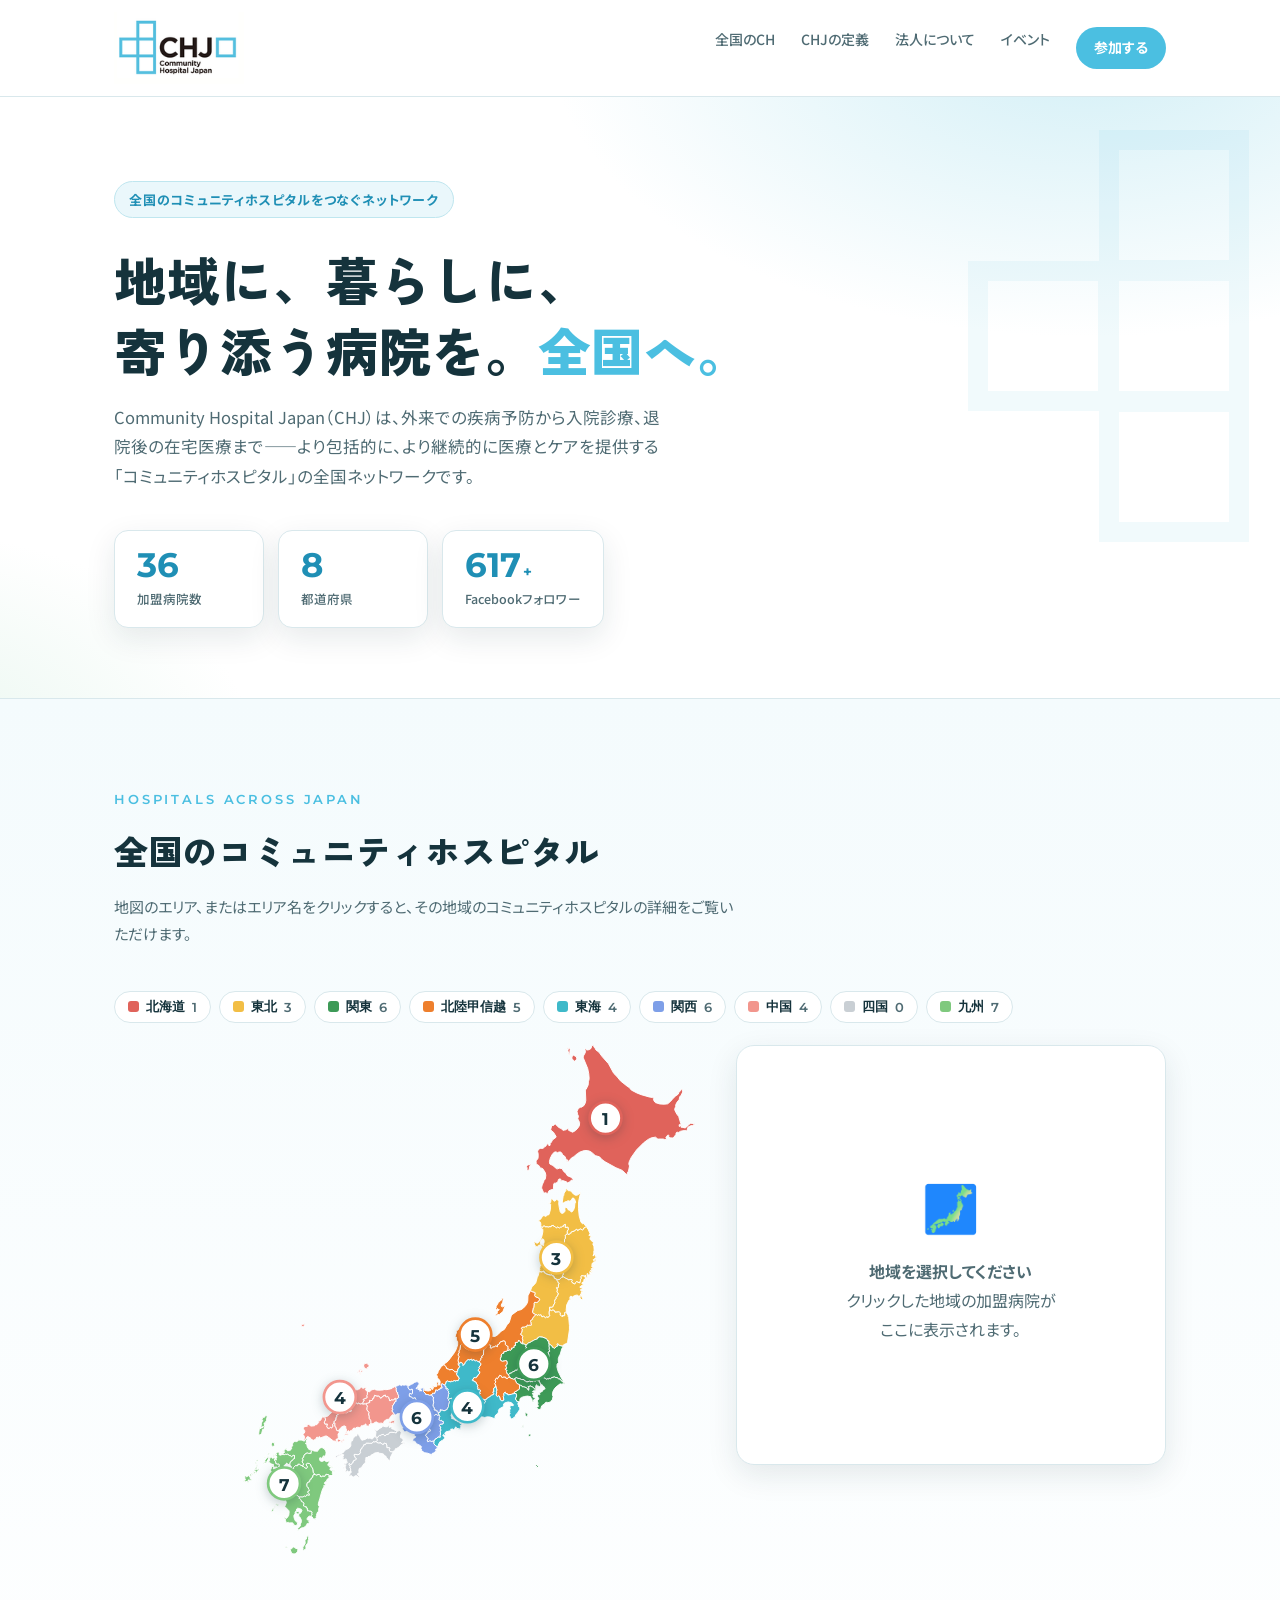
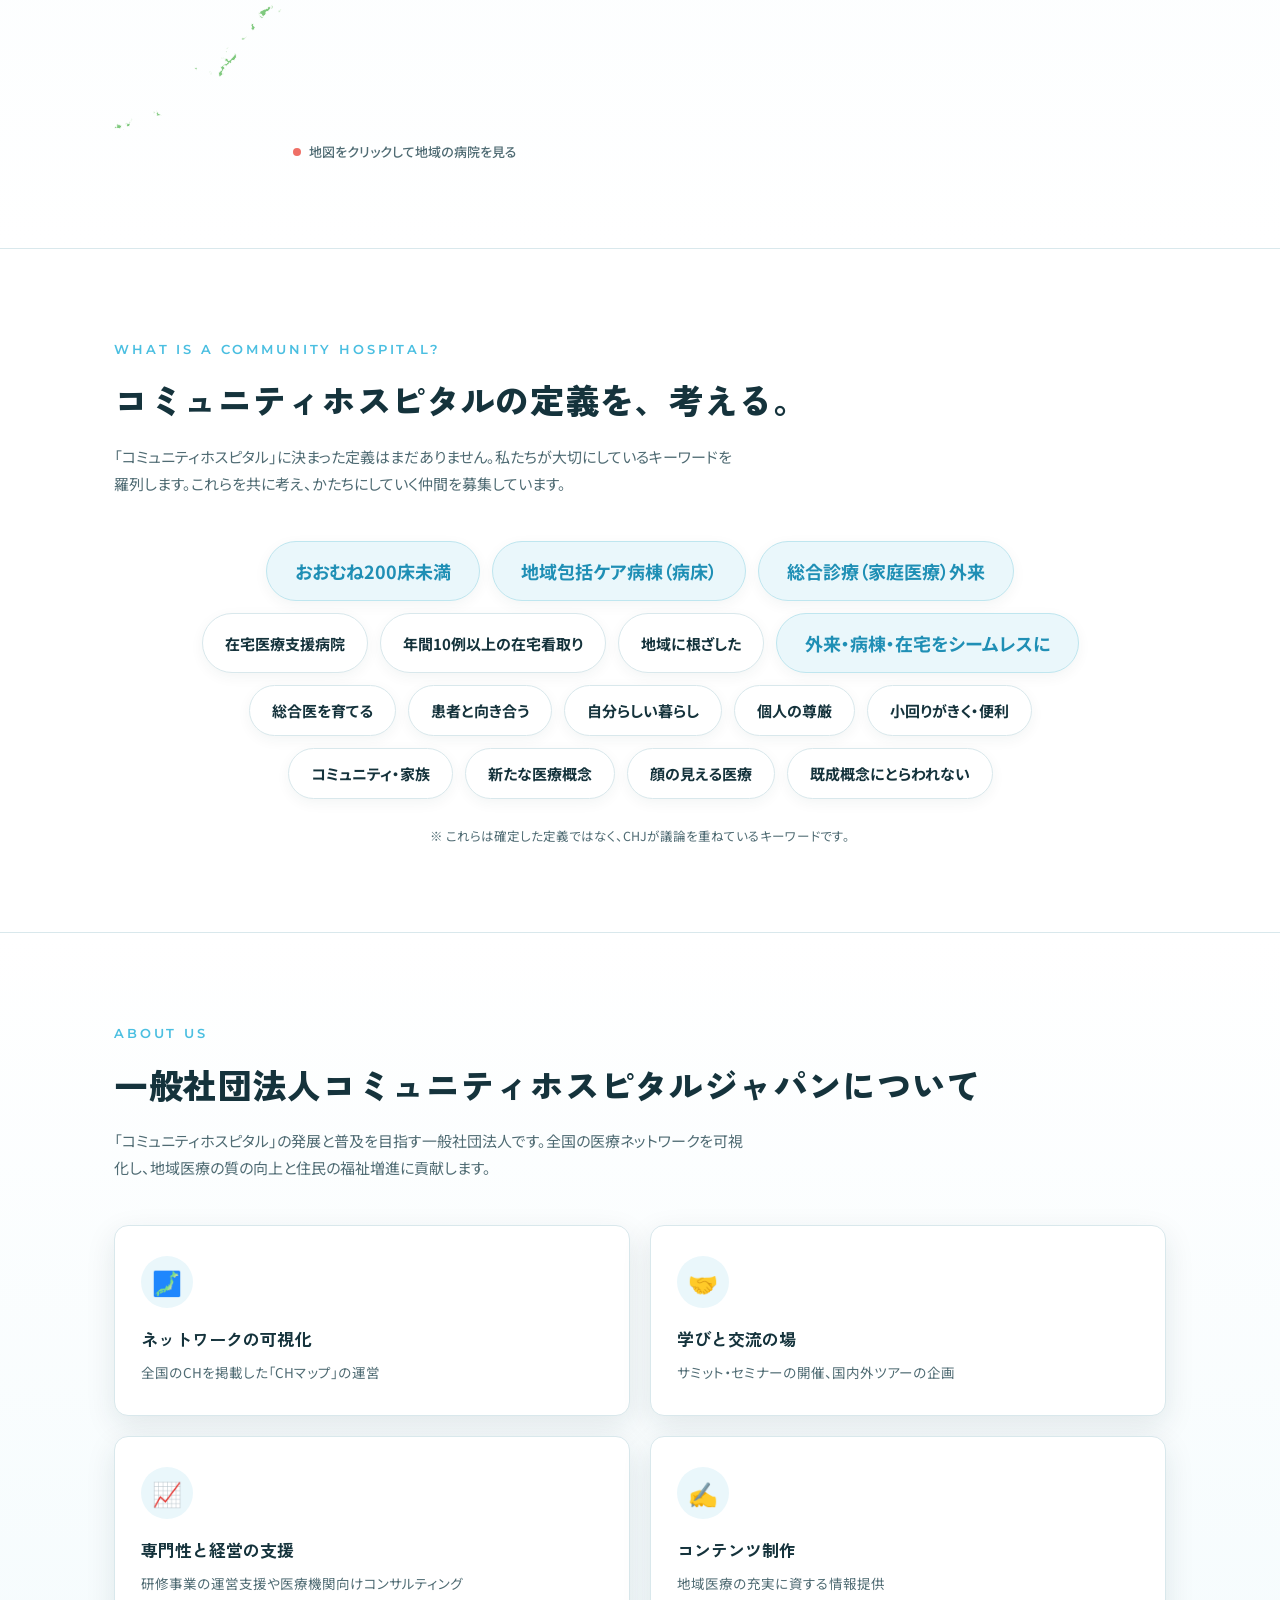
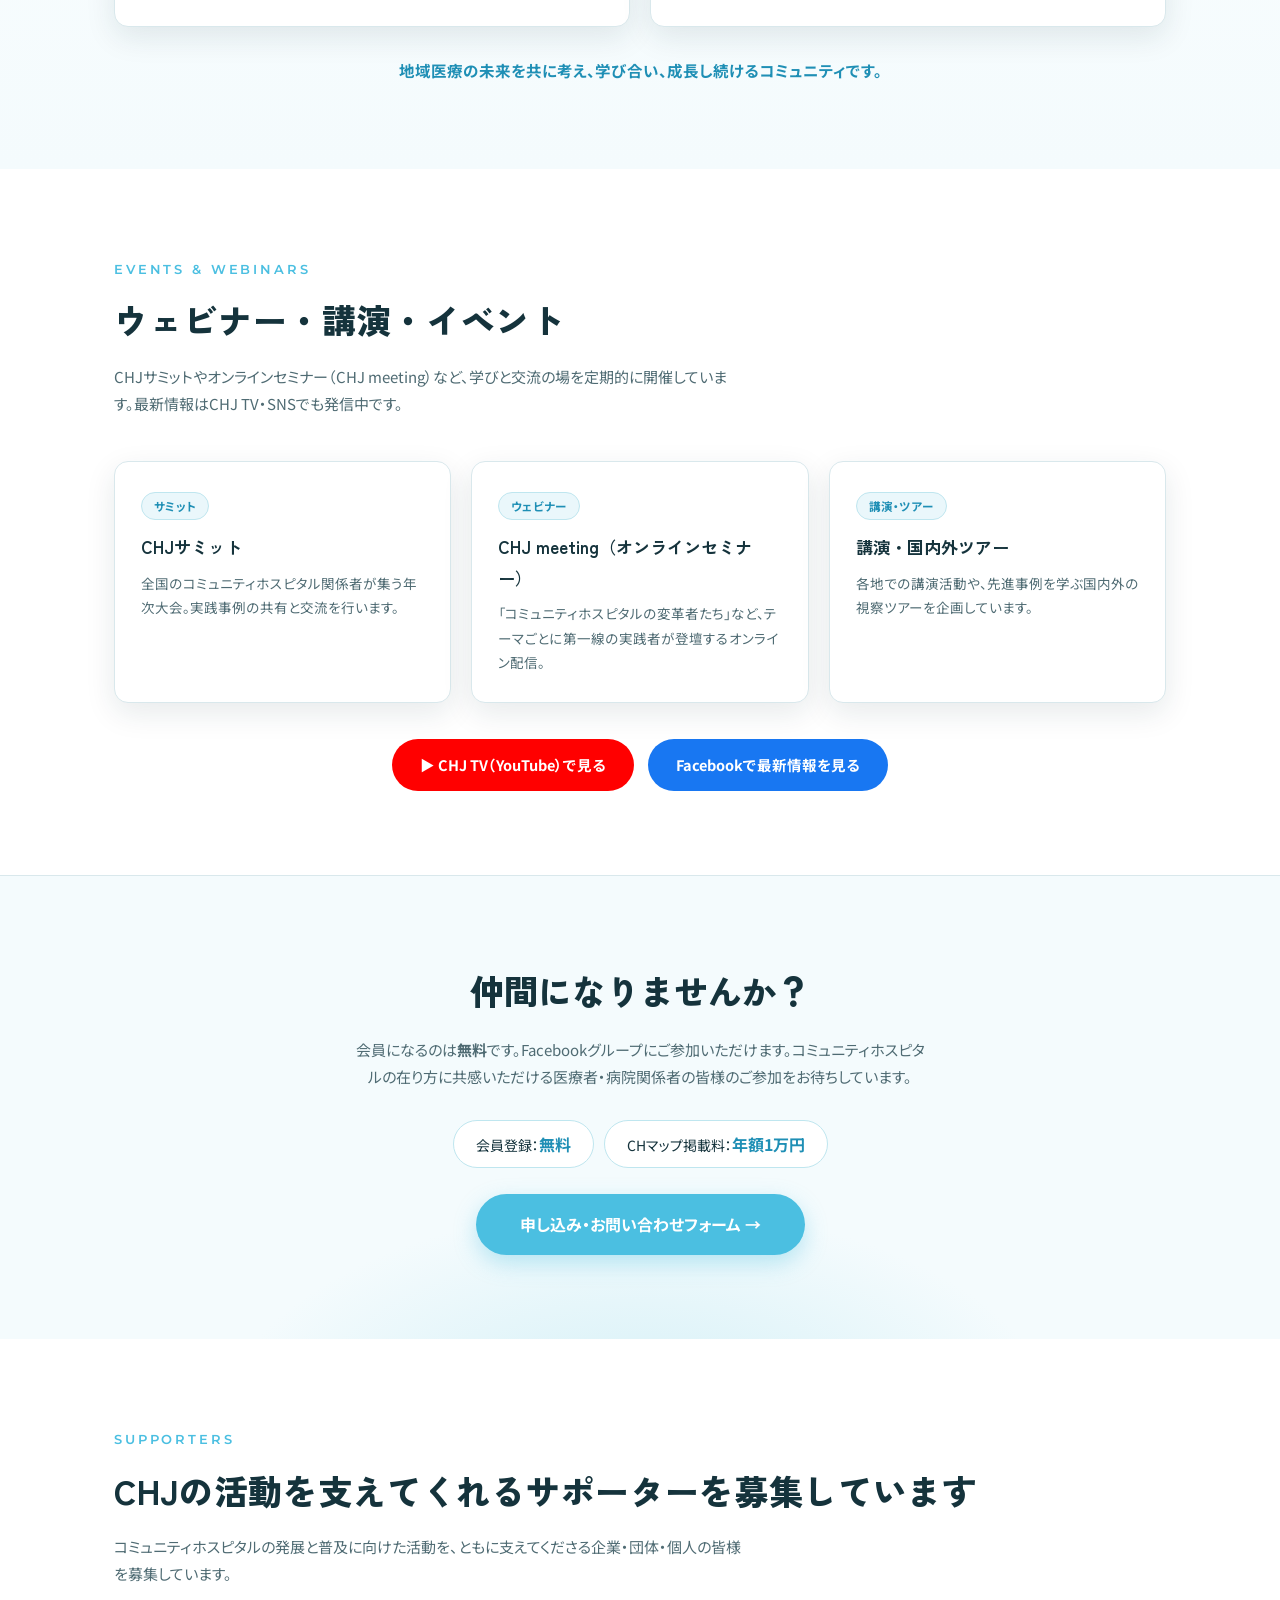
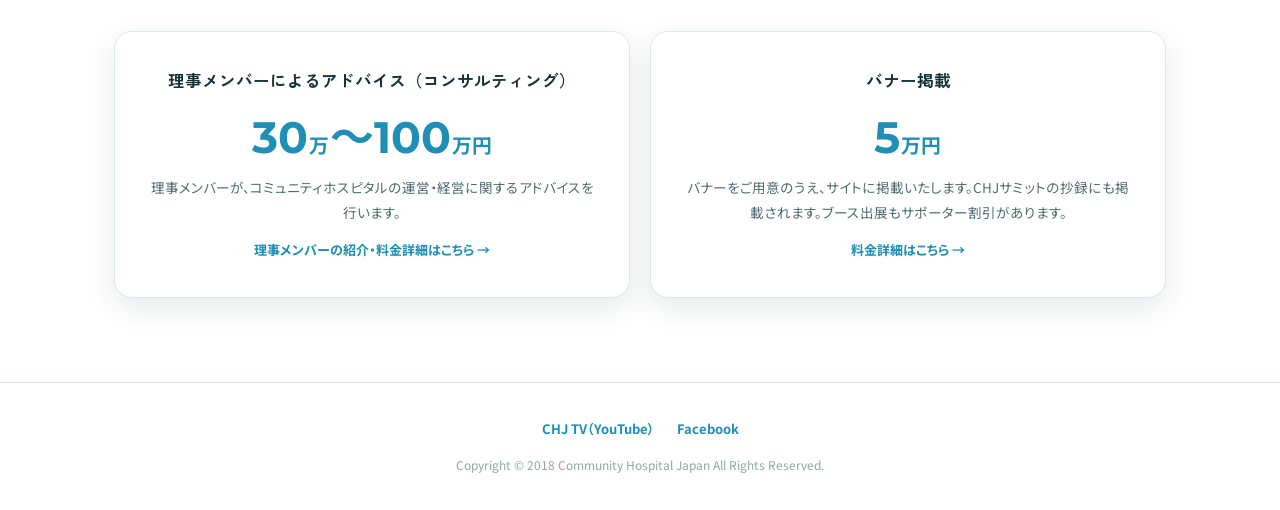
<file: chj_landing_page.html>
<!DOCTYPE html>
<html lang="ja">
<head>
<meta charset="UTF-8">
<meta name="viewport" content="width=device-width, initial-scale=1.0">
<title>Community Hospital Japan | 地域に根ざす病院のネットワーク</title>
<meta name="description" content="Community Hospital Japan（CHJ）は、地域包括ケアと総合診療を実践する全国のコミュニティホスピタルのネットワークです。">
<link rel="preconnect" href="https://fonts.googleapis.com">
<link rel="preconnect" href="https://fonts.gstatic.com" crossorigin>
<link href="https://fonts.googleapis.com/css2?family=Zen+Kaku+Gothic+New:wght@500;700;900&family=Noto+Sans+JP:wght@400;500;700&family=Montserrat:wght@600;700;800&display=swap" rel="stylesheet">
<style>
:root{
  --teal:#4BBFE1;
  --teal-deep:#1F8FB5;
  --teal-soft:#EAF7FB;
  --ink:#15333C;
  --ink-60:#4F6B73;
  --paper:#FFFFFF;
  --coral:#EF6F66;
  --line:#D9E8EC;
  --radius:14px;
  --shadow:0 10px 30px rgba(21,51,60,.10);
}
*{margin:0;padding:0;box-sizing:border-box}
html{scroll-behavior:smooth}
body{
  font-family:'Noto Sans JP',sans-serif;
  color:var(--ink);
  background:var(--paper);
  line-height:1.8;
  font-feature-settings:"palt";
}
h1,h2,h3,.disp{font-family:'Zen Kaku Gothic New','Noto Sans JP',sans-serif}
.num{font-family:'Montserrat','Noto Sans JP',sans-serif}
img{max-width:100%}
a{color:inherit}

/* ---------- header ---------- */
header{
  position:sticky;top:0;z-index:50;
  background:rgba(255,255,255,.92);backdrop-filter:blur(8px);
  border-bottom:1px solid var(--line);
}
.header-in{max-width:1100px;margin:0 auto;padding:12px 24px;display:flex;align-items:center;gap:14px}
.logo{display:flex;align-items:center;text-decoration:none}
.logo-img{height:72px;width:auto;display:block}
.logo-mark{width:34px;height:34px;display:grid;place-items:center}
.logo-text{line-height:1.2}
.logo-text b{font-size:18px;letter-spacing:.04em;display:block;font-family:'Montserrat',sans-serif}
.logo-text span{font-size:10.5px;color:var(--ink-60);letter-spacing:.02em}
nav{margin-left:auto;display:flex;gap:26px;font-size:14px;font-weight:500}
nav a{text-decoration:none;color:var(--ink-60);transition:color .2s}
nav a:hover{color:var(--teal-deep)}
.nav-cta{background:var(--teal);color:#fff!important;padding:8px 18px;border-radius:99px;font-weight:700}
.nav-cta:hover{background:var(--teal-deep)}
@media(max-width:760px){nav a:not(.nav-cta){display:none}}

/* ---------- hero ---------- */
.hero{
  position:relative;overflow:hidden;
  background:
    radial-gradient(900px 500px at 85% -10%, #D2EFF6 0%, transparent 60%),
    radial-gradient(700px 420px at -10% 110%, #E7F6EE 0%, transparent 55%),
    var(--paper);
}
.hero-in{max-width:1100px;margin:0 auto;padding:84px 24px 70px;position:relative}
.hero .eyebrow{
  display:inline-flex;align-items:center;gap:8px;
  font-size:13px;font-weight:700;color:var(--teal-deep);
  background:var(--teal-soft);border:1px solid #BFE6EF;
  padding:6px 14px;border-radius:99px;letter-spacing:.06em;
}
.hero h1{
  font-size:clamp(30px,5vw,52px);font-weight:900;line-height:1.35;
  margin:26px 0 18px;letter-spacing:.02em;
}
.hero h1 .accent{color:var(--teal);}
.hero p.lead{max-width:34em;color:var(--ink-60);font-size:clamp(14px,1.6vw,16.5px)}
.hero-stats{display:flex;flex-wrap:wrap;gap:14px;margin-top:38px}
.stat{
  background:#fff;border:1px solid var(--line);border-radius:var(--radius);
  padding:16px 22px;min-width:150px;box-shadow:var(--shadow);
}
.stat .v{font-size:34px;font-weight:700;color:var(--teal-deep);line-height:1.1}
.stat .v small{font-size:15px;font-weight:700;margin-left:2px}
.stat .l{font-size:12.5px;color:var(--ink-60);font-weight:500;margin-top:4px}
.hero-cross{position:absolute;right:-40px;top:30px;opacity:.07;pointer-events:none}
@media(max-width:760px){.hero-cross{display:none}}

/* ---------- sections ---------- */
section{padding:84px 0}
.sec-in{max-width:1100px;margin:0 auto;padding:0 24px}
.sec-head{margin-bottom:44px}
.sec-head .en{font-family:'Montserrat',sans-serif;font-size:13px;font-weight:600;letter-spacing:.22em;color:var(--teal);text-transform:uppercase}
.sec-head h2{font-size:clamp(24px,3.4vw,34px);font-weight:900;margin-top:8px;letter-spacing:.02em}
.sec-head p{color:var(--ink-60);margin-top:12px;max-width:42em;font-size:15px}

/* ---------- map section ---------- */
#map-section{background:linear-gradient(180deg,#F4FBFD 0%,#FFFFFF 100%);border-top:1px solid var(--line);border-bottom:1px solid var(--line)}
.map-wrap{display:grid;grid-template-columns:1.15fr .85fr;gap:40px;align-items:start}
@media(max-width:900px){.map-wrap{grid-template-columns:1fr}}
.map-box{position:relative}
.map-box svg{width:100%;height:auto;display:block}
.region{cursor:pointer;transition:filter .2s, opacity .2s}
.region path{stroke:#fff;stroke-width:.7;transition:fill .25s}
.region:hover{filter:brightness(1.08) saturate(1.15)}
.region.active{filter:brightness(1.05) saturate(1.3)}
.region.dim{opacity:.35}
.region:focus{outline:none}
.region:focus-visible{filter:brightness(1.1)}
.badge-g{pointer-events:none}
.badge-g circle{fill:#fff;stroke-width:2;filter:drop-shadow(0 2px 4px rgba(21,51,60,.25))}
.badge-g text{font-family:'Montserrat',sans-serif;font-weight:700;font-size:13px;fill:var(--ink);text-anchor:middle;dominant-baseline:central}
.map-hint{
  display:flex;align-items:center;gap:8px;justify-content:center;
  font-size:13px;color:var(--ink-60);margin-top:10px;font-weight:500;
}
.map-hint .dot{width:8px;height:8px;border-radius:50%;background:var(--coral);animation:pulse 1.6s infinite}
@keyframes pulse{0%,100%{transform:scale(1);opacity:1}50%{transform:scale(1.5);opacity:.5}}

/* legend chips */
.legend{display:flex;flex-wrap:wrap;gap:8px;margin-bottom:22px}
.chip{
  display:inline-flex;align-items:center;gap:7px;
  border:1px solid var(--line);background:#fff;border-radius:99px;
  padding:6px 13px;font-size:13px;font-weight:700;cursor:pointer;
  transition:all .2s;color:var(--ink);
}
.chip .sw{width:11px;height:11px;border-radius:3px}
.chip .ct{font-family:'Montserrat',sans-serif;color:var(--ink-60);font-weight:600}
.chip:hover{border-color:var(--teal);transform:translateY(-1px)}
.chip.active{background:var(--ink);color:#fff;border-color:var(--ink)}
.chip.active .ct{color:#cfe6ec}

/* detail panel */
.panel{
  background:#fff;border:1px solid var(--line);border-radius:18px;
  box-shadow:var(--shadow);padding:28px;min-height:420px;
  position:sticky;top:90px;
}
.panel-empty{display:flex;flex-direction:column;align-items:center;justify-content:center;text-align:center;min-height:360px;color:var(--ink-60)}
.panel-empty .big{font-size:46px;margin-bottom:10px}
.panel-head{display:flex;align-items:center;gap:12px;margin-bottom:6px}
.panel-head .sw{width:16px;height:16px;border-radius:5px;flex:none}
.panel-head h3{font-size:24px;font-weight:900}
.panel-sub{font-size:13px;color:var(--ink-60);margin-bottom:18px}
.panel-sub b{color:var(--teal-deep);font-family:'Montserrat',sans-serif;font-size:16px}
.hosp-list{display:flex;flex-direction:column;gap:12px;max-height:430px;overflow:auto;padding-right:4px}
.hosp{
  border:1px solid var(--line);border-radius:12px;padding:14px 16px;
  transition:border-color .2s, box-shadow .2s;background:#FDFEFF;
}
.hosp:hover{border-color:var(--teal);box-shadow:0 4px 14px rgba(75,191,225,.12)}
.hosp .name{font-weight:700;font-size:15.5px;display:flex;align-items:center;gap:8px;flex-wrap:wrap}
.hosp .name-link{color:var(--teal-deep);text-decoration:none;border-bottom:1.5px solid #BFE6EF}
.hosp .name-link:hover{border-bottom-color:var(--teal-deep)}
.hosp .pref{font-size:11.5px;font-weight:700;color:var(--teal-deep);background:var(--teal-soft);border-radius:6px;padding:2px 8px}
.hosp .desc{font-size:13px;color:var(--ink-60);margin-top:6px;line-height:1.7}
.feat-row{display:flex;flex-wrap:wrap;gap:7px;margin-top:10px}
.feat{display:inline-flex;align-items:center;gap:5px;background:color-mix(in srgb, var(--fc) 12%, #fff);border:1px solid color-mix(in srgb, var(--fc) 35%, #fff);border-radius:8px;padding:4px 10px 4px 8px;font-size:11.5px;font-weight:700;color:var(--fc)}
.feat svg{width:14px;height:14px;fill:var(--fc);flex:none}
.hosp-video{margin-top:10px}
.hosp-video iframe{width:100%;aspect-ratio:16/9;border:0;border-radius:10px;display:block;background:#000}
.sns-row{display:flex;flex-wrap:wrap;gap:6px;margin-top:10px}
.sns-link{
  font-size:11.5px;font-weight:700;color:var(--teal-deep);text-decoration:none;
  border:1px solid #BFE6EF;background:var(--teal-soft);border-radius:99px;padding:3px 11px;
  transition:background .2s;
}
.sns-link:hover{background:#D6F0F7}
.hosp a.site{font-size:12.5px;color:var(--teal-deep);font-weight:700;text-decoration:none;display:inline-block;margin-top:8px}
.hosp a.site:hover{text-decoration:underline}
.panel-note{font-size:11.5px;color:#8FA6AC;margin-top:14px}

/* ---------- definition ---------- */
.kw-cloud{display:flex;flex-wrap:wrap;gap:12px;justify-content:center;max-width:920px;margin:0 auto}
.kw{
  display:inline-flex;align-items:center;font-weight:700;
  background:#fff;border:1.5px solid var(--line);border-radius:99px;
  padding:11px 22px;font-size:15px;color:var(--ink);box-shadow:0 4px 14px rgba(21,51,60,.05);
  transition:transform .2s, border-color .2s, color .2s;
}
.kw:hover{transform:translateY(-2px);border-color:var(--teal);color:var(--teal-deep)}
.kw-lg{font-size:18px;padding:13px 28px;background:var(--teal-soft);border-color:#BFE6EF;color:var(--teal-deep)}
.kw-note{text-align:center;color:var(--ink-60);font-size:12.5px;margin-top:26px}
.def-grid{display:grid;grid-template-columns:repeat(3,1fr);gap:20px}
@media(max-width:760px){.def-grid{grid-template-columns:1fr}}
.def-card{
  background:#fff;border:1px solid var(--line);border-radius:var(--radius);
  padding:30px 26px;box-shadow:var(--shadow);display:flex;flex-direction:column;gap:16px;align-items:flex-start;
}
.def-ico{
  flex:none;width:52px;height:52px;border-radius:50%;
  background:var(--teal-soft);display:grid;place-items:center;font-size:24px;
}
.def-card h3{font-size:17px;font-weight:700;margin-bottom:6px}
.def-card p{font-size:13.5px;color:var(--ink-60)}

/* ---------- about ---------- */
#about{background:linear-gradient(180deg,#FFFFFF 0%,#F4FBFD 100%);border-top:1px solid var(--line)}
.about-grid{display:grid;grid-template-columns:repeat(2,1fr);gap:20px}
@media(max-width:760px){.about-grid{grid-template-columns:1fr}}
.about-close{margin-top:30px;font-weight:700;color:var(--teal-deep);font-size:15.5px;text-align:center}
/* ---------- events ---------- */
.event-list{display:grid;grid-template-columns:repeat(3,1fr);gap:20px}
@media(max-width:900px){.event-list{grid-template-columns:1fr}}
.event-card{
  background:#fff;border:1px solid var(--line);border-radius:var(--radius);
  padding:28px 26px;box-shadow:var(--shadow);transition:transform .2s, border-color .2s;
}
.event-card:hover{transform:translateY(-3px);border-color:var(--teal)}
.event-tag{display:inline-block;font-size:11.5px;font-weight:700;color:var(--teal-deep);background:var(--teal-soft);border:1px solid #BFE6EF;border-radius:99px;padding:3px 12px;margin-bottom:12px}
.event-card h3{font-size:17px;font-weight:700;margin-bottom:8px}
.event-card p{font-size:13.5px;color:var(--ink-60)}
.event-media{display:flex;flex-wrap:wrap;gap:14px;justify-content:center;margin-top:36px}
.media-btn{display:inline-flex;align-items:center;gap:8px;text-decoration:none;font-weight:700;font-size:14.5px;padding:13px 28px;border-radius:99px;transition:transform .2s, opacity .2s}
.media-btn:hover{transform:translateY(-2px)}
.media-btn.yt{background:#FF0000;color:#fff}
.media-btn.fb{background:#1877F2;color:#fff}

/* ---------- supporter ---------- */
.plan-grid{display:grid;grid-template-columns:repeat(2,1fr);gap:20px}
@media(max-width:760px){.plan-grid{grid-template-columns:1fr}}
.plan-card{
  background:#fff;border:1px solid var(--line);border-radius:18px;
  padding:34px 30px;box-shadow:var(--shadow);text-align:center;
  transition:border-color .2s, transform .2s;
}
.plan-card:hover{border-color:var(--teal);transform:translateY(-3px)}
.plan-name{font-family:'Zen Kaku Gothic New',sans-serif;font-weight:700;font-size:16.5px;margin-bottom:14px}
.plan-price{color:var(--teal-deep);font-weight:700;font-size:44px;line-height:1.1;margin-bottom:14px}
.plan-price .unit{font-size:.45em;font-weight:700;margin:0 1px}
.plan-desc{font-size:13.5px;color:var(--ink-60)}
.plan-link{display:inline-block;margin-top:14px;font-size:13px;font-weight:700;color:var(--teal-deep);text-decoration:none}
.plan-link:hover{text-decoration:underline}
.chip-row{display:flex;justify-content:center;gap:10px;flex-wrap:wrap;margin-bottom:26px}
.price-chip{
  display:inline-block;background:#fff;border:1px solid #BFE6EF;border-radius:99px;
  padding:9px 22px;font-size:14px;color:var(--ink);
}
.price-chip b{color:var(--teal-deep);font-size:16px}

/* ---------- CTA ---------- */
.cta{
  text-align:center;
  background:
    radial-gradient(600px 320px at 50% 120%, #D2EFF6 0%, transparent 70%),
    #F4FBFD;
  border-top:1px solid var(--line);
}
.cta h2{font-size:clamp(24px,3.4vw,34px);font-weight:900;margin-bottom:14px}
.cta p{color:var(--ink-60);max-width:38em;margin:0 auto 30px;font-size:15px}
.btn{
  display:inline-block;background:var(--teal);color:#fff;text-decoration:none;
  font-weight:700;font-size:16px;padding:16px 44px;border-radius:99px;
  box-shadow:0 8px 22px rgba(75,191,225,.35);transition:transform .2s, background .2s;
}
.btn:hover{background:var(--teal-deep);transform:translateY(-2px)}

footer{padding:34px 24px;text-align:center;font-size:12px;color:#8FA6AC;border-top:1px solid var(--line)}
.footer-sns{display:flex;gap:22px;justify-content:center;margin-bottom:14px}
.footer-sns a{color:var(--teal-deep);font-weight:700;font-size:13px;text-decoration:none}
.footer-sns a:hover{text-decoration:underline}
@media(prefers-reduced-motion:reduce){*{animation:none!important;transition:none!important}}
</style>
</head>
<body>

<header>
  <div class="header-in">
    <a class="logo" href="#">
      <img src="[data-uri]" alt="CHJ Community Hospital Japan" class="logo-img">
    </a>
    <nav>
      <a href="#map-section">全国のCH</a>
      <a href="#definition">CHJの定義</a>
      <a href="#about">法人について</a>
      <a href="#events">イベント</a>
      <a class="nav-cta" href="#join">参加する</a>
    </nav>
  </div>
</header>

<!-- ================= HERO ================= -->
<div class="hero">
  <div class="hero-in">
    <span class="eyebrow">全国のコミュニティホスピタルをつなぐネットワーク</span>
    <h1>地域に、暮らしに、<br>寄り添う病院を。<span class="accent">全国へ。</span></h1>
    <p class="lead">Community Hospital Japan（CHJ）は、外来での疾病予防から入院診療、退院後の在宅医療まで——より包括的に、より継続的に医療とケアを提供する「コミュニティホスピタル」の全国ネットワークです。</p>
    <div class="hero-stats">
      <div class="stat"><div class="v num" id="stat-total">36</div><div class="l">加盟病院数</div></div>
      <div class="stat"><div class="v num" id="stat-regions">8</div><div class="l">都道府県</div></div>
      <div class="stat"><div class="v num">617<small>+</small></div><div class="l">Facebookフォロワー</div></div>
    </div>
  </div>
  <svg class="hero-cross" width="420" height="420" viewBox="0 0 29 42" aria-hidden="true">
    <g fill="none" stroke="#4BBFE1" stroke-width="2">
      <rect x="14.4" y="1.3" width="13" height="13"/>
      <rect x="1.3" y="14.4" width="13" height="13"/>
      <rect x="14.4" y="14.4" width="13" height="13"/>
      <rect x="14.4" y="27.5" width="13" height="13"/>
    </g>
  </svg>
</div>

<!-- ================= MAP ================= -->
<section id="map-section">
  <div class="sec-in">
    <div class="sec-head">
      <span class="en">Hospitals across Japan</span>
      <h2>全国のコミュニティホスピタル</h2>
      <p>地図のエリア、またはエリア名をクリックすると、その地域のコミュニティホスピタルの詳細をご覧いただけます。</p>
    </div>

    <div class="legend" id="legend" role="tablist" aria-label="地域を選択"></div>

    <div class="map-wrap">
      <div class="map-box">
        <svg id="japan-map" viewBox="0 0 438 516" role="img" aria-label="日本地図（クリックで地域の病院を表示）"></svg>
        <div class="map-hint"><span class="dot"></span>地図をクリックして地域の病院を見る</div>
      </div>

      <aside class="panel" id="panel" aria-live="polite">
        <div class="panel-empty">
          <div class="big">🗾</div>
          <p><b>地域を選択してください</b><br>クリックした地域の加盟病院が<br>ここに表示されます。</p>
        </div>
      </aside>
    </div>
  </div>
</section>

<!-- ================= DEFINITION ================= -->
<section id="definition">
  <div class="sec-in">
    <div class="sec-head">
      <span class="en">What is a Community Hospital?</span>
      <h2>コミュニティホスピタルの定義を、考える。</h2>
      <p>「コミュニティホスピタル」に決まった定義はまだありません。私たちが大切にしているキーワードを羅列します。これらを共に考え、かたちにしていく仲間を募集しています。</p>
    </div>
    <div class="kw-cloud">
      <span class="kw kw-lg">おおむね200床未満</span>
      <span class="kw kw-lg">地域包括ケア病棟（病床）</span>
      <span class="kw kw-lg">総合診療（家庭医療）外来</span>
      <span class="kw">在宅医療支援病院</span>
      <span class="kw">年間10例以上の在宅看取り</span>
      <span class="kw">地域に根ざした</span>
      <span class="kw kw-lg">外来・病棟・在宅をシームレスに</span>
      <span class="kw">総合医を育てる</span>
      <span class="kw">患者と向き合う</span>
      <span class="kw">自分らしい暮らし</span>
      <span class="kw">個人の尊厳</span>
      <span class="kw">小回りがきく・便利</span>
      <span class="kw">コミュニティ・家族</span>
      <span class="kw">新たな医療概念</span>
      <span class="kw">顔の見える医療</span>
      <span class="kw">既成概念にとらわれない</span>
    </div>
    <p class="kw-note">※ これらは確定した定義ではなく、CHJが議論を重ねているキーワードです。</p>
  </div>
</section>

<!-- ================= ABOUT ================= -->
<section id="about">
  <div class="sec-in">
    <div class="sec-head">
      <span class="en">About us</span>
      <h2>一般社団法人コミュニティホスピタルジャパンについて</h2>
      <p>「コミュニティホスピタル」の発展と普及を目指す一般社団法人です。全国の医療ネットワークを可視化し、地域医療の質の向上と住民の福祉増進に貢献します。</p>
    </div>
    <div class="about-grid">
      <div class="def-card"><div class="def-ico">🗾</div><div><h3>ネットワークの可視化</h3><p>全国のCHを掲載した「CHマップ」の運営</p></div></div>
      <div class="def-card"><div class="def-ico">🤝</div><div><h3>学びと交流の場</h3><p>サミット・セミナーの開催、国内外ツアーの企画</p></div></div>
      <div class="def-card"><div class="def-ico">📈</div><div><h3>専門性と経営の支援</h3><p>研修事業の運営支援や医療機関向けコンサルティング</p></div></div>
      <div class="def-card"><div class="def-ico">✍️</div><div><h3>コンテンツ制作</h3><p>地域医療の充実に資する情報提供</p></div></div>
    </div>
    <p class="about-close">地域医療の未来を共に考え、学び合い、成長し続けるコミュニティです。</p>
  </div>
</section>

<!-- ================= EVENTS ================= -->
<section id="events">
  <div class="sec-in">
    <div class="sec-head">
      <span class="en">Events & Webinars</span>
      <h2>ウェビナー・講演・イベント</h2>
      <p>CHJサミットやオンラインセミナー（CHJ meeting）など、学びと交流の場を定期的に開催しています。最新情報はCHJ TV・SNSでも発信中です。</p>
    </div>
    <div class="event-list">
      <div class="event-card">
        <div class="event-tag">サミット</div>
        <h3>CHJサミット</h3>
        <p>全国のコミュニティホスピタル関係者が集う年次大会。実践事例の共有と交流を行います。</p>
      </div>
      <div class="event-card">
        <div class="event-tag">ウェビナー</div>
        <h3>CHJ meeting（オンラインセミナー）</h3>
        <p>「コミュニティホスピタルの変革者たち」など、テーマごとに第一線の実践者が登壇するオンライン配信。</p>
      </div>
      <div class="event-card">
        <div class="event-tag">講演・ツアー</div>
        <h3>講演・国内外ツアー</h3>
        <p>各地での講演活動や、先進事例を学ぶ国内外の視察ツアーを企画しています。</p>
      </div>
    </div>
    <div class="event-media">
      <a class="media-btn yt" href="https://www.youtube.com/@CHJ2017" target="_blank" rel="noopener">▶ CHJ TV（YouTube）で見る</a>
      <a class="media-btn fb" href="https://www.facebook.com/p/Community-Hospital-Japan-100057245357723/" target="_blank" rel="noopener">Facebookで最新情報を見る</a>
    </div>
  </div>
</section>

<!-- ================= CTA ================= -->
<section class="cta" id="join">
  <div class="sec-in">
    <h2>仲間になりませんか？</h2>
    <p>会員になるのは<b>無料</b>です。Facebookグループにご参加いただけます。コミュニティホスピタルの在り方に共感いただける医療者・病院関係者の皆様のご参加をお待ちしています。</p>
    <div class="chip-row">
      <div class="price-chip">会員登録：<b>無料</b></div>
      <div class="price-chip">CHマップ掲載料：<b>年額1万円</b></div>
    </div>
    <a class="btn" href="https://docs.google.com/forms/d/e/XXXXXXXXXXXX/viewform" target="_blank" rel="noopener">申し込み・お問い合わせフォーム →</a>
  </div>
</section>

<!-- ================= SUPPORTER ================= -->
<section id="supporter">
  <div class="sec-in">
    <div class="sec-head">
      <span class="en">Supporters</span>
      <h2>CHJの活動を支えてくれるサポーターを募集しています</h2>
      <p>コミュニティホスピタルの発展と普及に向けた活動を、ともに支えてくださる企業・団体・個人の皆様を募集しています。</p>
    </div>
    <div class="plan-grid">
      <div class="plan-card">
        <div class="plan-name">理事メンバーによるアドバイス（コンサルティング）</div>
        <div class="plan-price"><span class="num">30<span class="unit">万</span>〜100<span class="unit">万円</span></span></div>
        <p class="plan-desc">理事メンバーが、コミュニティホスピタルの運営・経営に関するアドバイスを行います。</p>
        <a class="plan-link" href="chj_supporter.html">理事メンバーの紹介・料金詳細はこちら →</a>
      </div>
      <div class="plan-card">
        <div class="plan-name">バナー掲載</div>
        <div class="plan-price"><span class="num">5<span class="unit">万円</span></span></div>
        <p class="plan-desc">バナーをご用意のうえ、サイトに掲載いたします。CHJサミットの抄録にも掲載されます。ブース出展もサポーター割引があります。</p>
        <a class="plan-link" href="chj_supporter.html">料金詳細はこちら →</a>
      </div>
    </div>
  </div>
</section>


<footer>
  <div class="footer-sns">
    <a href="https://www.youtube.com/@CHJ2017" target="_blank" rel="noopener">CHJ TV（YouTube）</a>
    <a href="https://www.facebook.com/p/Community-Hospital-Japan-100057245357723/" target="_blank" rel="noopener">Facebook</a>
  </div>
  <div>Copyright © 2018 Community Hospital Japan All Rights Reserved.</div>
</footer>

<script>
/* =====================================================================
   ▼▼ 病院データ（ここを編集してください） ▼▼
   各地域の hospitals 配列に病院を追加・修正できます。
   name: 病院名 / pref: 都道府県 / desc: 紹介文 / url: 公式サイト(任意)
   「（サンプル）」の項目は実際の加盟病院名に差し替えてください。
   ===================================================================== */
const REGION_DATA = {
  hokkaido: { label:"北海道", color:"#E0635B",
    hospitals:[
      {name:"○○病院（サンプル）", pref:"北海道", desc:"地域包括ケア病棟を有し、在宅医療に取り組む病院です。", url:""}
    ]},
  tohoku: { label:"東北", color:"#F2BE45",
    hospitals:[
      {name:"○○病院（サンプル）", pref:"宮城県", desc:"総合診療外来と在宅看取りを実践しています。", url:""},
      {name:"○○病院（サンプル）", pref:"山形県", desc:"地域に根ざした包括的な医療を提供しています。", url:""},
      {name:"○○病院（サンプル）", pref:"福島県", desc:"外来から在宅まで切れ目ないケアを行っています。", url:""}
    ]},
  kanto: { label:"関東", color:"#3D9A57",
    hospitals:[
      {name:"○○病院（サンプル）", pref:"東京都", desc:"都市部で地域包括ケアを実践するコミュニティホスピタルです。", url:""},
      {name:"○○病院（サンプル）", pref:"神奈川県", desc:"家庭医療外来を中心に地域の健康を支えています。", url:""},
      {name:"○○病院（サンプル）", pref:"千葉県", desc:"在宅医療支援病院として年間多数の在宅看取りを実践。", url:""},
      {name:"○○病院（サンプル）", pref:"埼玉県", desc:"地域包括ケア病棟を有する地域密着型の病院です。", url:""},
      {name:"○○病院（サンプル）", pref:"茨城県", desc:"総合診療を志向する医師による外来を行っています。", url:""},
      {name:"○○病院（サンプル）", pref:"栃木県", desc:"予防から看取りまで、暮らしに寄り添う医療を提供。", url:""}
    ]},
  hokushinetsu: { label:"北陸甲信越", color:"#EE7F2D",
    hospitals:[
      {name:"○○病院（サンプル）", pref:"新潟県", desc:"地域包括ケア病棟を有する在宅医療支援病院です。", url:""},
      {name:"○○病院（サンプル）", pref:"長野県", desc:"総合診療外来と在宅医療に力を入れています。", url:""},
      {name:"○○病院（サンプル）", pref:"石川県", desc:"地域に根ざした包括的・継続的な医療を実践。", url:""},
      {name:"○○病院（サンプル）", pref:"富山県", desc:"在宅看取りを積極的に行うコミュニティホスピタル。", url:""},
      {name:"○○病院（サンプル）", pref:"山梨県", desc:"外来・入院・在宅を一体的に支える病院です。", url:""}
    ]},
  tokai: { label:"東海", color:"#3FB9C9",
    hospitals:[
      {name:"豊田地域医療センター", pref:"愛知県", desc:"愛知県豊田市の190床の病院。総合診療を軸に、外来・病棟・在宅をシームレスにつなぐコミュニティホスピタルの先駆的モデル。リハビリ・介護・福祉までワンストップで提供しています。", url:"https://www.toyotachiiki-mc.or.jp/",
        features:["outpatient","ward","home","rehab","care"]},
      {name:"掛川東病院", pref:"静岡県", desc:"CHJサミットをサポートする、地域包括ケアを実践するコミュニティホスピタルです。", url:""},
      {name:"○○病院（サンプル）", pref:"愛知県", desc:"総合診療外来を有する地域密着型の病院です。", url:""},
      {name:"○○病院（サンプル）", pref:"岐阜県", desc:"在宅医療支援病院として地域の暮らしを支えています。", url:""}
    ]},
  kansai: { label:"関西", color:"#7E9FE8",
    hospitals:[
      {name:"川崎在宅クリニック", pref:"兵庫県", desc:"神戸市の医療法人川崎病院の在宅医療部門。総合診療医を中心に、小児から高齢者まで在宅での訪問診療・看取りを実践しています。", url:"https://www.kawasaki-hospital-kobe.or.jp/department/all/kawasakizaitakuclinic/",
        features:["home","outpatient","pediatric"]},
      {name:"○○病院（サンプル）", pref:"大阪府", desc:"都市型コミュニティホスピタルとして在宅医療を推進。", url:""},
      {name:"○○病院（サンプル）", pref:"京都府", desc:"家庭医療を軸に、地域包括ケアを実践しています。", url:""},
      {name:"○○病院（サンプル）", pref:"兵庫県", desc:"外来から在宅看取りまで切れ目ない医療を提供。", url:""},
      {name:"○○病院（サンプル）", pref:"奈良県", desc:"地域包括ケア病棟を有する200床未満の病院です。", url:""},
      {name:"○○病院（サンプル）", pref:"滋賀県", desc:"総合診療を志向する医師の外来を行っています。", url:""}
    ]},
  chugoku: { label:"中国", color:"#F2968D",
    hospitals:[
      {name:"光輝病院", pref:"山口県", desc:"山口県平生町の212床の病院。医療と介護が一体となったコミュニティホスピタルとして、病院・介護医療院・在宅医療を通じて地域の暮らしを支えています。", url:"https://koukikai-group.or.jp/",
        features:["ward","home","outpatient","rehab","care"]},
      {name:"○○病院（サンプル）", pref:"広島県", desc:"地域に根ざした包括的な医療とケアを提供しています。", url:""},
      {name:"○○病院（サンプル）", pref:"岡山県", desc:"在宅医療支援病院として在宅看取りを実践。", url:""},
      {name:"○○病院（サンプル）", pref:"山口県", desc:"総合診療外来と地域包括ケア病棟を有しています。", url:""}
    ]},
  shikoku: { label:"四国", color:"#C9CFD4",
    hospitals:[]},
  kyushu: { label:"九州", color:"#7FC97E",
    hospitals:[
      {name:"頴田病院", pref:"福岡県", desc:"日本で初めて「コミュニティホスピタル」と定義された病院。CHJ発祥の地として、総合診療・在宅医療を実践。YouTube「かいたラジオ」で地域医療について発信しています。", url:"https://www.kaita-hospital.jp/",
        features:["ward","home","outpatient","social"],
        youtube:"https://www.youtube-nocookie.com/embed/videoseries?list=UU04UCjHYeLEFht1hvNlaIkg",
        sns:[
          {label:"YouTube", url:"https://www.youtube.com/@kaitaradio"},
          {label:"公式LINE", url:"https://lin.ee/3x7yigs"},
          {label:"ブログ", url:"https://ameblo.jp/kaitahp/"}
        ]},
      {name:"谷田病院", pref:"熊本県", desc:"熊本県甲佐町の内科・総合診療科・コミュニティホスピタル。YouTube「やつだチャンネル」をはじめSNSで積極的に情報発信しています。", url:"https://www.yatsuda-kai.jp/",
        features:["ward","home","outpatient","social","agri"],
        youtube:"https://www.youtube-nocookie.com/embed/IQVh_nOhuaU",
        sns:[
          {label:"YouTube", url:"https://www.youtube.com/@yatsuda"},
          {label:"Instagram", url:"https://www.instagram.com/yatsudahospital/"},
          {label:"X", url:"https://x.com/yatsudahospital"},
          {label:"TikTok", url:"https://www.tiktok.com/@yadda_san"},
          {label:"Facebook", url:"https://www.facebook.com/yatsuda.hp/"},
          {label:"公式LINE", url:"https://lin.ee/npiR3RT"}
        ]},
      {name:"済生会みすみ病院", pref:"熊本県", desc:"宇城・上天草地域の中核病院（128床）。外来から入院・リハビリ・在宅介護までトータルでサポートし、済生会熊本病院とIT連携した地域医療を実践しています。", url:"https://www.sk-misumi.jp/",
        features:["outpatient","ward","home","rehab","care"]},
      {name:"○○病院（サンプル）", pref:"福岡県", desc:"家庭医療外来を中心に地域の健康を支えています。", url:""},
      {name:"○○病院（サンプル）", pref:"大分県", desc:"年間10例以上の在宅看取りを実践しています。", url:""},
      {name:"○○病院（サンプル）", pref:"鹿児島県", desc:"予防から看取りまで、暮らしに寄り添う医療を提供。", url:""},
      {name:"○○病院（サンプル）", pref:"沖縄県", desc:"地域に根ざしたコミュニティホスピタルです。", url:""}
    ]}
};
/* ▲▲ 病院データここまで ▲▲ */

/* 病院の機能アイコン定義（SVGパス入りで凡例にも使用） */
const FEATURES = {
  ward:       {label:"病棟",     color:"#3FA9D6", svg:'<path d="M4 21V8l8-5 8 5v13h-5v-6H9v6H4z"/>'},
  home:       {label:"在宅",     color:"#3DB57A", svg:'<path d="M3 11l9-7 9 7v9a1 1 0 0 1-1 1h-5v-6H9v6H4a1 1 0 0 1-1-1v-9z"/>'},
  outpatient: {label:"外来",     color:"#F2A33C", svg:'<path d="M12 2a3 3 0 0 1 3 3v2h2a3 3 0 0 1 3 3 5 5 0 0 1-5 5h-1v2a3 3 0 1 1-6 0v-1a4 4 0 0 1-4-4V8a3 3 0 0 1 3-3h2V5a3 3 0 0 1 3-3z"/>'},
  social:     {label:"社会的処方", color:"#E36C9E", svg:'<path d="M12 21s-7-4.5-9.5-9A5.2 5.2 0 0 1 12 6a5.2 5.2 0 0 1 9.5 6c-2.5 4.5-9.5 9-9.5 9z"/>'},
  agri:       {label:"農業",     color:"#7CB342", svg:'<path d="M12 22c5-1 8-5 8-10 0-1-1-2-2-2-3 0-5 2-6 5 0-4 2-8 6-10-6 0-10 4-11 9-1-1-2-2-3-2-1 0-2 1-2 2 0 5 3 9 8 8z"/>'},
  rehab:      {label:"リハビリ",  color:"#8E6FD1", svg:'<path d="M13 3a2 2 0 1 1-4 0 2 2 0 0 1 4 0zM7 22l2-7-2-2V8l5-2 4 3 3 1-1 2-3-1-2-1v3l3 3v6h-2v-5l-3-2-2 6H7z"/>'},
  pediatric:  {label:"小児",     color:"#F2785C", svg:'<path d="M12 11a4 4 0 1 0 0-8 4 4 0 0 0 0 8zM4 21a8 8 0 0 1 16 0H4z"/>'},
  care:       {label:"介護",     color:"#D9A441", svg:'<path d="M12 6a3 3 0 1 0 0-6 3 3 0 0 0 0 6zm-3 2a3 3 0 0 0-3 3v5h2v6h2v-6h4v6h2v-6h2v-5a3 3 0 0 0-3-3H9z"/>'}
};

/* 地図バッジの表示位置（viewBox座標） */
const BADGE_POS = {
  hokkaido:[370,55], tohoku:[333,160], kanto:[316,240],
  hokushinetsu:[272,218], tokai:[266,272], kansai:[228,280],
  chugoku:[170,265], shikoku:[186,305], kyushu:[128,330]
};

/* 都道府県SVGパス（@svg-maps/japan より） */
const PREF_PATHS = {"hokkaido":[{"id":"hokkaido","name":"Hokkaido","path":"m 330.00993,71.568887 2.71,-2.13 0.04,-0.59 -1.96,-3.17 -1.38,-0.99 -0.7,-1.16 0.68,-2.54 -0.27,-0.48 1.64,0.11 0.6,-0.42 0.21,-0.54 0.53,-0.21 2.75,2.66 1.93,0.87 1.13,1.28 2.48,-0.47 0.17,-0.42 1.02,-0.32 0.72,0.02 -0.14,1.17 3.04,1.39 2.2,-1.22 1.97,-2.15 0.99,-1.6 0.1,-2.35 -1.38,-2.76 0.54,-1.94 -0.66,-1.44 -0.45,-2.27 1.02,-2.1 1.47,-0.89 0.76,-0.05 2.03,-1.32 0.93,-1.89 0.41,-1.95 -0.35,-7.86 0.5,-0.32 1.64,-3.44 0.21,-2.86 0.38,-0.79 0.13,-1.6 -0.3,-3.27 -0.77,-3.84 -3.04,-7.32 -0.31,-1.1600002 0.07,-0.99 0.86,-1.27 0.79,-1.95 -0.41,-1.4 0.15,-1.28 0.75,0.77 0.13,0.52 0.39,0.16 1.76,-0.28 1.35,-0.94 0.55,-1.99 0.87,-0.31 0.47,0.33 0.56,1.29 0.59,0.34 0.63,1.47 2.32,1.7 2.21,3.12 4.95,5.5600002 3.91,7.23 2.58,2.55 2.44,3.1 5.58,4.4 1.57,0.89 0.33,0.95 1.26,0.96 3.7,1.94 3.24,1.28 5.88,1.69 2.79,0.53 0.44,-0.31 0.29,0.77 -0.06,1.28 0.87,1.55 0.58,0.48 3.21,1.01 3.41,0.21 2.57,-0.32 2.28,-1.99 1.54,-1.92 2.18,-2.04 1.83,-1.26 0.66,-1.45 1.1,-1.16 0.78,-1.38 0.46,0.03 0.45,2.23 -1.21,2.49 -0.91,0.92 -0.6,2.4 -1.73,2.13 -0.94,2.12 0.1,0.83 -0.77,2.05 0.22,1.06 1.35,2.58 1.49,1.97 1.52,5.23 1.49,1.96 -1.16,-0.53 -0.19,-0.53 -1.14,-0.22 -0.24,0.37 0.21,1.26 0.86,-0.67 0.47,0.4 -0.29,0.55 0.37,0.39 0.4,-0.28 2.55,0.62 2.09,-1.7 0.32,-0.6 1.11,-0.71 0.24,-0.5 3.28,0.2 -0.19,0.5 -1.17,0.91 -1.73,0.31 -1.87,1.03 -0.8,2.93 -0.77,-0.36 -1.24,-0.05 -2.71,0.51 -1.51,0.9 -1.26,-0.21 -0.62,0.6 -0.14,1.15 -1.6,2.15 -1.02,0.49 -1.9,-0.1 -0.9,-0.79 0.03,-0.53 0.33,-0.31 -0.55,-0.37 -0.73,0.1 -1.19,1.73 -0.02,0.41 1.15,1.13 -2.01,-0.12 -1.15,-0.35 -3.58,-0.02 -0.69,-0.15 -1.58,-1.27 -3.06,0.54 -2.43,1.18 -3.4,2.53 -5.27,5.27 -4.08,5.8 -1.53,3.31 -0.28,1.67 0.55,1.44 -0.82,3.88 -0.91,1.53 0,1.61 -3.7,-3.72 -4.85,-2.02 -8.09,-4.45 -2.38,-1.67 -1.84,-2.05 -3.21,-0.94 -2.21,-2.05 -1.82,-1.2 -1.83,-0.53 -2.38,-0.04 -3.17,1.04 -2.08,1.29 -2.68,2.28 -1.59,0.89 -2.12,2.45 -0.34,0.75 -1.07,-0.4 -0.33,-0.55 0.38,-0.29 0.59,0.64 0.12,-0.81 -1.35,-0.41 -0.87,-2.37 -0.79,-0.4 -1.07,-1.12 -0.12,-0.58 -1.27,-1.23 -1.24,-0.09 -1.25,0.53 -0.97,-0.59 -1.21,0.03 -1.68,1.81 -1.44,2.75 -0.71,2.55 0.28,1.94 2.32,1.2 2.74,2.35 0.75,0.14 1.37,-0.53 2.04,0.31 1.23,2.21 1.63,1.22 1.08,1.88 3.15,1.36 0.55,0.890003 0.79,0.59 -0.61,0.61 -0.95,0.01 -1.1,1.3 -1.66,0.66 -0.86,-0.79 -2.78,-0.91 -0.93,0.16 -0.28,0.62 -0.41,0.1 -0.18,-0.61 0.68,-0.45 -0.2,-0.67 -0.59,-0.37 -0.86,0.08 -0.41,0.33 -0.43,1.68 -1.44,1.06 -1.29,0.1 -0.35,0.33 -0.31,3.94 -0.4,0.48 -0.94,0.03 -1.96,0.87 -0.9,1.89 -0.39,0.32 -1.02,-0.8 -1.14,0.22 -0.9,-0.71 -1.08,-2.72 -0.09,-0.86 0.41,-1.77 1.35,-3.03 0,-1.05 0.77,0.08 0.29,-0.59 0.31,-2.700003 -0.4,-1.98 -1.9,-2.94 -0.67,-0.36 -1.3,-0.12 -0.51,-1.33 -0.85,-0.88 -1.14,-0.41 -0.39,-0.73 -0.19,-1.39 0.31,-1.12 0.94,-1.03 0.33,-0.95 0.03,-2.65 -0.49,-2.23 0.92,-1.45 1.12,-0.62 2.28,-0.06 0.61,-0.91 1.39,-0.73 0.85,-1.92 0.82,0.57 0.56,0.97 0.89,-0.23 0.09,-1.39 0.82,-0.84 0.85,-1.71 z m 14.72,-61.43 -0.09,-1.2300002 1.28,-1.25 2.07,1.21 0.51,1.8100002 -1.81,1.49 -1.37,-1.07 -0.59,-0.96 z m -31.88,81.17 -0.29,2.22 -0.39,0.63 -0.65,0.23 -0.02,0.36 -0.61,-0.54 0.06,-1.71 -0.42,-1.11 0.74,-1.09 1.91,-0.38 0.46,-0.52 0.03,0.64 -0.82,1.27 z m 30.35,-86.7800002 -0.26,2.59 -0.39,0.13 -0.88,-2.97 0.22,-1.31 -0.61,-0.34 0.09,-0.73 0.65,0.85 0.66,-0.15 -0.02,-0.59 0.34,0.27 0.35,0.78 -0.15,1.47 z"}],"tohoku":[{"id":"aomori","name":"Aomori","path":"m 344.61993,125.64889 0.92,-0.83 0.58,-1.05 0.57,-1.85 0.23,-2.45 0.59,-1.14 -0.72,-2.06 -0.86,-1.04 -0.79,-0.08 -0.85,1.61 -1.13,0.81 -1.52,-0.42 -0.67,0.65 -1.81,0.34 -0.85,0.87 -0.93,-0.47 0.69,-4.59 0.42,-0.66 0.31,-1.84 1.43,-2.03 -0.22,-0.82 0.3,-0.55 1.72,1.57 1.32,0.11 0.89,0.5 1.57,1.97 1.46,0.85 0.89,0.11 1,-0.37 2.04,-1.67 -1.49,6.85 -0.1,5.09 0.55,5.55 1.37,4.86 1.18,1.09 0.67,-0.39 0.23,0.55 1.91,1.89 0,0 -0.47,0.54 -1.39,0.62 -0.11,0.83 -0.89,0.69 -1.24,-0.77 -0.68,0.09 -1.72,1.1 -0.68,-1.08 -1.96,1.49 -1.52,0.38 -0.74,0.5 -0.04,0.72 -0.46,0.02 -1,0.78 -0.94,-0.01 -0.46,-0.68 0,0 -0.14,-1.31 0.5,-1.22 0.41,-0.27 -0.28,-1.84 -2.13,0.23 0.16,-2.35 -1.23,0.49 -0.24,1.08 -0.71,-0.1 -0.72,0.62 -0.76,0.05 -0.79,0.63 -1.25,-0.84 -1,0.84 -1.15,-1.19 -0.8,0 -0.27,-0.84 -1.31,0.11 -0.5,1 -0.86,-0.18 -1.35,0.38 -0.81,-0.28 -1.48,0.13 -0.21,-0.49 -0.54,-0.32 -0.77,0.35 -0.26,0.87 -1.13,-0.35 -0.51,0.11 0,0 0.26,-1.78 -0.19,-1.44 -0.45,-0.86 -0.96,0.05 -0.15,-0.82 1.78,-1.42 1.02,-1.8 0.65,-0.44 0.61,-0.25 1.23,0.69 1.43,-1.07 0.81,-0.1 0.42,-0.61 1.02,-3.61 0.07,-3.8 -0.69,-0.75 -0.7,-0.08 0.17,-0.39 0.88,0.23 0.38,-0.43 0.4,-2.95 1.09,0.69 0.67,0.99 0.64,0.36 0.67,-0.19 1,-1.01 1.09,0.38 0.65,0.72 -0.11,2.27 0.39,2.52 0.73,3.28 0.93,1.19 1.33,-0.11 1.19,-1.28 0.22,-0.56 -0.22,-1.24 0.33,-1.45 1.49,0.54 0.68,0.96 -0.18,0.55 0.73,-0.01 0.92,0.45 0.53,0.88 0.77,0.21 z"},{"id":"iwate","name":"Iwate","path":"m 359.85993,166.19889 0.42,0.16 0.05,0.45 -0.83,-0.04 0.53,0.53 0.5,-0.01 0.33,0.68 -1.03,0.43 -0.73,-0.03 0.01,0.36 0.49,0.27 0.55,-0.12 0.01,0.24 -0.66,0.53 -0.74,-0.03 -0.26,0.27 1.67,1.04 -0.86,0.3 -1.26,-0.53 0.21,0.97 1.02,0.26 -1.22,0.18 0.74,0.57 -0.27,0.28 -1.09,-0.08 -0.47,0.25 -0.42,-0.47 0.04,-0.57 -0.35,-0.17 0.06,0.61 -0.3,0.44 0.69,0.86 -0.43,0.06 0.11,0.91 -0.47,0.34 -0.72,-0.96 0.25,-0.53 -0.2,-0.19 -0.92,0.09 0.16,0.75 0,0 -1.17,-0.49 -1.44,-0.13 -0.24,0.52 0.11,1.78 -0.68,0.7 0.1,0.51 -0.5,1.94 -2.45,-1 -0.9,0.87 -0.17,0.7 -0.52,0.18 -1.77,-1.01 -0.47,-1.09 0.59,-0.55 -0.25,-0.5 -0.72,-0.2 -2.21,0.25 -0.55,-0.81 -1.44,-0.48 -1.22,-0.91 -0.95,0.14 0,0 -0.08,-1.15 0.79,-1.37 -0.14,-0.4 -0.97,-0.38 0.28,-0.97 -0.27,-0.22 0.47,-0.83 0.6,-0.3 -0.85,-0.44 0.33,-1.06 -1.12,-0.77 -0.53,-0.75 0.15,-0.92 -0.6,-1.25 -0.39,-0.09 0.05,-0.65 0.45,-0.12 -0.05,-0.81 0.78,-0.85 0.43,-1.34 -0.21,-0.72 0.42,-0.11 0.61,-0.86 0.27,0.03 0.51,-1.19 -0.13,-1.08 -0.66,-1.17 0.39,-0.14 0.82,-1.47 -1.12,-0.66 -0.07,-1.06 0.82,-0.45 0.49,0.48 0.56,-0.18 -0.62,-2.5 0.05,-2.68 0.52,-0.46 0.15,-1.56 -0.4,-0.49 0.81,-1.11 0.61,-0.22 0.4,-0.57 0,0 0.46,0.68 0.94,0.01 1,-0.78 0.46,-0.02 0.04,-0.72 0.74,-0.5 1.52,-0.38 1.96,-1.49 0.68,1.08 1.72,-1.1 0.68,-0.09 1.24,0.77 0.89,-0.69 0.11,-0.83 1.39,-0.62 0.47,-0.54 0,0 1.37,2.04 1.54,3.46 -0.98,1.08 1.39,0.6 0.46,0.64 -0.12,0.25 -0.49,0.01 -0.36,0.54 0.11,0.98 0.33,0.48 0.51,0.17 0.49,0.89 0.69,0.12 0.4,0.7 -0.32,1.6 0.72,1.21 0.23,2.98 -0.42,1.69 0.44,0.07 -0.85,2.57 0.25,0 1.33,-1.8 0.02,2.02 0.6,0.08 0.29,0.7 -0.15,0.36 -0.62,0.08 -0.86,1.17 -0.7,0.25 0.43,0.88 1.16,-1.13 0.31,-0.05 0.2,0.37 -0.43,1.33 -1.12,0.26 -0.89,0.6 -0.81,1.19 0.34,0.35 0.79,-0.42 0.44,0.54 -1.7,0.29 0.37,0.39 z"},{"id":"miyagi","name":"Miyagi","path":"m 343.28993,189.88889 -0.41,0.71 0.32,0.25 0.34,-0.15 0.18,0.65 -1.26,0.75 -1.71,3.62 -0.4,3.7 0.32,1.95 0,0 -0.69,-0.18 -0.72,0.27 0.03,2.17 -0.13,0.22 -1.58,-0.06 0.47,0.39 -0.15,0.16 -1.21,-0.27 -0.63,-0.5 -0.28,-0.75 0.18,-1.14 -0.56,-0.46 -0.82,-0.28 -2.65,0.27 -0.37,-1.09 -1.14,-0.69 -1.13,0.57 -1.39,-0.66 0,0 -0.06,-1.98 1.72,-0.01 0.99,-0.55 0.19,-1.02 1.11,-1.58 -0.23,-1.23 0.16,-1.02 1.05,-1.32 -0.16,-0.6 1.09,-1.14 0.61,-1.6 -0.2,-0.7 -0.6,-0.39 -0.27,-0.91 0.38,-0.65 -0.03,-0.54 -0.61,-1.37 0.1,-0.23 0.66,0.35 0.4,-0.1 0.43,-1.15 -0.22,-0.97 0.68,-1.1 -0.83,-0.45 -0.19,-1.06 -1.06,-1.02 0.23,-0.35 0,0 0.27,0.18 1.76,-0.36 1.64,-1.57 0.71,-0.17 0,0 0.95,-0.14 1.22,0.91 1.44,0.48 0.55,0.81 2.21,-0.25 0.72,0.2 0.25,0.5 -0.59,0.55 0.47,1.09 1.77,1.01 0.52,-0.18 0.17,-0.7 0.9,-0.87 2.45,1 0.5,-1.94 -0.1,-0.51 0.68,-0.7 -0.11,-1.78 0.24,-0.52 1.44,0.13 1.17,0.49 0,0 0.85,2.85 -0.38,-0.12 -0.51,-0.82 -0.69,0.2 -0.09,1.67 -1.36,0.84 -0.15,0.56 1.02,0.68 -0.05,1.21 -0.71,-0.64 -1.01,0.94 -0.6,0.18 -0.03,0.72 1.72,0.21 -0.12,0.68 -0.72,0.64 -0.47,0.05 0.03,0.49 0.45,0.2 0.16,0.54 0.48,-0.17 0.61,0.36 -0.29,0.95 -0.47,-0.65 -0.36,0.11 0,1.65 -0.93,-0.02 0.36,0.32 0.12,0.94 1.33,-0.16 0.03,0.29 -0.66,0.12 0.69,1.8 -0.34,0.98 -1.46,-1.06 0.26,-0.52 -0.93,-0.27 0.26,-0.45 0.57,-0.22 -0.54,-0.64 -1.13,0.38 -0.17,-0.66 -0.27,-0.11 -0.97,-0.06 -1.56,0.45 -1.25,0.84 0.12,0.92 -0.54,0.17 -0.07,-1.38 -0.92,-0.12 -0.51,0.31 0.02,0.4 z"},{"id":"akita","name":"Akita","path":"m 323.48993,155.40889 -0.69,-2.75 -1.39,-1.62 0.51,-0.81 0.74,0.23 0.6,0.89 0.19,-1.14 -0.26,-0.41 0.4,-0.61 0.19,-1.4 -0.34,-1.41 -1.07,-0.44 -0.45,0.43 -0.54,0.81 -0.61,2.06 0.54,0.42 -0.08,1.26 -0.75,-0.29 -0.89,0.15 -0.19,0.25 0.17,0.85 -2.1,-0.09 -0.96,-1.84 -0.22,-1.3 0.14,-0.73 1.93,1.32 0.67,-0.21 1.48,-1.46 0.87,-1.57 0.8,-2.39 0.6,-3 0.03,-1.67 -1.72,-1.81 0,0 0.51,-0.11 1.13,0.35 0.26,-0.87 0.77,-0.35 0.54,0.32 0.21,0.49 1.48,-0.13 0.81,0.28 1.35,-0.38 0.86,0.18 0.5,-1 1.31,-0.11 0.27,0.84 0.8,0 1.15,1.19 1,-0.84 1.25,0.84 0.79,-0.63 0.76,-0.05 0.72,-0.62 0.71,0.1 0.24,-1.08 1.23,-0.49 -0.16,2.35 2.13,-0.23 0.28,1.84 -0.41,0.27 -0.5,1.22 0.14,1.31 0,0 -0.4,0.57 -0.61,0.22 -0.81,1.11 0.4,0.49 -0.15,1.56 -0.52,0.46 -0.05,2.68 0.62,2.5 -0.56,0.18 -0.49,-0.48 -0.82,0.45 0.07,1.06 1.12,0.66 -0.82,1.47 -0.39,0.14 0.66,1.17 0.13,1.08 -0.51,1.19 -0.27,-0.03 -0.61,0.86 -0.42,0.11 0.21,0.72 -0.43,1.34 -0.78,0.85 0.05,0.81 -0.45,0.12 -0.05,0.65 0.39,0.09 0.6,1.25 -0.15,0.92 0.53,0.75 1.12,0.77 -0.33,1.06 0.85,0.44 -0.6,0.3 -0.47,0.83 0.27,0.22 -0.28,0.97 0.97,0.38 0.14,0.4 -0.79,1.37 0.08,1.15 0,0 -0.71,0.17 -1.64,1.57 -1.76,0.36 -0.27,-0.18 0,0 -0.24,-0.45 -1.52,-0.53 -0.58,-1.8 -1.06,-0.08 -0.35,-0.77 -1.08,0.27 -3.08,-0.94 -0.79,-0.7 -0.71,-0.18 -0.2,-1.17 -0.98,0.24 -0.37,0.46 -2.51,-0.41 0,0 0.68,-1.47 -0.23,-0.93 0.39,-0.78 -0.04,-0.53 0.39,-0.61 0.7,-0.11 0.94,-2.39 0.8,-4.19 0.04,-4.1 z"},{"id":"yamagata","name":"Yamagata","path":"m 327.89993,199.31889 -0.3,1.71 0.04,2.01 0.55,0.41 -1.33,1.61 -1.3,-0.26 -0.74,0.56 -1.47,-1.12 -1.23,0.46 -0.97,-1.68 -0.33,0.35 -0.63,0.07 -0.61,-0.39 -0.94,0.58 -0.63,-0.68 -0.79,0.18 0,0 -0.45,-0.77 -0.45,0.13 -0.66,-0.32 -0.66,-1.16 0.59,-3.17 0.69,-0.51 -0.35,-0.76 0.34,-0.82 -0.16,-1.31 0.52,-0.82 1.58,0.22 1.37,-0.86 0.79,-1.59 -1.15,-1.23 -1.84,-0.48 -0.8,-1.13 0.4,-1.99 -0.24,-0.29 -1.48,-0.32 -1.81,-0.96 0,0 1.17,-3.08 1.74,-1.51 1.14,-1.5 1.13,-4.08 0.61,-1.04 0.7,-2.64 -0.18,-0.58 0,0 2.51,0.41 0.37,-0.46 0.98,-0.24 0.2,1.17 0.71,0.18 0.79,0.7 3.08,0.94 1.08,-0.27 0.35,0.77 1.06,0.08 0.58,1.8 1.52,0.53 0.24,0.45 0,0 -0.23,0.35 1.06,1.02 0.19,1.06 0.83,0.45 -0.68,1.1 0.22,0.97 -0.43,1.15 -0.4,0.1 -0.66,-0.35 -0.1,0.23 0.61,1.37 0.03,0.54 -0.38,0.65 0.27,0.91 0.6,0.39 0.2,0.7 -0.61,1.6 -1.09,1.14 0.16,0.6 -1.05,1.32 -0.16,1.02 0.23,1.23 -1.11,1.58 -0.19,1.02 -0.99,0.55 -1.72,0.01 0.07,1.99 z"},{"id":"fukushima","name":"Fukushima","path":"m 341.40993,223.74889 -0.62,0.81 -2.49,1.19 -0.39,0.66 0.04,0.48 0,0 -3.43,-1.04 -0.57,-1.03 -0.34,0.46 0.46,1.3 -1.12,0.49 -1.46,1.4 -0.43,-0.57 -1.14,-0.42 -0.33,-1.16 -0.82,-0.25 -0.76,-1.02 -0.55,-0.03 0,0 -0.33,-0.33 0.16,-1.86 -0.85,0.05 -0.23,-0.94 -1.02,-0.98 -2.39,-1 -2.41,-0.28 -1.36,0.59 -0.18,0.91 -2.79,0.87 -0.26,0.42 -0.79,0.19 -0.23,0.44 -0.63,0.09 -0.92,0.74 -1.36,0.24 -0.71,1.02 -0.94,0.43 0,0 -2.3,-0.72 -0.52,0.2 -0.01,-0.37 0,0 0.24,-0.42 -0.11,-1.34 0.22,-0.78 -0.42,-1.39 0.35,-1.28 -0.47,-0.93 -0.68,-0.16 -0.59,-0.8 0.97,-1.4 0.2,-1.16 0.14,-1.19 -0.67,-0.56 0.57,-0.92 2.15,-0.24 0.55,-0.29 0.68,0.24 0.32,-1.19 0.41,-0.16 0.47,-0.04 0.39,0.32 0.37,-0.24 1.26,0.22 0.48,-0.23 -0.38,-0.82 0.09,-0.81 -0.42,-1.03 0.03,-0.73 1.53,-1.04 -0.13,-0.24 0.71,-1.3 1.58,-1.71 0,0 0.79,-0.18 0.63,0.68 0.94,-0.58 0.61,0.39 0.63,-0.07 0.33,-0.35 0.97,1.68 1.23,-0.46 1.47,1.12 0.74,-0.56 1.3,0.26 1.33,-1.61 -0.55,-0.41 -0.04,-2.01 0.3,-1.71 0,0 1.39,0.66 1.13,-0.57 1.14,0.69 0.37,1.09 2.65,-0.27 0.82,0.28 0.56,0.46 -0.18,1.14 0.28,0.75 0.63,0.5 1.21,0.27 0.15,-0.16 -0.47,-0.39 1.58,0.06 0.13,-0.22 -0.03,-2.17 0.72,-0.27 0.69,0.18 0,0 0.38,1.28 0.71,0.43 0.05,1.28 0.44,0.75 0.55,6.03 0,3.31 -1.4,9.34 z m -3.43,3.16 0,0 0.03,0.01 -0.03,-0.01 z"}],"kanto":[{"id":"ibaraki","name":"Ibaraki","path":"m 333.51993,240.30889 -0.1,2.12 0.89,3.27 2.68,5.5 1.63,2.49 0.82,0.47 0.04,0.45 0,0 -2.5,-1.54 -1.11,-1.53 -1.23,-0.26 -1.13,-0.97 -0.91,0.04 -1.08,-0.52 -2.01,0.52 -0.86,0.82 -0.8,-0.23 -0.59,0.4 -0.86,-0.11 -1.02,0.41 -0.58,-0.72 -2.46,-0.86 -1.04,-0.7 -0.2,-0.71 -0.72,-0.24 -1.63,-2.01 -0.33,-0.84 -0.42,-0.03 0,0 -0.39,0.35 -0.39,-0.1 -0.87,-1.96 0.17,-0.89 0,0 0.73,-0.06 1.65,-0.87 0.55,-1.69 1.13,0.28 0.12,-0.88 1,-0.47 0.13,-0.45 1.56,-0.08 0.26,-0.13 0.05,-0.52 0.67,0.24 0.41,-0.46 0.44,-0.02 0.28,0.39 0.67,-0.21 0.21,-1.17 0.92,-1.85 -0.02,-1.81 -0.57,-1.95 0.28,-0.38 0.95,-0.21 0.1,-0.31 -0.63,-1 0.22,-1.3 -0.28,-0.99 0.09,-1.99 0,0 0.55,0.03 0.76,1.02 0.82,0.25 0.33,1.16 1.14,0.42 0.43,0.57 1.46,-1.4 1.12,-0.49 -0.46,-1.3 0.34,-0.46 0.57,1.03 3.43,1.04 0,0 0.04,0.02 0,0 0.03,0.01 0,0 0.18,0.64 -0.63,0.17 -0.49,0.95 -1.18,4 -0.7,1.17 -0.78,2.27 0.16,2.88 -1.04,1.29 z"},{"id":"tochigi","name":"Tochigi","path":"m 327.45993,225.02889 -0.09,1.99 0.27,0.99 -0.22,1.3 0.62,1 -0.09,0.32 -0.95,0.21 -0.28,0.38 0.57,1.95 0.02,1.81 -0.92,1.86 -0.21,1.17 -0.67,0.2 -0.28,-0.39 -0.45,0.02 -0.41,0.47 -0.68,-0.24 -0.05,0.52 -0.26,0.13 -1.56,0.08 -0.13,0.45 -1,0.47 -0.12,0.88 -1.13,-0.28 -0.56,1.69 -1.64,0.87 -0.73,0.06 0,0 -0.84,-0.41 0,0 -0.51,-0.79 0.09,-0.28 -0.38,-0.24 -1.11,0.18 -0.71,-0.43 -1.01,0.29 -1.11,-0.97 0.04,-0.58 -1.05,-0.78 0.18,-0.96 1.19,-1.55 -0.33,-0.76 0.4,-1.2 0.82,-0.65 -0.34,-0.68 -1.23,0.07 -1.47,-0.74 0.18,-1.37 0.59,-0.89 -0.28,-1.17 1.02,-1.41 -1.02,-0.44 0.58,-1.54 0,0 0.94,-0.43 0.71,-1.02 1.35,-0.24 0.92,-0.75 0.63,-0.09 0.23,-0.43 0.79,-0.2 0.26,-0.41 2.8,-0.87 0.18,-0.91 1.36,-0.59 2.42,0.28 2.39,1 1.02,0.98 0.23,0.93 0.85,-0.05 -0.16,1.86 z"},{"id":"gunma","name":"Gunma","path":"m 315.66993,242.52889 -0.31,0.58 -0.49,0.18 -0.52,-0.48 -2.54,0.48 -1.81,-1.34 -0.86,0.21 -0.97,-0.29 -0.6,0.15 -1.69,-0.86 -0.7,-0.05 -1.23,1.97 -0.02,0.93 -0.42,0.76 -1.53,0.07 -0.46,0.78 -1.52,0.4 -0.92,1.01 -1.23,0.02 -0.75,1.01 0,0 -0.36,0.09 -0.36,-0.52 -0.61,-0.19 -0.38,-1.77 0.33,-0.35 -0.28,-0.67 -0.65,-0.08 -0.44,-0.76 0.16,-0.17 0.46,0.33 0.45,-0.48 0.03,-0.81 -0.42,-0.44 -0.23,-1.11 1.03,-0.68 0.07,-1.48 -0.29,-1.15 -0.83,-0.25 -0.7,0.1 -0.44,0.4 -0.88,-0.25 -0.21,0.31 -0.43,-0.07 -1.25,-0.74 -0.06,-1.3 0.6,-1.66 -0.02,-0.99 0.96,-1.18 0.96,-0.16 0.01,-1.09 1.79,-0.36 1.55,-0.83 0,0 0.25,0.17 0.36,-0.63 1.2,0.44 0.79,-0.67 -0.1,-1 0.64,0.03 1.49,-0.62 -0.25,-0.44 0.29,-0.95 0.85,0.11 0.09,-0.26 -0.27,-1.93 1.64,-0.28 0.82,-0.73 0.12,-0.95 1.54,1.55 0.11,0.76 0.92,0.07 0.23,0.34 0,0 0.01,0.37 0.52,-0.2 2.3,0.71 0,0 -0.58,1.54 1.02,0.44 -1.02,1.41 0.28,1.17 -0.59,0.89 -0.18,1.37 1.47,0.74 1.23,-0.07 0.34,0.68 -0.82,0.65 -0.4,1.2 0.33,0.76 -1.19,1.55 -0.18,0.96 1.05,0.78 -0.04,0.58 1.11,0.97 1.01,-0.29 0.71,0.43 1.11,-0.18 0.38,0.24 -0.09,0.28 z"},{"id":"saitama","name":"Saitama","path":"m 297.31993,250.08889 0.2,-0.52 -0.52,-1.05 0.1,-0.46 0,0 0.75,-1.01 1.23,-0.02 0.92,-1.01 1.52,-0.4 0.46,-0.78 1.53,-0.07 0.42,-0.76 0.02,-0.93 1.23,-1.97 0.7,0.05 1.69,0.86 0.6,-0.15 0.97,0.29 0.86,-0.21 1.81,1.34 2.54,-0.48 0.52,0.48 0.49,-0.18 0.31,-0.58 0,0 0.84,0.41 0,0 -0.17,0.89 0.86,1.96 0.39,0.1 0.39,-0.35 0,0 0.71,1.4 0.06,1.04 1.67,3.22 -0.22,1.33 -0.35,0.27 0,0 -0.92,0.07 -0.17,-0.42 -0.52,0.14 -0.45,-0.28 -0.41,0.74 -1.78,-0.31 -0.67,0.8 -0.55,-0.29 -0.91,0.37 -0.28,-0.87 -1.59,0.75 -1.25,0.03 -0.53,-0.6 -0.78,-0.15 -0.41,-0.87 -2.1,-0.15 -1.03,-0.56 -1.66,-0.28 -0.7,-0.54 -1.39,0.58 -0.18,0.44 0,0 -1.09,0.29 -0.69,-0.53 -1.16,-0.2 -0.29,-0.64 z"},{"id":"chiba","name":"Chiba","path":"m 319.14993,263.11889 0.14,-0.21 0.96,0.42 0.39,-0.47 -0.3,-0.72 0.09,-0.58 1.35,-0.38 -0.12,-0.51 0.28,-0.13 0.24,0.38 1.51,-2.16 0.57,0.45 0.23,-0.35 -0.54,-1.29 -0.76,-0.83 -1.21,-1.19 -0.69,0.29 -0.35,-0.76 0,0 -1.08,-2.26 0,0 0.34,-0.26 0.22,-1.33 -1.68,-3.22 -0.05,-1.04 -0.71,-1.41 0,0 0.42,0.03 0.33,0.84 1.63,2.01 0.72,0.24 0.2,0.71 1.04,0.7 2.46,0.86 0.58,0.72 1.02,-0.41 0.86,0.11 0.59,-0.4 0.8,0.23 0.86,-0.82 2.01,-0.52 1.08,0.52 0.91,-0.04 1.13,0.97 1.23,0.26 1.11,1.53 2.5,1.54 0,0 -0.11,0.65 -0.76,-0.51 -1.5,0.5 -0.8,-0.22 -0.75,0.19 -2.72,2.07 -1.39,1.57 -1.12,2.16 -0.29,2.32 0.47,1.23 -0.61,2.85 -0.67,0.14 -0.47,1.02 -0.28,0.1 -2.15,0.62 -0.23,-0.44 -1.28,0.19 -0.81,1.1 -1.97,1.36 -0.51,1.21 0.1,0.58 -0.45,0.61 -1.04,0.43 -1.17,-0.21 -0.19,-0.72 -1.31,-0.67 0.03,-0.29 0.8,0.11 1.25,-0.56 -0.78,-1.66 0.46,-0.5 -0.36,-0.36 0.29,-0.7 -0.41,-0.57 0.01,-0.83 0.92,-0.71 0.08,-0.52 -0.44,-0.75 0.06,-0.39 -0.75,-0.46 0.54,-1.46 z"},{"id":"tokyo","name":"Tokyo","path":"m 310.35993,279.40889 -0.68,-0.39 -0.14,-0.41 -0.06,-1.39 0.23,-0.5 1.22,0.43 0.52,0.92 -0.16,1.5 -0.93,-0.16 z m -2.11,6.15 -0.33,2.29 -0.49,-0.4 -0.06,-0.52 0.88,-1.37 z m -1.42,2.19 0.25,0.27 -0.61,0.2 0.36,-0.47 z m 12.32,-31.08 -0.82,-0.06 -0.2,-0.93 -0.5,0.44 -0.3,1.56 0.32,0.75 0.25,-0.15 0.44,0.71 -0.87,-0.2 -0.93,0.29 0,0 -0.01,-0.38 -0.48,-0.23 -0.33,-0.67 -2.68,-1.27 -0.76,0.91 -0.49,-0.47 -0.22,0.23 0.79,0.62 -0.19,2.02 -0.3,0.03 -1.35,-1.89 -2.15,-0.7 -0.86,0.16 -0.59,-0.99 -0.61,0.03 -0.46,-0.55 -0.6,-0.13 0,0 -2.1,-1.16 -1.58,-3.24 0,0 0.19,-0.44 1.38,-0.58 0.71,0.54 1.66,0.29 1.03,0.56 2.1,0.15 0.41,0.87 0.78,0.16 0.53,0.6 1.25,-0.04 1.59,-0.75 0.28,0.87 0.92,-0.37 0.55,0.29 0.67,-0.8 1.78,0.32 0.41,-0.75 0.45,0.28 0.52,-0.14 0.17,0.42 0.93,-0.07 0,0 1.08,2.26 0,0 0.35,0.76 -0.56,0.32 0.4,0.38 -0.83,0.57 -1.17,-0.43 z m -5.62,37.62 0.27,-0.46 -0.03,-0.53 -0.52,-0.53 -0.93,0.11 -0.4,1 0.18,0.63 0.69,0.09 0.74,-0.31 z m 4.5,23.31 0.97,0.6 0.15,-0.7 0.39,-0.09 -0.25,-0.91 -0.55,-0.05 -0.88,-0.9 -0.48,0.01 -0.16,0.72 0.28,0.56 0.42,0.13 0.11,0.63 z m 0,0 0.97,0.6 0.15,-0.7 0.39,-0.09 -0.25,-0.91 -0.55,-0.05 -0.88,-0.9 -0.48,0.01 -0.16,0.72 0.28,0.56 0.42,0.13 0.11,0.63 z"},{"id":"kanagawa","name":"Kanagawa","path":"m 301.02993,262.33889 0.41,-1.13 1.79,-0.83 0.46,-0.65 0.71,-0.1 0.49,-0.52 0.34,-0.7 0.02,-2.61 0,0 0.6,0.13 0.46,0.55 0.61,-0.03 0.59,0.99 0.86,-0.16 2.17,0.71 1.35,1.89 0.3,-0.03 0.19,-2.02 -0.79,-0.62 0.22,-0.23 0.49,0.47 0.76,-0.91 2.68,1.27 0.33,0.67 0.48,0.23 0.01,0.38 0,0 0.64,-0.19 0,0 0.01,0 0,0 0.03,0 0,0 0.02,0 0,0 0.42,0.73 -1.49,0.78 -0.74,-0.06 -0.41,0.41 0.38,0.45 0.4,-0.12 0.4,0.29 -0.41,0.88 -0.35,-0.25 -0.47,0.08 -0.1,0.39 0.49,0.26 0.27,1.32 -0.34,0.7 0.96,0.78 1.07,0.23 -0.43,1.06 -0.71,0.09 -0.65,0.55 0.12,0.59 0.34,0.09 -0.04,0.43 -1.34,-0.03 0.15,-1.18 -0.33,-1.18 -0.63,-0.68 0.06,-0.63 -2.54,-0.62 -2.45,0.34 -2.12,0.66 -1.16,0.93 -0.17,2.09 -0.64,0.35 0,0 -1.52,-0.21 -0.13,-0.68 -0.7,-0.54 -0.24,-1.51 0.57,-0.63 0.27,-0.96 -0.34,-1.53 -0.15,-0.24 -1.53,0.01 z"}],"hokushinetsu":[{"id":"niigata","name":"Niigata","path":"m 287.08993,219.25889 1.85,-1.22 2.56,-2.64 2.31,-1.3 2.29,-3.85 0.84,-0.58 0.68,-1.18 1.38,-4.61 0.91,-1.1 4.07,-2.93 2.38,-0.63 1.71,-1.11 1.75,-1.88 1.24,-2 0.41,-1.59 0.13,-3.88 1.85,-3.75 0,0 1.81,0.96 1.48,0.32 0.24,0.29 -0.4,1.99 0.8,1.13 1.84,0.48 1.15,1.23 -0.79,1.59 -1.37,0.86 -1.58,-0.22 -0.52,0.82 0.16,1.31 -0.34,0.82 0.35,0.76 -0.69,0.51 -0.59,3.17 0.66,1.16 0.66,0.32 0.45,-0.13 0.45,0.77 0,0 -1.58,1.71 -0.71,1.3 0.13,0.24 -1.53,1.04 -0.03,0.73 0.42,1.03 -0.09,0.81 0.38,0.82 -0.48,0.23 -1.26,-0.22 -0.37,0.24 -0.39,-0.32 -0.47,0.04 -0.41,0.16 -0.32,1.19 -0.68,-0.24 -0.55,0.29 -2.15,0.24 -0.57,0.92 0.67,0.56 -0.14,1.19 -0.2,1.16 -0.97,1.4 0.59,0.8 0.68,0.16 0.47,0.93 -0.35,1.28 0.42,1.39 -0.22,0.78 0.11,1.34 -0.24,0.42 0,0 -0.23,-0.34 -0.92,-0.07 -0.11,-0.76 -1.54,-1.55 -0.12,0.96 -0.82,0.73 -1.63,0.28 0.27,1.93 -0.1,0.25 -0.84,-0.1 -0.29,0.95 0.25,0.44 -1.49,0.62 -0.65,-0.03 0.11,1 -0.79,0.67 -1.2,-0.44 -0.36,0.63 -0.25,-0.16 0,0 -0.12,-0.48 -0.38,-0.25 0.52,-0.85 -0.23,-0.46 0.14,-0.73 -0.98,-0.45 -1.03,-1.09 -0.04,-1.55 -0.42,-0.94 -0.81,-0.23 -2.56,0.81 -0.73,1.56 -1.19,0.53 -0.26,1.65 -0.25,0.04 -0.29,-0.63 -0.85,-0.06 -1.01,0.66 -1.24,0.02 -0.93,1.06 -0.95,-0.69 0.55,-1.29 -0.37,-0.56 -1.86,-0.39 -1.01,0.09 0.08,1.29 -0.78,1.31 -1.37,1.05 0,0 -0.59,-1.68 0,-0.77 -0.39,-0.6 -0.03,-1.19 -0.82,-0.25 -0.7,-0.81 0,0 5.42,-1.98 1.81,-1.33 0.86,-0.3 0.92,-1.1 1.11,0.28 1.2,-0.21 z m 5,-24.77 -0.59,1.26 0.19,1.07 0.7,0.3 1.61,-0.65 0.2,0.25 -1.42,3.93 -2.75,2.23 -1.1,0.06 -1.01,0.61 -0.74,-0.15 -0.21,-0.47 1.31,-0.57 0.34,-0.84 -0.1,-0.85 1.11,-1 0.23,-0.89 -0.25,0.41 -0.52,-0.58 -0.61,-0.1 -0.56,1.05 -0.41,-0.24 0.01,-0.88 -0.23,-0.15 0.35,-0.35 0.03,-1.37 0.98,-1.25 0.7,-1.59 0.78,-0.38 0.68,-0.99 0.71,-0.18 0.46,-1.54 1.09,-0.26 -0.44,3.21 -0.54,0.9 z"},{"id":"toyama","name":"Toyama","path":"m 265.53993,228.68889 1.31,0.68 0.98,-0.23 1.94,0.09 1.17,-1.11 0.36,-1.01 -0.03,-1.21 0.37,-0.71 1.34,-0.71 2.78,-0.6 0,0 0.7,0.81 0.82,0.25 0.03,1.2 0.39,0.6 0,0.77 0.59,1.68 0,0 -0.2,4.18 -1.18,0.7 -0.11,0.77 0.21,-0.04 0.12,0.49 -0.61,0.17 -0.39,0.53 0.02,0.75 -0.42,0.81 -0.9,0.86 0,0 -0.94,-0.07 -0.84,-0.82 -0.71,0.34 -1.13,-0.35 -0.28,-0.78 -1.35,0.8 -0.21,-0.04 -0.04,-0.88 -0.59,-0.05 -1.46,0.69 -0.25,-0.44 -0.55,0.02 -2.08,2.02 -0.25,1.15 -1.39,1.22 -0.34,-0.08 0.26,-0.73 -0.34,-0.77 -0.92,-0.51 -0.35,0.36 -0.25,-0.59 -0.77,0.56 -0.29,1.06 -0.58,0.08 0,0 -0.15,-0.89 0.32,-0.42 -0.45,-1.89 0.75,-2.95 -0.46,-0.58 -0.19,-1.13 0.77,-1.23 -0.23,-0.46 0.16,-0.97 0.55,-0.65 0.6,-3.49 1.4,-1.37 0.73,-0.26 1.24,0.1 0,0 -1.33,2.29 1.42,1.56 0.69,0.5 z"},{"id":"ishikawa","name":"Ishikawa","path":"m 257.72993,221.14889 -0.06,-1.29 -0.32,-0.14 -0.36,0.34 -0.3,-0.28 0.61,-2.33 0.4,-0.35 0,-1.67 0.35,-0.38 1.44,-1.17 1.13,-0.51 1.13,0.28 2.9,-1.48 0.42,-0.58 0.98,-0.48 1.27,-0.17 1.32,-0.71 1.03,0.13 0.47,0.66 -0.24,0.47 0.41,0.81 -0.61,0.29 -1.01,-0.04 -0.53,0.36 -0.28,1.17 0.6,1.05 -0.66,0.98 -1.79,-0.05 -0.89,0.5 -0.57,1.49 -1.16,0.86 -0.56,-0.53 -0.49,-0.08 0.17,-0.61 -0.35,0 -1.46,2.17 0.54,0.23 -0.17,0.62 -0.51,0.12 0.12,0.43 -0.26,0.39 0.56,0.09 0.56,-0.57 1.13,1.11 0.75,-0.65 0.2,-0.68 0.56,0 0.04,3.49 0,0 -1.24,-0.1 -0.72,0.26 -1.4,1.37 -0.6,3.49 -0.55,0.65 -0.16,0.98 0.23,0.46 -0.76,1.23 0.19,1.13 0.46,0.58 -0.75,2.96 0.45,1.88 -0.32,0.42 0.14,0.88 0,0 0.25,0.58 0.76,0.43 0.04,0.39 -0.94,1.68 -0.6,0.23 0.22,0.73 -0.5,1.09 0,0 -1.89,0.48 -0.24,-0.62 -1.86,-1.46 -1.75,0.42 -0.47,-0.05 -0.65,-0.76 -0.9,0.13 -0.41,-0.38 -0.25,-1.25 -1.68,-1.59 0,0 1.1,-1.4 0.92,-0.32 1.41,-1.36 4.47,-6.03 1.09,-1.97 1.33,-3.8 0.04,-2.3 -0.95,-1.48 -0.02,-0.87 z"},{"id":"fukui","name":"Fukui","path":"m 238.25993,258.18889 1.16,0.72 0.07,0.38 0.31,-0.04 0.42,-0.26 -0.65,-0.81 0.2,-0.13 0.54,0.36 0.37,-0.65 -0.58,-0.45 -0.25,-0.84 0.59,0.15 0.43,0.69 0.76,-0.4 0.15,0.35 1.22,-0.36 0.23,-0.43 -0.25,-0.32 0.06,-0.95 -0.43,-0.68 1.24,-0.99 0.39,0.6 -0.23,1.43 0.36,0.54 0.6,-0.11 0.48,-1.52 0.02,-1.28 -0.57,-1.13 -1.52,-1.52 0.08,-1.1 -0.79,-1.19 1.06,-1.27 0.35,-1.49 2.1,-3.09 -0.24,-0.66 0.85,0 1.53,-1.09 0,0 1.68,1.59 0.25,1.25 0.41,0.38 0.9,-0.13 0.65,0.76 0.47,0.05 1.75,-0.42 1.86,1.46 0.24,0.62 1.89,-0.48 0,0 0.21,0.49 -0.49,0.37 -0.25,1.39 0.5,0.37 -0.05,0.53 0.79,0.28 -0.13,0.49 0.64,0.53 0.3,1.22 -0.63,0.46 -0.17,0.78 -1.34,-0.02 -1.13,0.49 -0.42,-0.52 -0.46,0.45 -0.52,-0.17 -0.49,0.44 -0.82,-0.21 -0.56,0.77 -0.3,-0.51 -1.06,0.02 -1.17,-0.42 -0.9,0.48 -0.01,0.97 -0.99,1.64 0,0 -1.81,-0.94 -0.67,0.13 -0.31,0.67 0.83,1.76 -0.13,0.75 -1.1,-0.32 -0.35,1.07 -1.29,0.13 -0.45,0.87 -0.46,0.1 -0.77,-0.77 -1.04,2.77 -0.57,0.28 -0.35,-0.4 -0.66,-0.01 -0.05,0.5 -0.37,0.1 -0.45,0.74 0,0 -1.37,0.26 -1.51,-0.59 -1.73,-0.19 -0.13,-0.87 -1.31,-1.21 0.29,-1 -0.52,-0.42 0.41,-0.9 0,0 0.88,0.17 -0.21,1.09 0.18,0.25 2.58,0.39 1.78,-0.38 0.27,-0.88 -0.65,0.27 -0.03,-0.5 -0.57,-0.11 0.52,-0.59 0.41,-0.08 z"},{"id":"yamanashi","name":"Yamanashi","path":"m 305.23993,255.79889 -0.02,2.61 -0.34,0.7 -0.49,0.52 -0.71,0.1 -0.46,0.65 -1.79,0.83 -0.4,1.13 0,0 -0.67,0.39 -0.7,-0.07 -0.37,0.27 -2.8,0.47 -0.45,-0.97 -1.03,0.12 -0.57,-1.26 -0.99,0.91 0.05,1.71 -0.43,0.61 0.4,2.66 -0.72,0.63 -1.24,-0.12 -0.69,-0.5 -0.69,-2.69 -0.76,-0.36 -0.76,0.52 -0.68,-0.51 -0.33,-1.3 0.46,-0.93 -0.23,-1.07 0.38,-1.18 -0.94,-3.18 0,0 -0.73,-1.77 1,-1.1 -0.88,-0.86 0.97,-1.97 0.2,-0.12 0.72,0.62 1.77,-2.71 1.43,0.58 -0.01,0.67 0.48,0.53 0.48,-0.09 0.22,-0.41 1.76,0.03 0.54,1.14 0.97,-0.01 0.73,-0.94 0.4,0.01 0,0 1.02,0.23 0.29,0.64 1.16,0.2 0.69,0.53 1.09,-0.29 0,0 1.57,3.24 z"},{"id":"nagano","name":"Nagano","path":"m 274.32993,265.08889 -0.01,-0.53 0.84,-0.65 -0.26,-1.27 0.87,-0.29 -0.71,-0.98 0.65,-0.7 0,-0.91 -0.57,-0.54 -1.07,0.32 -0.31,-0.55 0.07,-1.1 -0.39,-0.45 0.43,-1.28 -0.78,-0.7 -0.8,-1.79 -1.23,-0.37 -0.05,-0.51 -1.04,-0.01 -0.29,-0.39 0.11,-0.54 0.59,-0.25 0.35,-1.06 1.15,-0.35 0.33,0.33 0.42,-0.07 0.52,-1.06 0.44,-0.1 0.37,-0.92 1,-0.76 0.39,-1.57 -0.72,-0.25 -0.46,-0.5 0.01,-0.81 0.75,-0.71 0.05,-0.52 -0.38,-0.55 1.39,-1.81 0.09,-0.78 -0.09,-0.53 -1.03,-0.66 -0.13,-0.51 0,0 0.9,-0.86 0.42,-0.81 -0.02,-0.75 0.39,-0.53 0.61,-0.17 -0.12,-0.49 -0.21,0.04 0.11,-0.77 1.18,-0.7 0.2,-4.18 0,0 1.37,-1.05 0.78,-1.31 -0.08,-1.29 1.01,-0.09 1.86,0.39 0.37,0.56 -0.55,1.3 0.95,0.69 0.93,-1.06 1.24,-0.03 1.01,-0.65 0.85,0.06 0.29,0.62 0.24,-0.04 0.26,-1.65 1.19,-0.53 0.73,-1.57 2.57,-0.81 0.81,0.23 0.42,0.94 0.04,1.55 1.03,1.09 0.98,0.45 -0.14,0.73 0.23,0.45 -0.52,0.86 0.38,0.24 0.12,0.48 0,0 -1.55,0.83 -1.79,0.36 -0.01,1.09 -0.96,0.16 -0.96,1.18 0.02,0.99 -0.6,1.66 0.06,1.3 1.25,0.74 0.43,0.07 0.21,-0.31 0.88,0.25 0.44,-0.4 0.7,-0.1 0.83,0.25 0.29,1.15 -0.07,1.48 -1.03,0.68 0.23,1.11 0.42,0.44 -0.03,0.81 -0.45,0.48 -0.46,-0.33 -0.16,0.17 0.44,0.76 0.65,0.08 0.28,0.67 -0.33,0.35 0.38,1.77 0.61,0.19 0.36,0.52 0.36,-0.09 0,0 -0.1,0.46 0.52,1.05 -0.2,0.52 0,0 -0.4,-0.01 -0.73,0.94 -0.97,0.01 -0.54,-1.14 -1.76,-0.03 -0.22,0.41 -0.48,0.09 -0.48,-0.53 0.01,-0.67 -1.43,-0.58 -1.77,2.71 -0.72,-0.62 -0.2,0.12 -0.97,1.97 0.88,0.86 -1,1.1 0.73,1.77 0,0 -0.58,1.64 -0.36,-0.14 -0.56,0.65 0.33,0.26 -0.41,0.56 0.42,1.31 -0.74,0.26 0,0.67 0.53,0.67 -0.14,0.72 -1.65,0.63 -1.21,1.01 -1.28,0.64 -0.21,0.43 -0.51,0.01 -0.46,0.93 -1.07,0.11 0,0 -0.84,0.26 -0.22,-0.39 -1.55,-0.3 -0.86,0.56 -1.25,0.26 0,-0.51 -0.63,-0.81 z"}],"tokai":[{"id":"gifu","name":"Gifu","path":"m 251.72993,266.75889 -0.72,-0.69 0.32,-0.21 0.02,-0.93 0.32,-0.52 0.04,-1.34 0.55,-0.44 -0.53,-0.85 0.09,-1 -0.63,-0.64 0.24,-0.89 -0.55,-0.71 -0.31,0.5 -0.78,-0.29 0.12,-1.6 -0.66,-0.07 -0.26,-1.07 0,0 0.98,-1.64 0.01,-0.97 0.9,-0.48 1.17,0.42 1.06,-0.01 0.3,0.51 0.56,-0.77 0.82,0.22 0.48,-0.44 0.52,0.17 0.46,-0.44 0.41,0.52 1.13,-0.49 1.35,0.02 0.17,-0.78 0.62,-0.46 -0.3,-1.22 -0.64,-0.52 0.12,-0.49 -0.79,-0.28 0.05,-0.53 -0.49,-0.37 0.24,-1.39 0.5,-0.37 -0.21,-0.49 0,0 0.5,-1.09 -0.23,-0.74 0.61,-0.23 0.94,-1.67 -0.04,-0.39 -0.76,-0.43 -0.25,-0.58 0,0 0.58,-0.08 0.29,-1.06 0.77,-0.56 0.25,0.59 0.35,-0.36 0.92,0.51 0.34,0.77 -0.26,0.73 0.34,0.08 1.39,-1.22 0.25,-1.15 2.08,-2.02 0.55,-0.02 0.25,0.44 1.46,-0.69 0.59,0.05 0.04,0.88 0.21,0.04 1.35,-0.8 0.28,0.78 1.13,0.35 0.71,-0.34 0.84,0.82 0.94,0.07 0,0 0.13,0.51 1.03,0.66 0.09,0.53 -0.09,0.78 -1.39,1.81 0.38,0.55 -0.05,0.52 -0.75,0.71 -0.01,0.81 0.46,0.5 0.72,0.25 -0.39,1.57 -1,0.76 -0.37,0.92 -0.44,0.1 -0.52,1.06 -0.42,0.07 -0.33,-0.33 -1.15,0.35 -0.35,1.06 -0.59,0.25 -0.11,0.54 0.29,0.39 1.04,0.01 0.05,0.51 1.23,0.37 0.8,1.79 0.78,0.7 -0.43,1.28 0.39,0.45 -0.07,1.1 0.31,0.55 1.07,-0.32 0.57,0.54 0,0.91 -0.65,0.7 0.71,0.98 -0.87,0.29 0.26,1.27 -0.84,0.65 0.01,0.53 0,0 -0.8,0.08 -1.72,1.4 -0.99,-0.49 0.02,-0.32 -0.84,-0.04 0.07,-0.24 -0.75,-0.48 -0.63,0.02 -0.92,0.73 -0.85,0.17 -0.52,-0.71 -0.94,-0.39 -0.3,0.21 -0.32,-0.15 -0.27,-0.32 0.09,-0.49 -0.49,-0.2 0.03,-0.65 -1.18,-0.87 0.02,-0.56 -1.49,1.12 -1.66,0.5 -1.27,-0.15 -1.69,2.98 -0.22,2.19 0,0 -1.08,-0.12 -1.69,-2.5 z"},{"id":"shizuoka","name":"Shizuoka","path":"m 304.84993,274.99889 -1.07,2.05 -1.23,1.02 -0.48,1.26 0.29,0.76 -0.45,0.17 -0.48,-0.25 -0.41,0.19 -0.2,0.52 -1.26,0.74 -0.38,-0.14 -1.08,-1.02 0.23,-0.29 -0.14,-0.37 -0.73,-0.33 0.01,-0.81 0.74,-0.73 -0.48,-1.08 0.27,-0.2 -0.2,-1.79 0.67,-0.61 -0.54,-1.53 0.49,-1.23 2.05,0.16 0.27,-0.71 -1.78,-1.59 -2.32,-0.51 -2.74,0.82 -0.9,1.57 0.4,0.5 -0.22,0.6 -3.07,1.66 -0.8,1.34 0.18,1 -0.69,1.23 -1.52,1.15 -0.54,1.37 0.01,0.72 0.75,0.71 -0.09,0.22 -4.47,-1.58 -2.06,-0.07 -1.84,0.45 -2.66,-0.61 -3.56,-0.07 0,0 -0.16,-2.32 0.43,-1.23 2.75,-1.54 1.28,-1.92 0.03,-1.06 1.46,-2 0.47,-0.24 -0.08,-0.47 0.57,-0.58 -0.51,-0.5 0.31,-0.98 0,0 1.07,-0.11 0.46,-0.93 0.51,-0.01 0.21,-0.43 1.28,-0.64 1.21,-1.01 1.65,-0.63 0.14,-0.72 -0.53,-0.67 0,-0.67 0.74,-0.26 -0.42,-1.31 0.41,-0.56 -0.33,-0.26 0.56,-0.65 0.36,0.14 0.58,-1.64 0,0 0.94,3.18 -0.38,1.18 0.23,1.07 -0.46,0.93 0.33,1.3 0.68,0.51 0.76,-0.52 0.76,0.36 0.69,2.69 0.69,0.5 1.24,0.12 0.72,-0.63 -0.4,-2.66 0.43,-0.61 -0.05,-1.71 0.99,-0.91 0.57,1.26 1.03,-0.12 0.45,0.97 2.8,-0.47 0.37,-0.27 0.7,0.07 0.67,-0.39 0,0 1.51,-0.03 0.15,0.24 0.35,1.52 -0.28,0.97 -0.57,0.62 0.24,1.52 0.7,0.54 0.13,0.68 1.52,0.21 0,0 -0.67,0.97 -0.14,1.01 0.63,0.25 -0.13,1.33 1.03,0.83 -0.11,1.53 z"},{"id":"aichi","name":"Aichi","path":"m 260.23993,277.87889 -0.17,-0.35 0.5,-1.77 -0.86,-1.4 0.11,-1.46 0.46,-1.37 -0.25,-0.32 -0.89,0.36 -1.14,-0.35 0,0 -0.97,-1.57 -0.32,-1.21 0,0 0.22,-2.19 1.69,-2.97 1.28,0.15 1.66,-0.5 1.48,-1.13 -0.02,0.57 1.18,0.87 -0.03,0.65 0.5,0.21 -0.09,0.48 0.27,0.32 0.32,0.15 0.3,-0.21 0.94,0.39 0.52,0.71 0.85,-0.17 0.92,-0.73 0.63,-0.01 0.75,0.47 -0.07,0.24 0.84,0.05 -0.02,0.31 0.99,0.5 1.72,-1.4 0.8,-0.08 0,0 -0.32,0.83 0.64,0.81 -0.01,0.51 1.26,-0.26 0.85,-0.55 1.56,0.3 0.22,0.39 0.84,-0.27 0,0 -0.31,0.98 0.52,0.5 -0.58,0.57 0.08,0.47 -0.46,0.24 -1.46,2 -0.03,1.06 -1.28,1.93 -2.75,1.53 -0.43,1.23 0.16,2.32 0,0 -3.41,0.79 -3.43,1.23 -2.03,0.27 -0.26,-0.21 0.8,-1.71 0.49,0.05 0.25,0.57 2.36,-1.02 0.86,-0.53 -0.1,-0.44 0.45,-0.36 0.48,0.15 0.22,-0.19 0.21,-1.14 -0.57,-0.7 -1.69,-0.31 -0.52,0.46 -0.24,0.93 -0.81,-0.57 -2.13,0.25 -1.42,-1.37 0.31,-1.08 -0.44,-0.19 -0.42,0.59 -0.27,2.22 1.02,0.93 0.15,0.88 -1.69,-0.6 -0.77,-0.73 z"},{"id":"mie","name":"Mie","path":"m 257.23993,288.86889 -0.19,0.13 0.66,-1.2 -0.57,-0.33 -0.66,1.41 -1.1,0.74 -0.37,0.05 -0.27,-0.79 -0.28,0.09 -0.23,0.84 -0.09,-0.69 -0.7,-0.01 0.28,0.94 -0.22,0.24 -2.95,0.72 -0.41,-0.11 -0.64,0.55 -0.55,1.01 0.35,0.61 0.42,-0.06 -0.35,0.69 -0.61,0.1 -0.37,-0.54 -0.41,0.11 0.18,0.32 -0.7,0.24 0.18,0.32 0.68,-0.1 0.01,0.68 0.72,0.37 -0.17,1.2 -0.66,0.09 -0.78,1.13 -0.94,0.18 -0.41,0.66 -0.61,-0.03 -1.06,1.88 -0.72,2 0,0 -1.29,-0.27 -1.7,-1.94 0.07,-1.92 0,0 1.1,-1.72 1.21,-0.39 0.83,-1.12 1.62,0.25 -0.14,-1.33 0.24,-0.27 0.12,-1.75 -0.37,-0.68 0.73,-1.36 -0.69,-1.15 0.67,-0.36 -1.16,-1.85 0.5,-0.95 2.18,-0.32 0.39,-0.94 -0.29,-0.96 -0.65,0.26 -0.46,-1.01 -0.82,0.27 -1.04,-0.51 -0.26,-0.41 0.44,-1 -0.05,-0.6 0.38,-0.52 -0.8,-1.57 0,0 -0.45,-1.21 0,0 1.34,-0.55 -0.07,-0.51 0.77,-0.63 -0.08,-0.25 -0.62,-0.05 -0.07,-0.25 0.47,-0.39 0.32,0.38 1.02,-0.02 1.34,0.66 2.33,-1.13 0.21,-0.92 0.79,-1.1 0.04,-1.38 0.73,-2.5 -0.71,-0.73 -0.08,-0.85 0,0 0,0 0,0 2.21,-0.95 1.7,2.49 1.08,0.12 0,0 0.32,1.21 0.97,1.57 0,0 -0.76,0.2 -0.92,0.69 -0.36,1.02 0.26,1.12 -1.93,2.95 -0.56,1.63 0.06,0.66 0.67,0.29 -0.38,1.33 2.1,0.61 0.28,0.68 1.28,0.47 1.08,0.81 1.18,0.03 0.22,0.65 0.56,0.13 -0.21,0.28 0.16,0.28 0.71,-0.13 0.28,0.29 0.08,0.73 -1.13,0.67 0.11,0.33 0.63,0.14 -0.63,0.71 0.29,0.47 -0.46,1.27 -0.97,0.27 -1.37,-0.47 1.08,-0.16 0.54,0.27 0.07,-0.65 -0.48,-0.12 -0.27,0.2 -1.46,-0.34 -0.53,0.36 z"}],"kansai":[{"id":"shiga","name":"Shiga","path":"m 251.72993,266.75889 0.07,0.85 0.71,0.73 -0.73,2.5 -0.04,1.38 -0.78,1.1 -0.21,0.92 -2.34,1.13 -1.33,-0.66 -1.02,0.01 -0.33,-0.38 -0.47,0.39 0.07,0.26 0.62,0.04 0.08,0.26 -0.77,0.62 0.07,0.52 -1.34,0.55 0,0 -0.15,-0.41 0.26,-0.26 -0.61,-0.6 -0.4,0.15 -0.3,-0.37 -0.31,0.05 -0.13,-0.88 -0.73,0.38 -0.71,-0.47 0.24,-1.07 -0.89,-1.51 -0.29,-1.17 0.34,-0.25 0.31,-1.74 -0.43,-2.11 0.38,-1.44 -0.42,0.01 -1.18,-1.84 0,0 0.45,-0.74 0.37,-0.1 0.06,-0.5 0.65,0 0.35,0.4 0.57,-0.28 1.04,-2.76 0.77,0.77 0.46,-0.1 0.46,-0.88 1.29,-0.12 0.35,-1.07 1.1,0.32 0.14,-0.75 -0.83,-1.76 0.31,-0.67 0.67,-0.13 1.81,0.93 0,0 0.26,1.07 0.66,0.07 -0.12,1.6 0.78,0.29 0.31,-0.5 0.55,0.71 -0.24,0.89 0.63,0.64 -0.09,1 0.53,0.85 -0.55,0.44 -0.04,1.34 -0.32,0.52 -0.02,0.93 -0.32,0.21 z"},{"id":"kyoto","name":"Kyoto","path":"m 231.14993,270.89889 0.17,-0.53 0.37,-0.21 -0.29,-1.26 -0.97,-0.49 -0.86,0.18 -0.04,-0.74 -0.22,-0.06 -0.81,-0.04 -0.42,0.36 -0.56,-0.24 0.25,-0.55 -0.86,-0.83 -0.02,-0.77 -1.02,-0.03 -0.77,0.47 -1.32,-1.14 -1.49,-0.61 -0.02,-1.26 0.37,-1 1.14,0.55 0.91,-0.52 0.01,-2.63 -0.33,-0.54 -1.33,0.66 -0.72,-0.18 -0.21,-0.61 -0.86,-0.8 -0.02,-2.02 0,0 0.26,0.3 0.97,-0.02 0.59,-0.3 0.45,-0.78 0.81,0.06 1.92,-1.35 1.89,-0.6 1.08,0.68 0.66,1.2 -1.07,1.01 -0.19,0.74 -1.09,1.32 0.06,0.6 0.3,-0.01 0.59,-0.97 0.61,0.34 0.13,0.17 -0.64,0.55 1.35,0.61 0.25,-0.33 0.14,1.38 0.48,-0.48 0.84,0.21 0.05,-0.51 -1.26,-0.79 0.85,-0.68 0.93,-0.11 0.15,-0.58 0.35,-0.01 0.01,0.57 0.41,0.25 0,0 -0.41,0.89 0.52,0.42 -0.29,1.01 1.31,1.21 0.13,0.87 1.73,0.19 1.5,0.59 1.37,-0.26 0,0 1.18,1.84 0.42,-0.01 -0.38,1.44 0.43,2.11 -0.31,1.74 -0.34,0.25 0.29,1.17 0.89,1.51 -0.24,1.07 0.71,0.47 0.73,-0.38 0.13,0.88 0.31,-0.05 0.3,0.37 0.4,-0.15 0.61,0.6 -0.26,0.26 0.15,0.41 0,0 0.45,1.2 0,0 -0.34,0.75 -0.58,-0.08 -0.49,-0.67 -0.99,-0.01 0.08,-0.36 -0.74,1.13 -0.73,0.08 -1.92,-0.52 -0.52,-1.22 0,0 0.28,-0.62 -1.02,-1.15 -0.31,-1.06 -1.24,-1.15 0,-0.62 -0.75,-0.02 -0.26,0.68 0.38,0.42 -0.79,0.26 -0.69,-0.73 -0.25,0.11 -0.07,-1.16 -2.16,-0.6 z"},{"id":"osaka","name":"Osaka","path":"m 232.13993,283.27889 0.37,-0.8 -0.64,-0.14 -0.03,-0.81 0.3,-0.51 0.74,-0.43 -0.46,-0.23 0,0 0.54,-1.21 -0.15,-1.43 -0.74,-1.24 0.47,-2.04 -0.43,-0.25 0.91,-0.51 -0.96,-0.14 -1.4,-0.81 0.24,-0.36 -0.08,-0.97 -0.4,-0.24 0.29,-0.31 0.43,0.05 0,0 0.19,0.74 2.16,0.6 0.07,1.16 0.25,-0.11 0.69,0.73 0.79,-0.26 -0.38,-0.42 0.26,-0.68 0.75,0.02 0,0.61 1.24,1.15 0.3,1.06 1.03,1.16 -0.29,0.62 0,0 -0.35,-0.06 -0.15,1.36 -0.51,0.44 -0.51,2.37 0.38,0.08 0.21,0.45 -0.57,0.9 0.53,1.26 0.08,1.16 -0.19,1.1 -0.61,0.37 0,0 -1.29,0.18 -1.2,0.8 -1.62,-0.14 -2.06,0.74 -1.63,0.09 -1.23,0.79 -1.04,0.18 -0.43,-0.04 -0.13,-0.88 -0.27,-0.09 0,0 2.57,-0.85 1.84,-1.68 0.97,-1.49 1.15,-1.04 z"},{"id":"hyogo","name":"Hyogo","path":"m 213.21993,277.54889 -1.09,0.9 -1.21,-0.22 0,0 -0.54,-1.37 -1.08,-0.96 -0.18,-0.47 0.7,-1.31 -0.68,-0.85 0.35,-0.32 0.15,-0.91 -0.2,-0.59 0.92,-0.54 0.06,-0.93 0.59,-0.25 0.24,-1.1 0.24,-0.26 0.67,0.07 0.08,-0.78 -0.63,-0.66 0.44,-0.8 0,0 0.58,0.26 1.64,-1.15 -0.26,-1.16 0.15,-0.43 -0.73,-0.96 0.09,-1.08 -0.73,-0.34 -0.49,-1.88 0.12,-1.02 -0.38,-0.77 -0.69,-0.52 0,0 2.13,-0.66 1.22,-0.74 1.2,0.31 0.42,0.47 0.82,-0.67 1.38,0.2 1.28,-0.29 0.45,0.33 0.98,-0.06 0,0 0.02,2.02 0.86,0.8 0.21,0.61 0.72,0.18 1.33,-0.66 0.32,0.54 0,2.63 -0.91,0.52 -1.14,-0.55 -0.37,1 0.02,1.27 1.49,0.61 1.32,1.13 0.76,-0.46 1.02,0.02 0.02,0.78 0.86,0.82 -0.25,0.55 0.55,0.24 0.43,-0.36 0.81,0.04 0.22,0.06 0.04,0.73 0.85,-0.18 0.97,0.49 0.29,1.26 -0.38,0.21 -0.17,0.54 0,0 -0.43,-0.05 -0.29,0.31 0.4,0.24 0.08,0.97 -0.24,0.36 1.4,0.81 0.96,0.14 -0.91,0.51 0.43,0.25 -0.47,2.04 0.74,1.24 0.15,1.43 -0.54,1.21 0,0 -0.44,-0.33 0.14,-0.47 -0.25,-0.52 -0.92,0.32 -0.42,-0.6 -0.97,-0.13 -1.98,0.94 -0.1,0.68 -2.58,0.64 -4.27,-1.72 -1.67,-1.65 -5.72,0.05 z m 9.4,11.08 0.22,0.77 -2.06,0.84 -0.98,0.82 -1.34,0.19 -0.01,-0.45 -0.59,-0.31 0.06,-0.5 -0.43,-0.16 -0.54,-1.01 0.67,-0.96 0.38,0.24 0.47,-0.24 1.33,-2.82 0.4,-0.46 0.41,0.01 0.95,-1.5 0.95,-0.43 0.77,-1.12 0.55,-0.29 0.44,0.83 -0.6,0.72 -0.15,0.77 -1.78,2.33 -0.01,1.54 0.89,1.19 z"},{"id":"nara","name":"Nara","path":"m 244.43993,278.17889 0.8,1.57 -0.38,0.52 0.05,0.59 -0.43,1.01 0.26,0.41 1.03,0.5 0.82,-0.27 0.47,1.01 0.65,-0.27 0.29,0.96 -0.39,0.95 -2.18,0.32 -0.5,0.95 1.15,1.85 -0.66,0.36 0.69,1.16 -0.72,1.36 0.37,0.68 -0.13,1.75 -0.24,0.27 0.14,1.33 -1.62,-0.25 -0.82,1.11 -1.21,0.39 -1.1,1.72 0,0 -2.01,0.34 -0.66,-0.41 -0.66,-0.01 -1.15,0.68 -0.22,-0.57 -0.37,-0.13 0.71,-1.83 -0.28,-0.51 -0.58,-0.21 0.06,-0.52 -1.14,-0.96 0.12,-0.54 1.5,-1.45 0.38,-0.58 -0.01,-0.71 0.54,-0.27 0.81,0.37 0.39,-0.6 -0.21,-0.65 -0.89,-0.5 -0.2,-1.72 -0.4,-0.68 0,0 0.61,-0.37 0.19,-1.1 -0.08,-1.17 -0.53,-1.25 0.57,-0.9 -0.21,-0.45 -0.38,-0.07 0.51,-2.37 0.51,-0.44 0.16,-1.36 0.35,0.06 0,0 0.52,1.22 1.92,0.52 0.73,-0.08 0.74,-1.13 -0.08,0.36 0.99,0.01 0.49,0.67 0.58,0.08 z"},{"id":"wakayama","name":"Wakayama","path":"m 240.04993,307.16889 -0.54,0.38 -0.32,0.69 0.09,0.71 -0.48,0.08 -0.25,-0.35 0.32,-0.75 -0.79,0.11 -1.88,-0.75 -2.35,-0.38 -2.02,-1.21 -0.41,-0.74 0.15,-0.79 -1.27,-0.63 0.98,-0.53 0.25,-0.57 -1.44,-1.22 -2.62,-1.21 -0.68,-1.41 -0.77,-0.38 -1.11,0.32 0.21,-2.33 1.57,-0.64 0.49,-0.63 -0.73,-0.76 -1.12,-0.25 0.61,-0.64 0.3,-0.83 0.87,0.07 0.3,-0.35 -0.13,-0.75 -0.75,-0.2 -0.43,-1.22 -1,-1.08 0.13,-0.48 0.36,-0.14 0,0 0.27,0.09 0.13,0.88 0.43,0.04 1.04,-0.18 1.23,-0.79 1.63,-0.09 2.06,-0.74 1.62,0.14 1.2,-0.8 1.29,-0.18 0,0 0.4,0.68 0.2,1.72 0.89,0.5 0.21,0.66 -0.39,0.6 -0.81,-0.37 -0.55,0.27 0.01,0.71 -0.38,0.57 -1.49,1.45 -0.13,0.54 1.14,0.96 -0.06,0.53 0.58,0.21 0.28,0.51 -0.71,1.83 0.38,0.13 0.21,0.57 1.15,-0.68 0.66,0.01 0.66,0.41 2.01,-0.34 0,0 -0.07,1.92 1.7,1.94 1.29,0.27 0,0 -0.33,0.45 -0.15,1.15 -0.96,0.26 -0.23,0.85 0.72,0.28 -0.07,0.35 -2.08,1.46 -0.52,0.09 z"}],"chugoku":[{"id":"tottori","name":"Tottori","path":"m 190.80993,260.73889 1.46,0.29 0.47,-0.16 0.47,-0.86 0.98,-0.5 1.8,-0.38 1.44,0.58 1.8,0.17 3.37,-0.23 0.67,-0.37 1.4,0.17 1.85,-0.2 2.78,-0.74 0.56,-0.77 0.76,-0.05 0.13,-0.39 0.61,-0.13 0,0 0.69,0.52 0.38,0.77 -0.12,1.02 0.49,1.88 0.73,0.34 -0.09,1.08 0.73,0.96 -0.15,0.43 0.26,1.16 -1.64,1.15 -0.58,-0.26 0,0 -0.3,-0.23 -1.39,1.16 -0.69,0.13 -0.54,-0.27 -1.48,0.92 -0.51,-0.63 0.19,-0.71 -0.49,-0.31 0.12,-0.61 -0.22,-0.42 -0.69,-0.59 -0.94,0.17 -0.79,-0.21 -0.19,-0.17 0.15,-0.89 -1.5,0.43 -0.03,0.48 -1.16,0.49 -0.2,0.54 -0.66,0.5 -0.52,-0.91 -1.07,-0.74 -1.27,-0.01 -1.7,-0.63 -0.78,2.43 -0.96,0.25 0.21,0.48 -0.21,0.5 -1.21,0.49 -0.78,-0.33 -0.27,0.38 0.33,1.19 -1.81,0.63 -0.38,-0.22 -0.24,0.84 -0.36,0.25 0,0 -0.42,-0.5 -2.1,0.32 0,-0.26 0,0 0.17,-1.54 0.89,-0.7 -0.23,-0.69 -0.61,-0.13 -0.02,-0.29 3.1,-1.38 -0.27,-1.63 0.42,-0.62 0.16,-2.44 z"},{"id":"shimane","name":"Shimane","path":"m 170.75993,270.55889 0.28,-0.79 1.23,-0.93 0.08,-0.67 0.5,-0.67 2.51,-1.8 1.42,-0.54 0.56,-0.51 0.41,-0.78 0.13,-1.61 -0.96,-0.39 0.1,-0.37 1.12,-0.46 0.5,0.3 0.85,-0.17 0.11,-0.21 -0.62,-0.35 1.44,-0.3 0.24,-0.32 2.13,-0.51 1,0.04 -0.07,-0.65 1.17,0.12 0.41,-0.96 0.93,-0.64 0.91,1.06 1.08,-0.17 0.41,-0.33 2.16,0.32 -1.21,0.3 -0.41,0.51 0.49,0.99 1.14,0.68 0,0 -0.16,2.44 -0.42,0.62 0.27,1.63 -3.1,1.38 0.02,0.29 0.61,0.13 0.23,0.69 -0.89,0.7 -0.17,1.54 0,0 -0.58,-0.22 -1.42,0.42 -0.98,-0.79 -0.79,0.62 -1.15,-0.7 -0.4,0.07 -2.4,3.33 -1.19,0.25 -0.85,1 0.38,0.47 0.69,0.21 0.01,0.87 -1.76,0.14 -1.47,1.06 -1.63,-0.13 -0.25,-0.41 -0.41,0.14 0.07,0.25 -0.51,0.43 -0.52,-0.42 -1.24,0.13 -0.21,0.44 -0.4,-0.48 -0.79,-0.11 -0.31,1.14 -1.45,0.86 -0.3,0.48 0.55,0.34 -0.7,1.03 -0.21,1.78 -0.63,0.68 -0.6,0.18 -0.3,0.64 0.49,0.63 0,0 -0.81,0.45 -0.48,0.71 -0.15,0.31 0.43,0.89 -1.12,1.58 -0.69,-0.63 -0.94,0.7 -1.05,0.1 -0.87,-0.86 -0.17,-0.77 0.55,-1.54 -1.87,0.04 -0.61,-1.65 0.66,-0.64 0.02,-0.82 0.43,-0.16 -0.83,-2.54 0,0 1.15,0.03 1.51,-0.45 1.33,-1.52 1.13,-0.82 0.23,-0.66 0.63,-0.2 1.16,-1.24 0.75,-1.24 2.86,-2.38 1.58,-0.63 z m 18.1,-27.33 -0.39,-0.5 -0.48,-0.07 0.17,-0.81 -0.3,-0.17 0.08,-0.87 0.87,-0.99 1.08,-0.31 0.79,0.33 1.29,1.46 -0.3,1.5 -0.45,0.19 -0.1,-0.56 -0.14,0.45 -0.58,0.09 0.6,0.14 0.11,0.56 -0.26,0.07 -1.79,0.05 0.14,-0.43 -0.34,-0.13 z m -46.02,-33.19 0.32,-0.19 0.21,0.22 -0.22,0.32 0.1,0.97 -0.76,0.88 -1.29,-0.54 -0.34,-0.96 0.61,-0.41 1.37,-0.29 z m 43.06,34.31 0.27,0.09 -0.09,0.33 -0.93,0.46 0.33,0.5 -0.22,0.63 -0.44,-0.06 -0.37,-0.71 -0.35,-0.03 -0.19,0.23 0.43,1.12 -1.03,-0.64 0.63,-1.24 0.71,-0.05 -0.02,-0.46 0.68,0.17 0.59,-0.34 z m 1.14,1.38 -1.32,1.26 0.22,-0.83 -0.31,-0.8 0.26,-0.18 0.26,0.3 0.07,-0.5 0.37,-0.08 0.39,0.22 0.06,0.61 z m -2.59,1.29 1.35,0.53 -0.14,0.35 -1.18,-0.16 -0.03,-0.72 z"},{"id":"okayama","name":"Okayama","path":"m 204.66993,282.20889 -1.41,1.09 -0.47,1.72 -1.96,-0.54 -0.52,0.34 -1.84,-0.34 -0.62,-0.78 -1.6,0.29 -0.27,0.31 0.24,0.22 -2.22,0.76 -0.69,-0.84 0,0 -0.12,-1.74 -1.21,-1.65 0.01,-1.38 -0.41,-1.9 0.29,-1.12 -1.6,-2 0.01,-1.6 0.46,-1.21 -1.01,-1.22 0,0 0.36,-0.25 0.24,-0.84 0.38,0.22 1.81,-0.63 -0.33,-1.19 0.27,-0.38 0.78,0.33 1.21,-0.49 0.21,-0.5 -0.21,-0.48 0.96,-0.25 0.78,-2.43 1.7,0.63 1.27,0.01 1.07,0.74 0.52,0.91 0.66,-0.5 0.2,-0.54 1.16,-0.49 0.03,-0.48 1.5,-0.43 -0.15,0.89 0.19,0.17 0.79,0.21 0.94,-0.17 0.69,0.59 0.22,0.42 -0.12,0.61 0.49,0.31 -0.19,0.71 0.51,0.63 1.48,-0.92 0.54,0.27 0.69,-0.13 1.39,-1.16 0.3,0.23 0,0 -0.44,0.8 0.63,0.66 -0.08,0.78 -0.67,-0.07 -0.24,0.26 -0.24,1.1 -0.59,0.25 -0.06,0.93 -0.92,0.54 0.2,0.59 -0.15,0.91 -0.35,0.32 0.68,0.85 -0.7,1.31 0.18,0.47 1.08,0.96 0.54,1.37 0,0 -0.5,0.33 -0.2,-0.28 -0.66,-0.01 -1.76,1.98 -0.37,0.89 -0.98,0.59 -1.28,0.06 -0.52,0.38 z m 5.26,2.84 -0.37,0.06 0.68,-0.71 -0.86,0.2 -0.67,1.29 -0.23,-0.59 0.37,-0.49 -0.11,-0.24 -0.5,-0.29 -1.17,0.5 -0.21,-0.25 0.45,-0.86 3.68,-1.35 -0.12,0.47 0.3,0.34 -0.4,2.25 -0.4,-0.52 -0.44,0.19 z"},{"id":"hiroshima","name":"Hiroshima","path":"m 177.17993,290.93889 -0.78,-0.7 -1.45,1.75 0.31,0.9 0.76,-0.2 0.32,0.31 -0.15,0.21 -0.7,0.53 -0.28,-0.28 -1.54,0.26 -0.18,-0.59 1.14,-0.63 -0.25,-0.46 0.14,-0.63 0.53,-0.44 0.08,-0.97 -0.71,-1.73 0.15,-0.97 -1.31,-0.65 -2.28,1.04 -0.02,0.37 -1.73,1.61 -0.21,0.51 0.27,0.15 0,0 -0.33,0.19 -1.28,-0.31 -0.5,-1.46 0.08,-0.63 -0.92,-0.78 -0.24,-1.36 0.17,-0.81 -0.3,-0.68 0,0 -0.49,-0.63 0.3,-0.64 0.6,-0.18 0.63,-0.68 0.21,-1.78 0.7,-1.03 -0.55,-0.34 0.3,-0.48 1.45,-0.86 0.31,-1.14 0.79,0.11 0.4,0.48 0.21,-0.44 1.24,-0.13 0.52,0.42 0.51,-0.43 -0.07,-0.25 0.41,-0.14 0.25,0.41 1.63,0.13 1.47,-1.06 1.76,-0.14 -0.01,-0.87 -0.69,-0.21 -0.38,-0.47 0.85,-1 1.19,-0.25 2.4,-3.33 0.4,-0.07 1.15,0.7 0.79,-0.62 0.98,0.79 1.42,-0.42 0.58,0.22 0,0 0,0.26 2.1,-0.32 0.42,0.5 0,0 1.01,1.22 -0.46,1.21 -0.01,1.6 1.6,2 -0.29,1.12 0.41,1.9 -0.01,1.38 1.21,1.65 0.12,1.74 0,0 -0.45,1.24 -0.88,0.09 -0.04,0.9 -0.33,0.31 -2.4,-0.51 -0.04,-0.21 0.57,-0.19 -0.04,-0.6 -0.56,-0.21 0.07,0.43 -0.66,0.3 -1.65,0.67 -0.74,-0.09 -0.23,0.98 -1.26,0.39 -1.28,-0.21 -1.15,0.26 -0.35,0.57 -0.55,0.26 -0.25,-0.56 -0.71,0.08 -0.26,0.86 -0.45,-0.15 -0.04,0.98 -1.16,0.08 -1.31,0.85 z"},{"id":"yamaguchi","name":"Yamaguchi","path":"m 154.99993,295.15889 -0.59,-0.41 -0.35,0.88 -0.74,0.35 -0.29,-0.2 0.15,-0.59 -0.44,-0.14 -0.77,1.46 -1.72,1.03 -2.18,-0.78 0.08,-0.79 -2.26,-1.28 -0.69,0.38 -0.32,0.88 -1.84,1.78 -0.19,-0.59 0.46,-0.87 -0.03,-1.68 -1.06,-1.52 0.12,-0.61 0.75,-0.13 0.55,-1.11 -0.24,-1.21 -1.07,-1.17 0.3,-0.16 0.38,-1.37 2.64,-0.41 -0.3,-0.48 -1.22,-0.38 0.28,-0.82 0.92,0.74 1.08,-0.34 0.52,0.15 1.09,1.11 2.96,-0.26 0.62,-0.83 1.02,0.03 1.44,-1.68 -0.27,-0.66 0.35,-0.56 0.7,0.14 0.7,-0.71 0.34,-0.42 0.03,-0.86 0.46,-0.11 0.38,-0.88 0.25,-0.23 0.97,0.29 0.47,-0.49 0,0 0.83,2.54 -0.43,0.16 -0.02,0.82 -0.66,0.64 0.61,1.65 1.87,-0.04 -0.55,1.54 0.17,0.77 0.87,0.86 1.05,-0.1 0.94,-0.7 0.69,0.63 1.12,-1.58 -0.43,-0.89 0.15,-0.31 0.48,-0.71 0.81,-0.45 0,0 0.3,0.68 -0.17,0.81 0.24,1.36 0.92,0.78 -0.08,0.63 0.5,1.46 1.28,0.31 0.33,-0.19 0,0 0.24,0.49 -0.29,0.52 0.37,0.47 -0.98,0.91 0.24,2.96 -0.57,0.96 -1.09,0.12 0.01,1.62 0.58,0.68 -0.33,0.63 -0.49,-1.07 -1.43,-0.73 -0.37,0.17 -3.61,-2.76 -0.47,0.6 -0.03,0.55 -0.91,-0.2 1.12,-1.18 -1.25,-0.71 -0.52,-0.08 -1.82,0.55 -2.1,0.96 -0.56,-0.62 z m 15.14,3.62 -0.9,-0.14 -0.52,0.46 -0.58,-0.87 -0.06,-0.79 1.18,-0.95 1.36,1.13 0.98,0.06 1.26,-0.85 1.1,0.06 -1.26,0.96 -0.71,-0.01 -0.19,0.31 0.19,0.83 -0.87,0.1 -0.1,-0.82 -0.44,-0.1 -0.54,0.09 0.1,0.53 z"}],"shikoku":[{"id":"tokushima","name":"Tokushima","path":"m 218.38993,299.89889 -2.09,0.87 -0.89,0.77 -0.18,0.51 -1.25,0.91 -1.19,0.7 -0.92,0.19 -0.64,1.79 -0.89,-0.04 -0.21,0.47 0.26,0.14 -0.3,0.18 0,0 -2.11,-0.22 -0.78,-1.19 -0.1,-0.47 0.47,-0.54 -0.23,-0.8 -1.97,-0.05 -0.1,-2 -0.51,-1.26 -0.7,0.17 -0.25,-0.46 -0.39,0.13 -0.42,0.81 -0.61,0.2 -0.79,-0.32 -0.65,-0.9 -1.81,0.17 -1.34,-0.52 -0.37,-0.54 0,0 0.56,-0.9 0,-1.04 -0.27,-0.49 0.29,-0.68 0,0 0.62,-0.22 0.14,-0.51 1,-0.84 0.58,0.19 0.28,-0.5 0.76,-0.29 1.38,-0.25 0.86,0.97 0.47,0 1.17,-0.91 1.24,-0.14 0.32,-0.34 -0.06,-0.42 0.74,-0.58 1.7,-0.18 1.63,0.26 0.28,-0.3 1.09,0.58 0.42,-0.22 0.16,-0.96 0,0 2.81,-0.79 0,0.94 0.75,0.49 -0.72,2.96 0.09,1.1 0.48,0.53 0.36,-0.56 0.59,1.07 0.63,0.36 -0.52,0.39 0.7,0.19 -0.14,0.46 -1.29,0.94 -0.09,0.33 0.27,0.21 1.98,0.04 0.14,0.21 -0.44,0.2 z"},{"id":"kagawa","name":"Kagawa","path":"m 199.67993,288.81889 2.14,-1.22 0.18,-0.96 2.08,0.7 1.61,0.07 1.07,-1.2 0.53,0.38 -0.19,0.96 0.18,0.37 0.36,0.06 0.13,-0.4 0.45,-0.09 1.11,0.23 -0.01,0.41 -0.39,0.31 0.19,0.48 1.13,0.26 0.82,0.63 0.39,-0.06 1.37,1.05 0,0 -0.16,0.96 -0.42,0.22 -1.09,-0.58 -0.28,0.3 -1.63,-0.26 -1.7,0.18 -0.74,0.58 0.06,0.42 -0.32,0.34 -1.24,0.14 -1.17,0.91 -0.47,0 -0.86,-0.97 -1.38,0.25 -0.76,0.29 -0.28,0.5 -0.58,-0.19 -1,0.84 -0.14,0.51 -0.62,0.22 0,0 -1.88,-0.74 0.69,-0.5 0.33,-3.08 -1.51,-1.21 0.07,-0.33 0.31,-0.09 1.59,0.8 0.55,-0.17 1.48,-1.32 z"},{"id":"ehime","name":"Ehime","path":"m 174.06993,312.76889 0.23,-0.43 0.35,-0.26 0.35,0.04 0.02,-0.2 -0.29,-0.13 -0.38,-0.16 -0.47,0.16 -0.28,0.23 -0.44,-0.25 -0.2,0.38 -0.4,-0.13 -0.14,-0.23 -0.46,0 0.13,-0.45 0.17,-0.13 0.14,-0.1 0.31,-0.12 -0.03,-0.17 -0.04,-0.25 -0.3,0.03 -0.22,-0.37 0.35,-0.29 -0.07,-0.36 -0.27,-0.07 0.35,-0.32 0.16,-0.04 0.22,-0.27 0.09,-0.46 -0.23,0.13 -0.4,-0.05 0.17,-0.41 -0.51,0.1 -0.33,-0.36 -0.23,0.06 -0.35,0.29 -0.86,0.6 -0.52,0.14 -0.33,0.37 -1.1,0.33 -0.57,0.53 -0.16,0.31 -0.31,0.28 -0.51,0.06 -0.03,-0.24 0.35,-0.22 0.01,-0.17 -0.51,0.02 -0.85,0.71 -0.51,0.31 -0.25,0.01 2.15,-1.81 0.51,-0.3 0.66,-0.36 0.57,0.08 0.31,-0.33 0.31,-0.14 0.46,-0.04 0.24,-0.14 0.1,-0.18 1.16,-0.52 0.86,-0.64 0.75,-0.4 0.21,-0.5 0.83,-0.99 0.63,-0.46 1.55,-0.56 1.22,-0.91 0.21,-0.24 0.37,-0.98 0.45,-0.4 -0.23,-0.72 -0.01,-0.99 0.2,-1.04 0.24,-0.66 0.43,0.17 0.43,-0.29 0.34,-1.22 0.07,-0.62 1.77,-1.67 1.11,-0.17 -0.06,-0.45 0.26,-0.17 -0.15,-0.56 0.36,-0.6 0.75,0.87 0.98,1.41 0.72,1.48 0.38,0.6 0.13,0.43 0.5,0.36 0.95,-0.32 1.38,-0.34 0.37,-0.1 -0.12,-0.46 1.2,-0.2 0.24,-0.26 0.38,0.05 0.37,0.33 0.7,-0.3 0.68,0.1 0.48,0.1 0.73,0.33 0.5,-0.07 0.69,-0.5 0.2,-0.34 0.14,-0.44 0.16,-0.08 0.4,-0.27 0,0 0.33,0.27 0.95,0.13 0.61,0.34 0,0 -0.29,0.68 0.27,0.49 0,1.04 -0.22,0.61 -0.34,0.29 0,0 -0.41,0.01 -0.65,-0.01 -0.47,0.33 -0.51,-0.34 -0.21,0.04 -0.56,0.77 -0.21,0.27 -0.2,0.16 -2.07,0.07 -0.8,-0.13 -1.47,0.02 -0.2,0.17 -0.22,0.73 -0.18,0.11 -0.52,0.19 -0.34,-0.34 -0.2,0.02 -0.26,0.69 -0.39,0.79 -0.4,0.4 -0.35,0.5 -0.06,0.55 -0.22,0.28 -0.61,0.1 -0.18,0.65 -0.25,0.73 -0.19,0.46 0.29,0.29 0.04,0.52 -0.36,0.27 -0.57,0.88 -0.01,0.27 -1.2,0.34 -0.21,-0.13 -0.66,0.08 -1.3,-0.21 -0.41,0.11 -0.32,0.3 0.35,0.32 0.15,0.94 0.15,0.2 0.2,0 0.23,0.72 0.45,0.14 0.27,0.36 0.04,0.57 -0.08,0.22 -0.8,0.46 -1.21,0.42 -0.31,0.52 -0.18,1.14 -0.43,0.03 -0.17,0.15 -0.14,0.47 -0.71,0.9 -0.19,0.07 -0.95,-0.92 -0.11,-0.27 -0.2,0.07 -0.14,0.29 0.29,0.62 -0.03,0.26 0.47,0.51 0.21,0.05 0.09,0.3 -0.2,0.92 0.3,0.31 0.21,0.94 -0.01,1.33 -0.41,0.1 -0.05,0.38 0,0 -0.32,-0.12 -0.94,0.35 -0.14,-0.27 -0.25,-0.34 -0.09,-0.18 -0.46,0.16 -0.19,0.09 -0.26,0.06 -0.02,0.29 0.02,0.13 -0.19,0.26 -0.35,-0.03 -0.27,0.01 -0.25,-0.04 0.08,-0.37 -0.32,-0.38 0.1,-0.12 0.36,-0.04 0.35,-0.26 -0.63,-0.34 0.28,-0.23 0.24,0.14 0.15,0.04 0.14,-0.1 -0.21,-0.39 0.1,-0.26 -0.3,-0.14 -0.12,-0.04 -0.01,-0.83 -0.28,-0.04 -0.35,0.33 -0.42,-0.24 -0.38,0.17 -0.13,0.08 -0.09,0.21 -0.05,0.29 -0.36,-0.18 0.33,-0.4 0.02,-0.38 0.15,-0.35 0.22,-0.05 0.2,0.11 0.14,0.34 0.33,-0.06 0.57,-0.22 0.13,-0.27 -0.3,-0.12 0.21,-0.39 0.38,-0.6 -0.02,-0.33 -0.39,-0.09 -0.15,0.01 -0.22,0.08 -0.15,0.13 -0.22,-0.14 0.05,-0.25 -0.36,-0.17 0.15,-0.33 0.29,-0.35 -0.52,-0.56 0.51,0.2 0.69,0.34 0.29,0.33 0.35,0.02 -0.08,-0.37 -0.2,-0.41 0.31,-0.27 0.56,0.04 0.23,-0.03 0.09,-0.16 -0.14,-0.34 -0.28,0.04 -0.38,-0.34 0.39,-0.21 0.04,-0.31 -0.8,0.05 -0.49,-0.19 z"},{"id":"kochi","name":"Kochi","path":"m 186.50993,317.65889 -0.24,1.03 -1.01,-0.35 -0.6,0.44 -0.44,1.59 0.34,1.66 -1.14,0.48 -0.02,1.1 1.03,0.63 0.33,1.48 -0.31,0.05 -1.68,-1.5 -0.77,-0.11 -0.35,0 -1.21,1.04 -0.59,-0.36 -0.28,0.2 -0.91,-1.06 -1.59,0.88 -0.09,-0.84 0.68,-1.01 -0.05,-0.36 1.16,-1.26 -0.24,-0.38 -0.83,0.07 0.05,-0.38 0.41,-0.1 0.01,-1.33 -0.51,-1.25 0.2,-0.92 -0.76,-0.86 -0.27,-0.88 0.34,-0.37 1.05,1.18 0.19,-0.07 0.85,-1.38 0.6,-0.17 0.49,-1.66 1.21,-0.42 0.89,-0.67 -0.04,-0.57 -0.71,-0.51 -1.08,-2.18 0.73,-0.41 2.17,0.26 1.2,-0.34 0.94,-1.42 -0.32,-0.8 0.62,-1.84 0.83,-0.38 0.06,-0.55 0.75,-0.9 0.65,-1.48 0.54,0.33 0.52,-0.19 0.59,-1.01 4.34,0.04 0.97,-1.2 0.71,0.3 0.47,-0.33 1.06,0 0,0 0.37,0.54 1.34,0.52 1.81,-0.17 0.65,0.9 0.79,0.32 0.61,-0.2 0.42,-0.81 0.39,-0.13 0.25,0.46 0.7,-0.17 0.51,1.26 0.1,2 1.97,0.05 0.23,0.8 -0.47,0.54 0.1,0.47 0.78,1.19 2.11,0.22 0,0 -1.88,3.58 -0.65,3.57 -0.74,-1.21 -0.61,0 -0.12,-0.73 -0.98,-1 -0.43,-1.03 -1.41,-0.68 -0.51,-1.08 -3.23,-0.6 -0.45,-0.55 -3.15,0.5 -0.25,0.47 -2.33,1.17 0.02,0.64 -2.19,0.41 -0.55,1.07 -0.25,-0.58 -0.92,0.3 0.08,0.62 -0.27,0.28 0.21,0.44 -0.34,0.8 0.34,-0.09 0.07,0.53 -0.33,0.19 0.19,0.56 -0.9,0.94 0.25,0.73 -0.24,0.15 -0.07,-0.4 -0.44,0.03 -1.52,2.22 z"}],"kyushu":[{"id":"fukuoka","name":"Fukuoka","path":"m 133.13993,303.07889 1.24,-1.35 0.14,-0.6 -0.12,-0.36 -0.33,0.01 -0.06,-0.68 0.56,-0.05 0.25,-0.81 0.85,-0.52 -0.08,-0.39 0.78,-0.03 0.25,0.3 1.04,-0.11 0.68,-0.4 0.71,-0.94 1.1,0.45 0.45,-0.34 1.79,0.39 0.43,0.58 0.74,-0.28 0.32,-0.77 1.16,-0.76 0.4,0.31 -0.72,1.35 0.17,0.96 -0.79,0.7 0.22,0.46 0.66,-0.13 0.55,2.53 1.4,2.1 0.56,-0.28 1.08,0.76 0,0 -0.15,0.37 0.3,0.8 -0.39,0.52 0.13,0.46 -1.91,0.11 -0.97,-0.27 -0.93,0.23 -1.61,1.38 -0.3,1.65 -0.49,0.13 -0.47,0.69 0.3,0.16 0.29,0.95 -0.14,0.64 -0.52,0.26 -0.12,0.38 0.36,0.19 -0.03,0.62 0.84,0.73 -0.48,1.38 -0.35,0.25 0,0 -1.53,-0.52 -0.67,-0.61 -0.81,0.04 -0.16,-0.4 -0.53,1.44 -1.5,-0.17 -1.62,1.49 0.18,1.07 -2.14,-0.08 0,0 0.48,-1.1 -0.32,-0.8 -0.74,-0.78 0.03,-0.41 -0.37,-0.19 0,0 0.17,-1.23 0.59,-1.04 1.85,-1.42 0.51,-0.86 0.51,0.03 0.02,-2.25 -0.41,-0.21 -0.74,0.25 -0.99,0.95 -0.62,-0.71 -0.77,-0.17 -1.7,-1.07 -0.48,0.22 -0.86,-0.24 -0.69,0.32 -2.63,-0.08 0,0 0.15,-0.68 1.61,-0.32 0.54,-0.64 0.19,-0.55 -0.42,0.3 -0.15,-0.45 -0.27,-0.16 -0.45,0.24 -0.22,-0.4 1.19,-0.35 0.29,-0.38 -0.12,-0.38 0.85,-0.3 0.15,-0.61 0.59,0.4 -0.25,0.37 0.18,0.42 0.82,0.14 0.11,0.7 0.48,-0.08 0.16,-0.34 0.66,0.07 1.04,-0.49 0.12,-0.84 0.57,-0.23 -0.08,-0.6 -0.59,-0.04 z"},{"id":"saga","name":"Saga","path":"m 121.38993,311.53889 0.67,0.96 0.16,-0.92 -0.19,-0.19 0.67,-1.39 -1.75,-1.34 0.48,-0.15 -0.26,-0.34 0.27,-0.32 0.39,0.14 0.35,0.8 0.28,-0.22 -0.56,-1.18 -0.03,-0.32 0.54,-0.03 -0.2,-0.88 0.64,0.48 0.32,-0.04 0.02,-0.27 0.68,-0.03 0.03,0.34 0.74,0.63 -0.63,0.74 0.61,0.54 1.14,0.19 0.28,-0.16 -0.05,-0.33 0,0 2.63,0.08 0.69,-0.32 0.86,0.24 0.47,-0.21 1.7,1.07 0.77,0.17 0.62,0.71 0.99,-0.95 0.74,-0.25 0.41,0.21 -0.02,2.25 -0.51,-0.03 -0.51,0.86 -1.85,1.42 -0.59,1.04 -0.17,1.23 0,0 -1.31,-0.01 -0.2,-0.52 -0.88,-0.58 -0.19,0.66 -1.79,1.44 1.78,3.06 0.04,0.41 -0.42,0.03 0,0 -2.8,-0.68 -1.55,-1.65 -1.15,-0.77 0.05,-0.36 0.52,-0.1 0.1,-0.42 -0.36,-0.87 -1.02,0.1 -1.38,-0.58 -0.03,-1.26 -1.05,-1.38 0.59,-0.99 0,0 0.22,0.24 z m -1.61,-8.98 -0.61,-0.03 -0.39,-1.1 -0.37,0.5 -0.21,-0.74 0.34,-0.5 -0.19,-0.39 1.06,-1.34 1.37,0.5 -0.26,0.85 0.52,0.45 -0.57,0.29 0.78,0.27 -0.17,0.54 -1.09,0.05 -0.21,0.65 z m 0.24,6.65 0.37,-1 0.78,0.95 -0.61,-0.06 -0.08,0.42 -0.48,0.23 -0.3,-0.3 0.32,-0.24 z"},{"id":"nagasaki","name":"Nagasaki","path":"m 130.35993,322.23889 0.95,-0.14 0.49,0.36 0.88,1.71 0,1.1 -0.61,0.8 0.23,0.31 -0.21,0.49 -1.61,0.6 -0.66,0.85 -1.27,0.47 0.03,-0.68 -0.8,-0.49 0.08,-0.87 1.41,-1.12 0.06,-0.61 -0.47,-0.25 0.19,-0.42 -0.26,-0.29 -1.86,-0.03 -1.08,0.71 -1.53,-0.09 -0.19,0.99 -0.94,1.49 -0.96,0.57 -0.84,1.1 -1.31,0.48 0.24,-0.54 0.59,-0.24 1.01,-3.05 -1.29,-1.53 0.19,-0.45 -0.56,-0.09 -0.18,0.41 -0.9,-0.87 -0.6,-1.76 -0.63,-0.82 -0.07,-0.57 0.46,-0.73 0.23,-1.58 0.97,-0.27 0.56,0.72 -0.15,1.17 0.39,0.09 0.25,-0.42 1.01,0.62 0.02,1.63 -0.38,-0.01 0.15,0.72 -0.32,0.66 0.59,0.06 0.59,0.76 0.97,-1.13 1.63,1.03 0.57,-0.25 -1.53,-1.8 0.39,-1.47 -0.38,-0.94 -1.4,-0.94 -1.56,0.12 -0.83,-0.39 -0.32,-2.01 -0.45,0.09 0.22,0.81 -0.88,0.59 -0.19,-0.72 0.64,-0.08 -0.23,-0.69 -0.82,-0.06 -0.34,-0.68 -0.73,-0.49 -0.55,0.01 0.13,-0.89 0.58,-0.42 -0.26,-1.42 0.4,-1.14 0.59,0.46 0.9,-0.88 0.29,0.27 -0.35,0.53 0.19,0.27 0.75,0.15 0.66,-0.46 0.34,0.32 0.33,-0.45 0.21,0.84 0,0 -0.59,0.99 1.05,1.38 0.03,1.26 1.38,0.58 1.02,-0.1 0.36,0.87 -0.1,0.42 -0.52,0.1 -0.05,0.36 1.15,0.77 1.55,1.65 2.8,0.68 0,0 -0.05,0.6 -0.68,0.34 -0.8,0.93 0.85,0.74 1.74,-0.7 z m -18.32,-34.3 0.35,-1.14 -0.56,0.71 -1.32,-0.05 -0.5,-0.3 0.52,-0.14 0.28,-0.44 0.13,-1.99 0.67,-1.35 0.41,-0.18 -0.02,-0.42 -0.78,-0.11 -0.03,-0.37 0.37,-0.44 0.3,-1.43 1.44,-0.07 0.39,-0.96 0.71,-0.35 0.65,0.29 0.31,0.61 -0.55,1.46 0.07,1.24 -0.76,1.21 -1.3,1.23 0.57,0.97 -0.26,1.12 0.49,0.06 0.11,0.29 -0.88,0.74 0.03,0.4 0.38,0.16 -0.67,0.63 -0.61,-0.13 -0.91,3.46 -1.37,1.09 -0.2,-0.45 -0.72,0.01 0.76,-5.44 0.48,0.3 -0.12,0.61 0.85,-0.28 0.02,-0.39 1.27,-0.16 z m -9.63,37.35 0.14,1.19 0.94,0.82 -0.08,0.33 -1.45,0.1 -0.22,-0.45 -0.74,0.25 -0.15,0.58 0.51,0.27 0.11,0.39 -0.43,0.44 -0.38,-0.13 -0.35,-0.67 -1.600004,0.39 -1.11,-0.51 0.27,-0.82 0.2,0.3 0.96,-0.41 -0.44,-0.67 -0.17,-1.9 0.33,-0.45 0.47,0.04 0.54,0.68 2.000004,-1.13 -0.01,0.47 0.66,0.89 z m 5.18,-7.19 -0.31,1.55 0.65,-0.04 0.87,-0.58 0.32,0.14 0.03,0.57 -1.71,1.49 0.08,1.28 -0.69,-0.06 -0.13,1.09 -0.32,-0.16 0.31,-1.54 -0.46,-1.31 -0.27,0.3 -0.6,-0.27 0.41,-0.77 0.7,0.02 -0.12,-1.21 1.19,-1.24 -0.16,-0.96 0.38,-0.99 0.16,1.34 -0.33,1.35 z m 8.27,-7.75 0.31,0.1 0.06,-0.34 -0.55,0.01 0.15,-0.38 0.63,-0.08 0.16,0.66 -0.19,0.26 0.32,0.31 -0.47,0.21 -0.03,0.42 -0.45,0.1 0.22,0.36 -1.35,2.28 -1.85,1.04 -0.41,-0.28 0.07,-0.54 0.38,0.44 0.44,-0.03 -0.28,-0.88 0.92,-0.52 -0.45,-0.59 0.77,-1.26 1.29,-1.3 0.31,0.01 z m -13.11,12.54 0.83,0.52 -0.43,1.36 -0.75,-0.49 -0.08,-1.28 0.43,-0.11 z m 2.94,-0.38 -0.53,-0.26 -0.4,-0.66 0.71,0.1 -0.37,-0.54 0.2,-0.33 0.9,0.82 -0.11,1.23 -0.4,-0.36 z m 2.64,-10.19 -0.02,0.42 0.32,0.14 -0.56,0.28 0.04,0.24 -1.14,-0.24 -0.06,-0.27 0.44,-0.38 0.58,-0.03 0.05,-0.32 0.35,0.16 z m -3.98,11.59 -0.16,-0.41 -0.35,-0.08 -0.02,-0.42 -0.82,-0.53 0.33,-0.36 0.57,0.16 0.26,0.74 0.37,-0.81 0.18,0.07 0.13,0.43 -0.44,0.54 0.2,0.29 -0.25,0.38 z m 9.2,-13.4 0.55,-1.66 0,2.09 -0.72,-0.1 0.17,-0.33 z m 3.33,-2.56 -0.45,0.29 -1.1,-0.06 1.17,-0.93 0.54,0.35 -0.16,0.35 z m -10.14,6.9 -0.23,0.13 -0.39,-0.31 0.32,-0.54 0.43,0.27 0.59,-0.18 -0.18,0.68 -0.54,-0.05 z"},{"id":"kumamoto","name":"Kumamoto","path":"m 139.62993,340.21889 -1.25,-0.65 -0.26,-0.49 -0.57,-0.13 -0.4,-0.71 -0.54,0.76 -0.91,0.41 -0.84,-0.01 -0.6,0.55 -1.04,-0.16 -0.32,-0.62 -0.54,-0.26 0,0 0.18,-1.08 1.04,-1.13 1.25,-2.63 1.66,-1.67 -0.12,-0.96 -0.38,-0.03 -0.07,-0.45 0.67,0.03 0.13,-0.22 -0.9,-0.55 2.44,-2.42 -0.23,-0.2 -1.11,0.46 -2.62,0.1 0.01,-0.38 2.72,-1.83 -0.02,-1.52 0.23,-0.35 -0.85,-1.16 -0.77,-0.18 -0.13,-0.75 -1.46,-0.68 -0.32,-1.75 -0.57,-0.48 0,0 2.14,0.08 -0.18,-1.07 1.62,-1.49 1.5,0.17 0.53,-1.44 0.16,0.4 0.81,-0.04 0.67,0.61 1.53,0.52 0,0 -0.01,0.29 0.87,0.17 0.6,0.79 0.63,0.05 0.4,0.63 0.38,0.01 0.49,-0.63 0.18,-0.85 -0.83,-1.21 0.13,-0.74 1.02,-0.56 1.41,0.26 1.04,1.09 0.19,1.17 0.86,0.78 0.59,1.62 0.21,2.27 1.4,1.27 0,0 -1.26,0.16 -0.56,1 -0.03,0.9 -0.97,0.64 -0.2,0.93 -0.59,0 -0.36,0.54 -0.25,1.41 -0.46,0.34 -0.71,-0.21 -0.29,0.72 -0.4,0.17 -0.25,1.38 0.25,1.13 0.42,0.68 0.44,0.09 0.19,1.15 0.76,0.68 -0.63,1.03 -0.56,0.03 -0.2,0.59 1.15,1.34 0.17,0.91 -0.88,0.11 -1.11,-0.36 -0.7,1.19 -0.4,0.13 -0.85,-0.35 -1,0.71 -2.57,-0.05 z m -6.02,-9.78 0.47,-0.07 -0.23,1.28 -0.54,0.76 0.28,0.09 -0.56,0.85 -0.83,0.38 -1.19,-0.52 -0.9,0.08 -0.06,-0.38 -0.51,-0.17 -0.39,0.4 0.5,0.4 0.05,0.44 -0.43,0.99 -1.86,1.35 -0.23,0.86 -1.06,0.71 0.05,0.96 -0.47,0.17 -0.66,-1.1 0.25,-0.87 -0.73,-0.21 0.65,-1.42 -0.44,-0.58 -0.02,-0.72 1.19,-2.41 0.18,-1.13 1.39,-0.65 1.41,-0.15 0.24,0.28 -0.15,0.92 0.26,1.03 1.62,-0.81 0.6,-0.72 0.87,-0.27 0.57,0.37 0.68,-0.14 z m -5.17,7.12 -0.08,-0.71 0.58,-0.59 -0.22,0.96 0.66,1.7 -0.46,0.28 -0.47,1.24 -1.02,-0.82 0.08,-0.75 -0.34,-0.36 0.14,-0.87 1.13,-0.08 z m 5.67,-7.95 -0.53,0.27 -0.36,-0.16 -0.22,-0.87 0.96,-0.89 0.33,0.88 -0.32,0.42 0.14,0.35 z"},{"id":"oita","name":"Oita","path":"m 141.90993,316.82889 0.35,-0.25 0.48,-1.38 -0.84,-0.73 0.03,-0.62 -0.36,-0.19 0.12,-0.38 0.52,-0.26 0.14,-0.64 -0.29,-0.95 -0.3,-0.16 0.47,-0.69 0.49,-0.13 0.3,-1.65 1.61,-1.38 0.93,-0.23 0.97,0.27 1.91,-0.11 -0.13,-0.46 0.39,-0.52 -0.3,-0.8 0.15,-0.37 0,0 0.32,-0.43 1.78,0.91 2.57,0.12 0.09,-0.45 1,-0.9 0.49,-0.96 1.68,-0.5 1.6,0.81 1.25,1.67 0.27,1.08 -0.09,1.79 -0.32,0.15 -0.4,1.21 -1.37,-0.4 -0.18,0.29 0.5,0.65 -0.12,0.22 -0.91,0.1 -0.21,0.59 -0.73,-0.11 -0.24,-0.42 -0.71,0.15 -0.12,0.71 0.35,1.5 1.5,0.51 1.88,-0.81 1.34,0.96 2.96,-0.67 -1.36,2.03 -0.5,1.26 0.7,0.31 1.08,-0.49 0.32,0.28 -0.69,0.34 -0.4,0.68 0.99,0.29 0.3,0.03 0.29,-0.71 0.59,0.84 0.36,-0.17 -0.03,-0.51 0.29,-0.14 0.07,0.8 -0.5,0.36 -1.03,-0.11 -0.75,1.38 0.12,0.28 0.58,0.19 0.25,0.46 0.72,-0.26 0.45,0.37 1.64,0.07 0.07,0.26 -2.11,0.27 0.17,0.77 0.61,-0.02 -0.81,0.76 0.66,0.7 -1.43,1.02 -0.92,-0.47 -0.25,1.53 0,0 -0.56,-0.01 0.26,-1.56 -1.64,-0.62 -0.8,0.15 -0.15,0.74 -0.49,0.58 -2.23,-0.02 -0.52,0.44 -0.9,-0.3 -0.19,-0.29 0.18,-0.47 -0.83,-0.86 -2.02,0.7 -0.38,-0.01 -0.48,-0.58 0,0 -1.4,-1.27 -0.21,-2.27 -0.59,-1.62 -0.86,-0.78 -0.19,-1.17 -1.04,-1.09 -1.41,-0.26 -1.02,0.56 -0.13,0.74 0.83,1.21 -0.18,0.85 -0.49,0.63 -0.38,-0.01 -0.4,-0.63 -0.63,-0.05 -0.6,-0.79 -0.87,-0.17 0.02,-0.31 z"},{"id":"miyazaki","name":"Miyazaki","path":"m 154.90993,341.45889 -1,3.38 -0.15,1.45 0.83,1.17 -0.56,1.56 0.06,2.02 -0.79,0.46 -0.9,2.09 0.24,0.8 -0.55,0.34 0.19,0.96 -0.78,0.73 0.34,0.71 -0.51,0.03 -0.52,-0.46 -0.88,0.08 -0.68,-1.51 -1.05,-0.26 0,0 0.12,-0.72 0.62,-0.66 -0.19,-0.84 0.25,-0.62 -0.3,-0.92 -0.47,-0.29 -0.96,0.11 -0.71,-0.64 -0.5,0.58 -0.55,-0.97 -0.16,-1.57 -0.79,-0.19 0.18,-0.61 -1.08,-0.13 -0.3,-0.36 -0.65,-0.1 -0.17,-0.88 0.2,-0.07 0.12,-1.26 -0.74,-0.85 -1.08,-0.35 -0.42,-1.42 -0.82,-0.79 -0.65,-0.23 0.48,-1 0,0 2.57,0.05 1,-0.71 0.85,0.35 0.4,-0.13 0.7,-1.19 1.11,0.36 0.88,-0.11 -0.17,-0.91 -1.15,-1.34 0.2,-0.59 0.56,-0.03 0.63,-1.03 -0.76,-0.68 -0.19,-1.15 -0.44,-0.09 -0.42,-0.68 -0.25,-1.13 0.25,-1.38 0.4,-0.17 0.29,-0.72 0.71,0.21 0.46,-0.34 0.25,-1.41 0.36,-0.54 0.59,0 0.2,-0.93 0.97,-0.64 0.03,-0.9 0.56,-1 1.26,-0.16 0,0 0.48,0.58 0.38,0.01 2.02,-0.7 0.83,0.86 -0.18,0.47 0.19,0.29 0.9,0.3 0.52,-0.44 2.23,0.02 0.49,-0.58 0.15,-0.74 0.8,-0.15 1.64,0.62 -0.26,1.56 0.56,0.01 0,0 -0.23,0.52 -1.56,0.97 -0.59,1.67 -1.08,0.53 -0.4,0.87 0.23,0.63 0.73,0.53 -0.66,0.54 -0.9,0.17 0.19,0.55 0.59,0.35 -0.92,0.36 -1.17,2.78 -1.55,5.64 z"},{"id":"kagoshima","name":"Kagoshima","path":"m 130.42993,355.81889 1.13,-1.89 0.27,-2.34 -0.2,-1.07 -3.09,-3.19 1.13,-2.7 -0.18,-1.09 -0.73,-1.4 0.57,-1.08 -0.72,-0.58 0.21,-0.54 0.84,-0.43 0.52,0.01 0.68,0.46 1.08,-0.1 0.44,-0.96 0,0 0.54,0.26 0.32,0.62 1.04,0.16 0.6,-0.55 0.84,0.01 0.91,-0.41 0.54,-0.76 0.4,0.71 0.57,0.13 0.26,0.49 1.25,0.65 0,0 -0.48,1 0.65,0.23 0.82,0.79 0.42,1.42 1.08,0.35 0.74,0.85 -0.12,1.26 -0.2,0.07 0.17,0.88 0.65,0.1 0.3,0.36 1.08,0.13 -0.18,0.61 0.79,0.19 0.16,1.57 0.55,0.97 0.5,-0.58 0.71,0.64 0.96,-0.11 0.47,0.29 0.3,0.92 -0.25,0.62 0.19,0.84 -0.62,0.66 -0.12,0.72 0,0 -1.17,-0.42 -0.99,0.78 -0.7,1.09 -0.08,0.8 1.77,0.61 0.02,0.43 -0.65,0.71 0.18,0.18 0.79,-0.28 0.12,0.25 -1.27,1.13 -1.01,0.03 -0.21,0.84 -0.79,1.17 -1.76,0.98 -1.44,0.25 -2.74,2.05 0.36,-1.36 -0.51,-0.4 1.8,-1.39 0.44,-1.12 -0.25,-0.72 0.7,-0.89 0.27,-1.93 -0.94,-2.06 -0.46,-0.6 -0.67,-0.28 0.11,-1.94 -1.35,0.03 -0.87,-0.82 0.68,-0.91 1.05,-0.2 0.74,0.62 -0.11,0.83 1.06,0.09 1.13,-2.06 -0.49,-1.1 -2.67,-0.78 -0.84,0.67 -0.22,1.19 -0.93,1.34 0.15,0.54 -0.7,1.47 -0.24,-0.03 -0.16,0.98 0.26,1.32 0.8,2.06 1.07,0.98 0.89,0.23 -0.52,1.76 -1.03,0.74 -0.62,-0.49 -0.76,0.29 -0.24,-0.29 0.06,-0.82 -0.96,-0.85 -2.12,0.02 -0.86,-0.37 -1.86,0.41 -0.18,-1.48 -0.64,-0.23 0.72,-0.55 -1.54,-1.48 0.54,-0.66 0.26,0.48 1.03,0.51 0.76,-0.54 z m 4.64,21.96 1.42,0.63 -0.06,0.33 1.37,0.37 0.67,0.63 -0.38,1.76 -1.31,1.32 -1.24,0.3 -1.69,-0.28 -0.26,-0.79 -0.22,0.18 0.01,-0.69 -0.45,-0.58 -0.27,-1.14 0.04,-0.47 0.94,-0.08 0.74,-0.91 0.01,-0.47 0.55,0.09 0.11,-0.37 0.02,0.17 z m 8.86,-2.67 -0.18,-2.06 0.82,-1.3 0.3,0.01 0.15,-1.34 1.06,-1.27 0.51,1.14 -0.24,0.56 0.16,1.58 -0.51,0.72 0.08,1.15 -0.48,0.63 0.04,0.47 -0.69,0.42 -0.74,1.52 0.14,0.28 -0.22,0.25 0.43,0.52 -0.23,0.47 0.27,0.35 -0.33,0.12 -0.01,0.46 -0.81,-0.01 -1,0.68 -0.3,-0.58 0.17,-0.88 -0.34,-1.35 0.48,0.01 1.47,-2.55 z m -24.13,-24.35 -0.77,0.47 -0.41,-0.29 -0.13,-0.56 0.37,-0.21 0.39,-1.12 1.32,-0.49 0.43,-1.24 0.36,0.17 -0.05,0.49 -0.63,1.15 -0.6,0.18 0.11,0.41 -0.38,0.41 0.26,0.32 -0.27,0.31 z m 2.16,-4.5 -0.32,-0.56 0.35,-0.47 0.54,0.08 0.38,0.49 0.85,-0.19 0.12,0.38 -0.03,0.6 -0.91,0.3 -0.51,-0.27 0.08,-0.33 -0.4,-0.33 -0.15,0.3 z m 7.82,31.36 0.69,0.49 -0.01,0.26 -0.4,-0.07 -0.67,0.39 -0.38,-0.45 0.08,-0.48 -0.5,0.13 -0.53,-0.75 1.72,0.48 z"},{"id":"okinawa","name":"Okinawa","path":"m 82.159926,466.98889 0.83,-0.81 2.11,-0.89 0.38,-0.75 -0.74,-0.6 -1,-0.1 -0.33,-0.83 0.31,-0.35 -0.38,-0.53 0.06,-0.6 0.52,0.27 1.11,-0.17 0.77,0.3 0.19,0.2 -0.34,0.71 0.32,0.48 0.92,-0.11 0.94,-0.6 0.31,-0.9 0.82,-0.39 -0.02,-0.31 1.44,-1.37 0.42,-1 -0.09,-0.59 0.25,-0.12 0.91,0.71 0.39,2.04 -1.76,2.62 -1.76,0.03 0.05,0.69 -0.52,-0.1 0.55,0.79 -1.15,0.72 -1.15,-0.38 0.33,0.67 -1.71,1.16 -0.33,0.67 -1.59,-0.45 -0.75,0.57 0.21,0.58 0.7,0.53 -0.07,0.48 0.99,1.06 -0.05,0.35 -1.01,-0.89 -0.67,0.14 -1.32,2.79 0.2,0.3 0.74,-0.1 0.28,0.56 -1.64,1.05 -0.45,0.63 -0.95,0.34 -0.39,-0.21 -0.39,-2.51 1.4,-1.64 0.96,-0.49 0.05,-0.26 -0.88,-2.1 0.03,-0.64 0.16,-0.15 0.24,0.38 1.55,-0.88 z m 35.080004,-42.13 -1.1,1.43 -1.07,0.4 -0.5,-0.19 -0.28,1.13 0.38,0.75 -1.07,0.74 -0.18,0.6 -0.35,-0.3 -0.29,0.3 0.21,1.01 -1.64,-0.93 0.03,-0.5 -0.45,-0.87 -1.89,-0.3 -0.85,-0.66 1.8,-0.45 0.18,-0.19 -0.38,-0.46 0.97,-0.56 0.76,-0.04 0.72,-0.88 0.53,0.33 0.55,-0.71 1.04,0.12 0.3,-0.74 0.3,0.31 0.56,-0.01 0.23,-0.9 0.49,-0.52 0.51,0.15 1.04,-0.46 0.16,0.95 -0.22,0.26 0.37,0.19 0.72,-1 -0.57,-0.93 0.89,-0.62 0.11,0.91 0.48,0.33 -0.07,1 -1.01,0.73 -1.02,-0.09 -0.39,0.67 z m -111.440004,87.79 -0.22,0.94 -0.5,0.16 0.03,0.73 -0.4,-0.04 -0.11,0.46 -0.85,-0.37 -1.59,-0.15 -0.59,-0.42 -0.12,0.46 -0.75,-0.1 -0.38,-0.54 0.83,-0.91 0.52,0.19 0.27,0.45 0.18,-1.2 -0.19,-0.39 0.66,-0.95 0.71,0.59 1.23,0.16 1.27,0.93 z m 99.160004,-76.37 -0.05,0.87 1.38,1.22 -0.97,2.05 -1.03,0.19 -1.12,-1.37 0.51,-0.9 -0.54,-1.57 0.42,-1.32 1.44,0.04 -0.04,0.79 z m -94.630004,74.41 1.06,-0.13 -0.05,-0.35 0.71,-1.03 0.44,0.28 0.33,-0.74 -0.26,-0.44 0.51,-0.56 0.06,-0.49 0.57,0.1 -0.14,0.79 -0.59,0.52 0.11,0.29 -0.51,0.5 -0.03,0.42 -0.62,0.54 0.16,1.09 -0.36,1.4 -1.69,0.37 -0.24,-0.46 -0.62,-0.29 0.5,-0.46 0.11,-0.58 -0.86,-0.41 -0.3,0.36 -0.31,-0.33 0.14,-0.51 0.83,0.18 -0.01,-0.8 1.06,0.74 z m 21.34,-6.62 0.17,-0.26 0.12,0.38 0.34,-0.03 -0.56,-0.99 0.45,-0.33 0.14,-0.65 -0.56,-1.37 0.18,-0.19 1.38,2.04 0.01,0.52 1.91,0.79 0.4,0.67 -2.86,0.41 -0.93,-0.5 -0.19,-0.49 z m 66.54,-56.89 -0.59,0.55 -0.8,0.23 -0.57,-0.52 -0.14,-0.81 0.21,-0.37 1.23,0.17 1.89,-0.96 0.38,0.04 -1.61,1.67 z m 11.680004,-17.61 0.39,0.18 0.3,-0.52 0.61,1.09 1.12,0.16 0.21,0.33 -0.28,0.58 -0.38,0.18 -0.55,-0.51 -0.18,0.65 -0.71,-0.83 -0.66,0.51 0.1,-1.4 -0.63,-0.38 -0.27,-0.69 0.69,-0.29 0.19,0.22 -0.3,0.23 0.35,0.49 z m -48.320004,40.42 -0.89,-0.5 -0.26,-0.5 1.45,-0.38 0.79,0.92 -0.38,0.49 0.14,0.71 -0.66,-0.3 -0.19,-0.44 z m 64.350004,-45.08 -1.2,1.87 -0.58,0.22 -0.49,-0.38 0.05,-0.73 0.61,-0.07 1.2,-1.14 0.41,0.23 z m -96.490004,77.84 0.01,-0.67 0.31,0.37 0.2,-0.73 0.9,0.39 0.24,0.7 -1.2,0.27 -0.46,-0.33 z m 55.41,-48.5 0.9,-1.03 0.5,-0.09 -0.59,1.1 -1.46,1.17 0.65,-1.15 z m -2.64,6.79 0.24,0.54 -1.3,0.04 -0.26,-0.23 0.21,-0.42 1.11,0.07 z m -9.03,11.13 0.29,0.24 0,0.55 -0.26,0.21 0.09,0.5 -0.45,0.41 -0.06,-0.98 0.39,-0.93 z m 11.43,-16 0.39,0.45 -0.07,0.47 -0.28,0.08 -0.56,-0.59 0.52,-0.41 z m -77.58,58.68 0.56,0.25 -0.31,0.53 -0.47,-0.41 0.22,-0.37 z m 65.24,-43.19 0.42,0.21 -0.48,0.46 -0.49,-0.15 0.55,-0.52 z"}]};

const svg = document.getElementById('japan-map');
const panel = document.getElementById('panel');
const legend = document.getElementById('legend');
const NS = 'http://www.w3.org/2000/svg';
let activeRegion = null;

/* --- 地図を描画 --- */
Object.entries(PREF_PATHS).forEach(([region, prefs]) => {
  const g = document.createElementNS(NS,'g');
  g.classList.add('region');
  g.dataset.region = region;
  g.setAttribute('tabindex','0');
  g.setAttribute('role','button');
  g.setAttribute('aria-label', REGION_DATA[region].label + 'の病院を表示');
  prefs.forEach(p=>{
    const path = document.createElementNS(NS,'path');
    path.setAttribute('d', p.path);
    path.setAttribute('fill', REGION_DATA[region].color);
    const t = document.createElementNS(NS,'title');
    t.textContent = REGION_DATA[region].label;
    path.appendChild(t);
    g.appendChild(path);
  });
  g.addEventListener('click', ()=>selectRegion(region));
  g.addEventListener('keydown', e=>{ if(e.key==='Enter'||e.key===' '){e.preventDefault();selectRegion(region);} });
  svg.appendChild(g);
});

/* --- 病院数バッジ --- */
Object.entries(BADGE_POS).forEach(([region,[x,y]])=>{
  const n = REGION_DATA[region].hospitals.length;
  if(!n) return;
  const g = document.createElementNS(NS,'g');
  g.classList.add('badge-g');
  const c = document.createElementNS(NS,'circle');
  c.setAttribute('cx',x); c.setAttribute('cy',y); c.setAttribute('r',12);
  c.setAttribute('stroke', REGION_DATA[region].color);
  const t = document.createElementNS(NS,'text');
  t.setAttribute('x',x); t.setAttribute('y',y+0.5);
  t.textContent = n;
  g.appendChild(c); g.appendChild(t);
  svg.appendChild(g);
});

/* --- 凡例チップ --- */
Object.entries(REGION_DATA).forEach(([region,d])=>{
  const b = document.createElement('button');
  b.className = 'chip';
  b.dataset.region = region;
  b.innerHTML = `<span class="sw" style="background:${d.color}"></span>${d.label}<span class="ct">${d.hospitals.length}</span>`;
  b.addEventListener('click', ()=>selectRegion(region));
  legend.appendChild(b);
});

/* --- 地域選択 --- */
function selectRegion(region){
  activeRegion = region;
  document.querySelectorAll('.region').forEach(g=>{
    g.classList.toggle('active', g.dataset.region===region);
    g.classList.toggle('dim', g.dataset.region!==region);
  });
  document.querySelectorAll('.chip').forEach(c=>c.classList.toggle('active', c.dataset.region===region));
  renderPanel(region);
  if(window.matchMedia('(max-width:900px)').matches){
    panel.scrollIntoView({behavior:'smooth', block:'nearest'});
  }
}

function renderPanel(region){
  const d = REGION_DATA[region];
  let html = `
    <div class="panel-head">
      <span class="sw" style="background:${d.color}"></span>
      <h3>${d.label}エリア</h3>
    </div>
    <div class="panel-sub">加盟病院 <b>${d.hospitals.length}</b> 施設</div>`;
  if(d.hospitals.length===0){
    html += `<div class="panel-empty" style="min-height:240px"><div class="big">🌱</div><p>現在このエリアの加盟病院はありません。<br>仲間になってくださる病院を<br>お待ちしています。</p></div>`;
  }else{
    html += `<div class="hosp-list">` + d.hospitals.map(h=>`
      <div class="hosp">
        <div class="name">${h.url ? `<a class="name-link" href="${h.url}" target="_blank" rel="noopener">${h.name}</a>` : h.name}<span class="pref">${h.pref}</span></div>
        ${h.features ? `<div class="feat-row">` + h.features.filter(f=>FEATURES[f]).map(f=>`<span class="feat" title="${FEATURES[f].label}" style="--fc:${FEATURES[f].color}"><svg viewBox="0 0 24 24" aria-hidden="true">${FEATURES[f].svg}</svg><span>${FEATURES[f].label}</span></span>`).join('') + `</div>` : ``}
        <div class="desc">${h.desc}</div>
        ${h.youtube ? `<div class="hosp-video"><iframe src="${h.youtube}" title="${h.name} YouTube" loading="lazy" referrerpolicy="strict-origin-when-cross-origin" allowfullscreen allow="accelerometer; autoplay; clipboard-write; encrypted-media; gyroscope; picture-in-picture"></iframe></div>` : ``}
        ${h.sns ? `<div class="sns-row">` + h.sns.map(s=>`<a class="sns-link" href="${s.url}" target="_blank" rel="noopener">${s.label}</a>`).join('') + `</div>` : ``}
      </div>`).join('') + `</div>`;
  }
  html += `<div class="panel-note">※ 病院情報はHTML内の REGION_DATA を編集して更新できます。</div>`;
  panel.innerHTML = html;
}

/* --- 統計の自動反映 --- */
const total = Object.values(REGION_DATA).reduce((s,d)=>s+d.hospitals.length,0);
const regionsWith = Object.values(REGION_DATA).filter(d=>d.hospitals.length>0).length;
document.getElementById('stat-total').textContent = total;
document.getElementById('stat-regions').textContent = regionsWith;
</script>
</body>
</html>
</file>
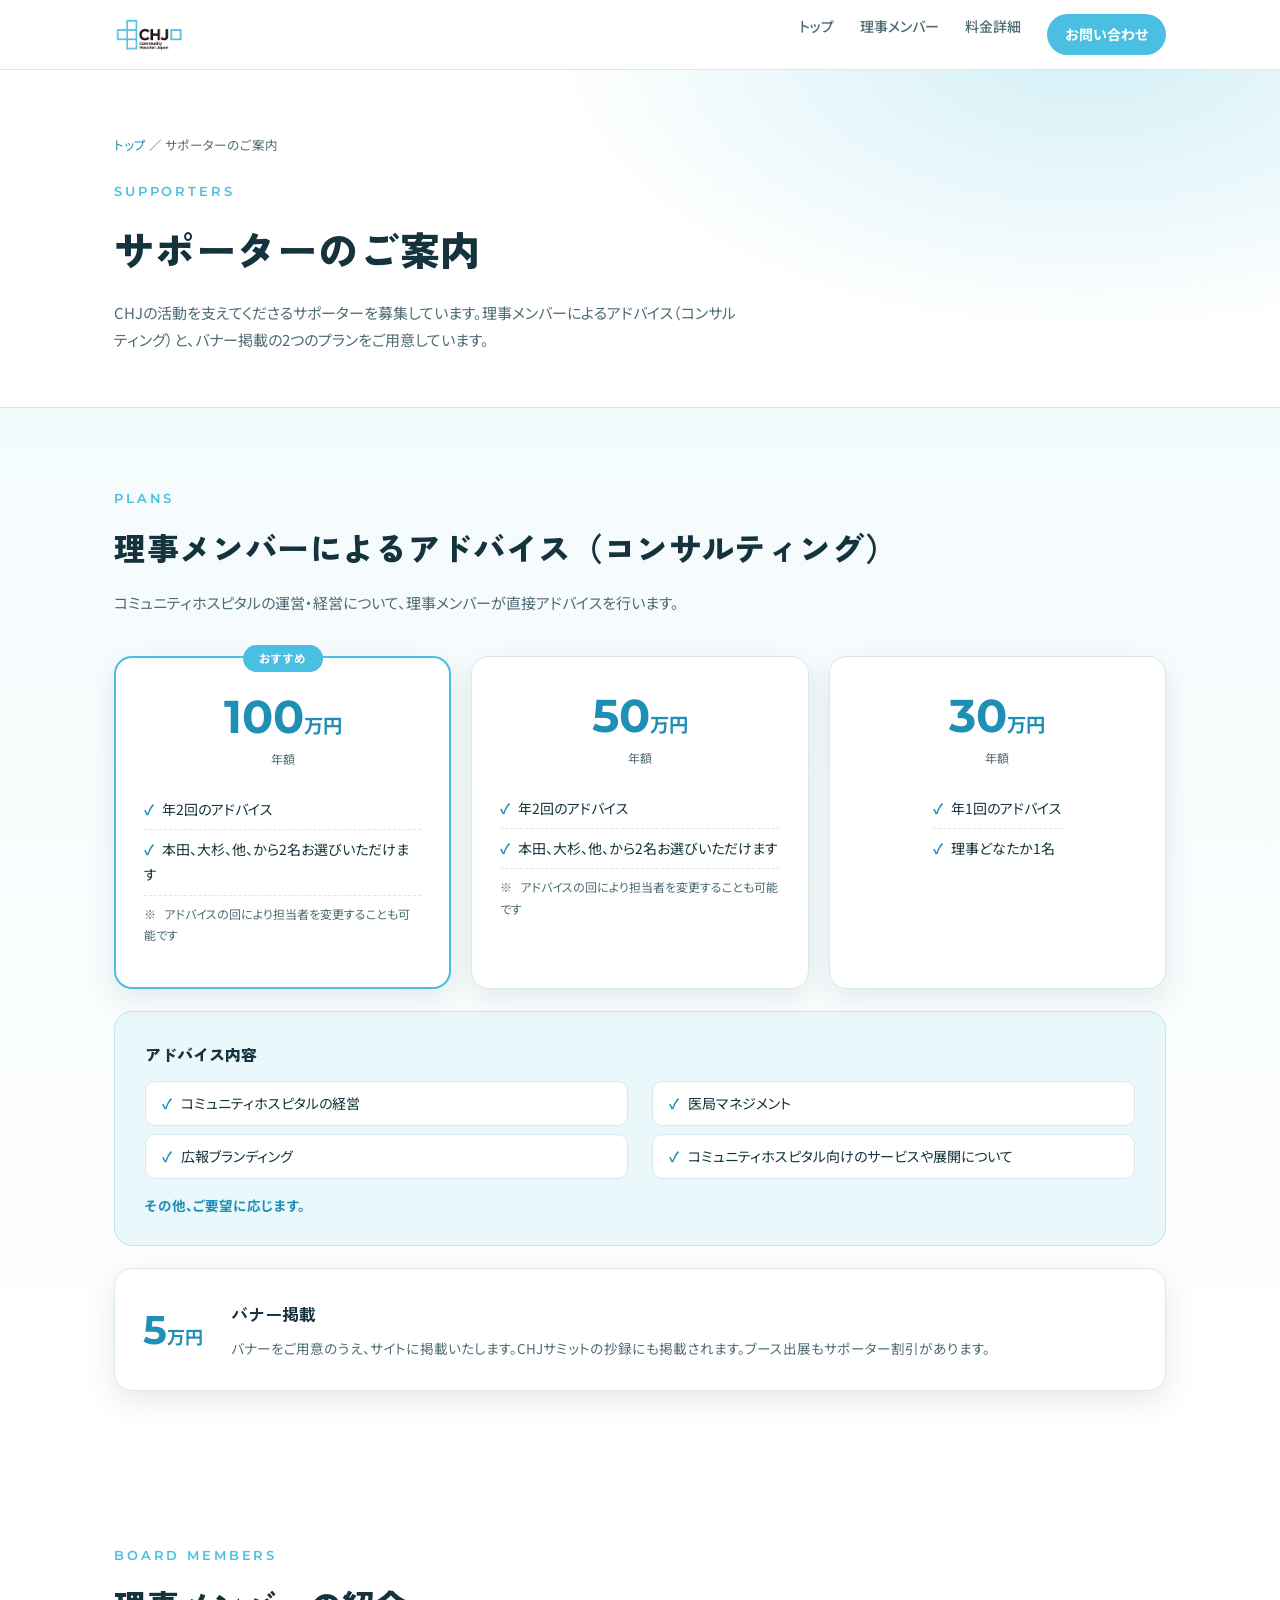
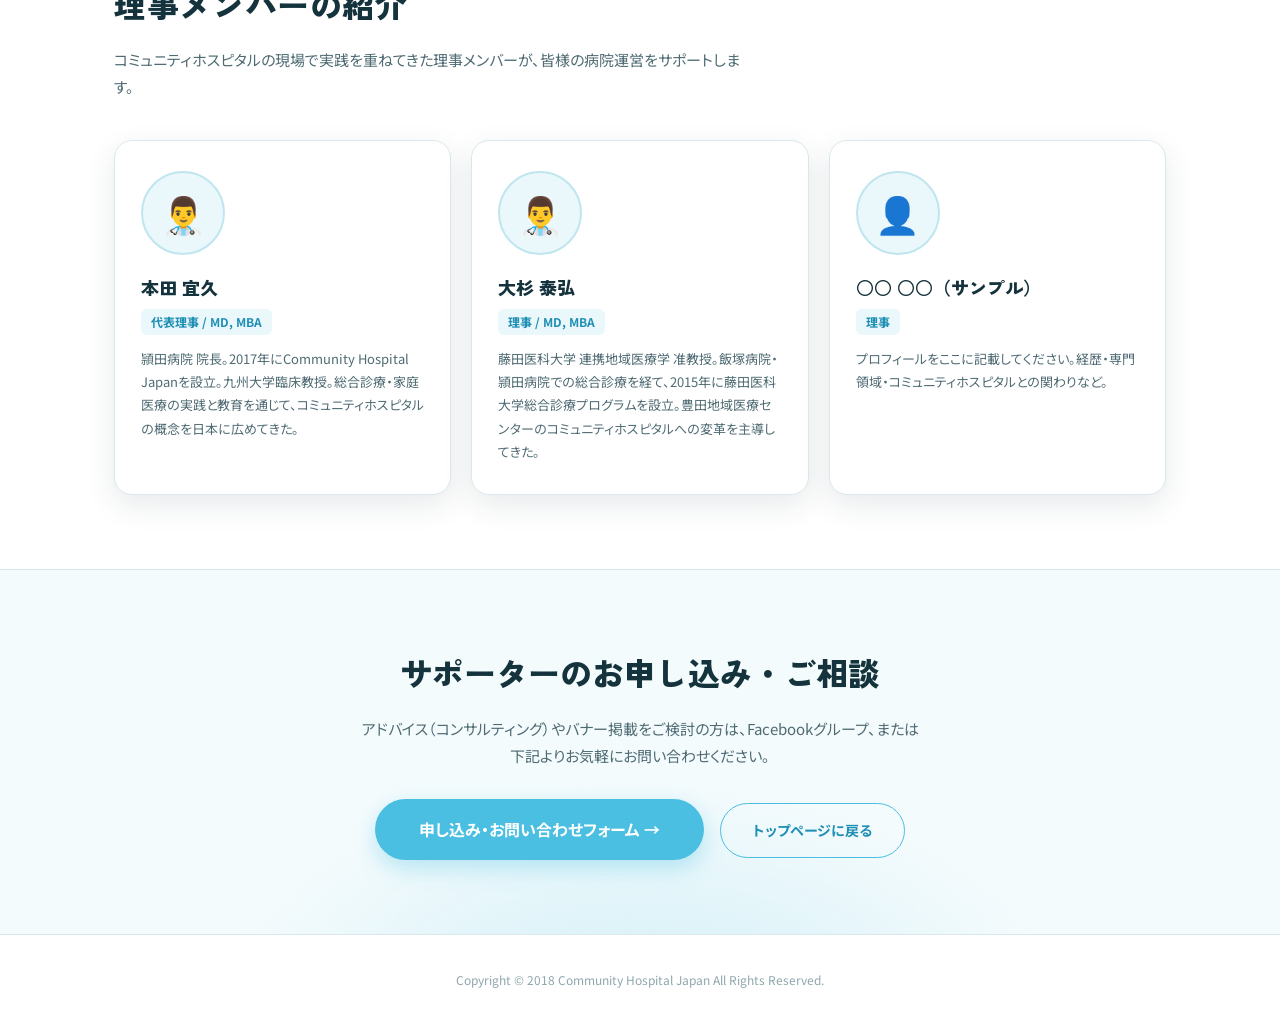
<file: chj_supporter.html>
<!DOCTYPE html>
<html lang="ja">
<head>
<meta charset="UTF-8">
<meta name="viewport" content="width=device-width, initial-scale=1.0">
<title>サポーターのご案内 | Community Hospital Japan</title>
<meta name="description" content="CHJの活動を支えるサポーター制度のご案内。理事メンバーの紹介とアドバイス（コンサルティング）・バナー掲載の料金詳細。">
<link rel="preconnect" href="https://fonts.googleapis.com">
<link rel="preconnect" href="https://fonts.gstatic.com" crossorigin>
<link href="https://fonts.googleapis.com/css2?family=Zen+Kaku+Gothic+New:wght@500;700;900&family=Noto+Sans+JP:wght@400;500;700&family=Montserrat:wght@600;700;800&display=swap" rel="stylesheet">
<style>
:root{
  --teal:#4BBFE1;
  --teal-deep:#1F8FB5;
  --teal-soft:#EAF7FB;
  --ink:#15333C;
  --ink-60:#4F6B73;
  --paper:#FFFFFF;
  --line:#D9E8EC;
  --radius:14px;
  --shadow:0 10px 30px rgba(21,51,60,.10);
}
*{margin:0;padding:0;box-sizing:border-box}
html{scroll-behavior:smooth}
body{font-family:'Noto Sans JP',sans-serif;color:var(--ink);background:var(--paper);line-height:1.8;font-feature-settings:"palt"}
h1,h2,h3{font-family:'Zen Kaku Gothic New','Noto Sans JP',sans-serif}
.num{font-family:'Montserrat','Noto Sans JP',sans-serif}
a{color:inherit}

header{position:sticky;top:0;z-index:50;background:rgba(255,255,255,.92);backdrop-filter:blur(8px);border-bottom:1px solid var(--line)}
.header-in{max-width:1100px;margin:0 auto;padding:14px 24px;display:flex;align-items:center;gap:14px}
.logo{display:flex;align-items:center;text-decoration:none}
.logo-img{height:40px;width:auto;display:block}
nav{margin-left:auto;display:flex;gap:26px;font-size:14px;font-weight:500}
nav a{text-decoration:none;color:var(--ink-60);transition:color .2s}
nav a:hover{color:var(--teal-deep)}
.nav-cta{background:var(--teal);color:#fff!important;padding:8px 18px;border-radius:99px;font-weight:700}
.nav-cta:hover{background:var(--teal-deep)}
@media(max-width:760px){nav a:not(.nav-cta){display:none}}

.page-hero{
  background:
    radial-gradient(900px 500px at 85% -10%, #D2EFF6 0%, transparent 60%),
    var(--paper);
  border-bottom:1px solid var(--line);
}
.page-hero-in{max-width:1100px;margin:0 auto;padding:64px 24px 54px}
.page-hero .en{font-family:'Montserrat',sans-serif;font-size:13px;font-weight:600;letter-spacing:.22em;color:var(--teal);text-transform:uppercase}
.page-hero h1{font-size:clamp(26px,4vw,40px);font-weight:900;margin-top:10px;letter-spacing:.02em}
.page-hero p{color:var(--ink-60);margin-top:14px;max-width:42em;font-size:15px}
.breadcrumb{font-size:12.5px;color:var(--ink-60);margin-bottom:18px}
.breadcrumb a{color:var(--teal-deep);text-decoration:none}
.breadcrumb a:hover{text-decoration:underline}

section{padding:74px 0}
.sec-in{max-width:1100px;margin:0 auto;padding:0 24px}
.sec-head{margin-bottom:40px}
.sec-head .en{font-family:'Montserrat',sans-serif;font-size:13px;font-weight:600;letter-spacing:.22em;color:var(--teal);text-transform:uppercase}
.sec-head h2{font-size:clamp(22px,3.2vw,32px);font-weight:900;margin-top:8px;letter-spacing:.02em}
.sec-head p{color:var(--ink-60);margin-top:12px;max-width:42em;font-size:15px}

/* 料金プラン */
#plans{background:linear-gradient(180deg,#F4FBFD 0%,#FFFFFF 100%)}
.tier-grid{display:grid;grid-template-columns:repeat(3,1fr);gap:20px}
@media(max-width:900px){.tier-grid{grid-template-columns:1fr}}
.tier{
  background:#fff;border:1px solid var(--line);border-radius:18px;
  padding:34px 28px;box-shadow:var(--shadow);text-align:center;position:relative;
  transition:border-color .2s, transform .2s;display:flex;flex-direction:column;
}
.tier:hover{border-color:var(--teal);transform:translateY(-3px)}
.tier.featured{border:2px solid var(--teal)}
.tier-badge{
  position:absolute;top:-13px;left:50%;transform:translateX(-50%);
  background:var(--teal);color:#fff;font-size:11.5px;font-weight:700;
  border-radius:99px;padding:3px 16px;letter-spacing:.04em;white-space:nowrap;
}
.tier-price{color:var(--teal-deep);font-weight:700;font-size:46px;line-height:1.1;margin-bottom:6px}
.tier-price .unit{font-size:.42em;font-weight:700}
.tier-per{font-size:12px;color:var(--ink-60);margin-bottom:20px}
.tier ul{list-style:none;text-align:left;margin:0 auto;display:inline-block}
.tier li{font-size:14px;padding:7px 0;border-bottom:1px dashed var(--line)}
.tier li:last-child{border-bottom:none}
.tier li::before{content:"✓";color:var(--teal-deep);font-weight:700;margin-right:8px}
.tier li.note{font-size:12px;color:var(--ink-60)}
.tier li.note::before{content:"※";color:var(--ink-60)}
.advice-box{
  margin-top:22px;background:var(--teal-soft);border:1px solid #BFE6EF;border-radius:18px;
  padding:28px 30px;
}
.advice-box h3{font-size:16px;font-weight:900;margin-bottom:12px}
.advice-list{list-style:none;display:grid;grid-template-columns:repeat(2,1fr);gap:8px 24px}
@media(max-width:760px){.advice-list{grid-template-columns:1fr}}
.advice-list li{font-size:14px;background:#fff;border:1px solid var(--line);border-radius:10px;padding:9px 16px}
.advice-list li::before{content:"✓";color:var(--teal-deep);font-weight:700;margin-right:9px}
.advice-note{margin-top:14px;font-size:13.5px;font-weight:700;color:var(--teal-deep)}
.banner-card{
  margin-top:22px;background:#fff;border:1px solid var(--line);border-radius:18px;
  padding:30px 28px;box-shadow:var(--shadow);
  display:grid;grid-template-columns:auto 1fr;gap:28px;align-items:center;
}
@media(max-width:760px){.banner-card{grid-template-columns:1fr;text-align:center}}
.banner-price{color:var(--teal-deep);font-weight:700;font-size:40px;line-height:1.1;white-space:nowrap}
.banner-price .unit{font-size:.45em}
.banner-card h3{font-size:17px;font-weight:700;margin-bottom:6px}
.banner-card p{font-size:13.5px;color:var(--ink-60)}

/* 理事紹介 */
.board-grid{display:grid;grid-template-columns:repeat(3,1fr);gap:20px}
@media(max-width:900px){.board-grid{grid-template-columns:1fr}}
.member{
  background:#fff;border:1px solid var(--line);border-radius:18px;
  padding:30px 26px;box-shadow:var(--shadow);
}
.member .avatar{
  width:84px;height:84px;border-radius:50%;background:var(--teal-soft);
  display:grid;place-items:center;font-size:36px;margin-bottom:16px;
  border:2px solid #BFE6EF;
}
.member h3{font-size:18px;font-weight:900}
.member .role{font-size:12px;font-weight:700;color:var(--teal-deep);background:var(--teal-soft);display:inline-block;border-radius:6px;padding:2px 10px;margin:6px 0 12px}
.member p{font-size:13px;color:var(--ink-60);line-height:1.8}

/* 申込CTA */
.cta{
  text-align:center;
  background:radial-gradient(600px 320px at 50% 120%, #D2EFF6 0%, transparent 70%),#F4FBFD;
  border-top:1px solid var(--line);
}
.cta h2{font-size:clamp(22px,3.2vw,32px);font-weight:900;margin-bottom:14px}
.cta p{color:var(--ink-60);max-width:38em;margin:0 auto 30px;font-size:15px}
.btn{
  display:inline-block;background:var(--teal);color:#fff;text-decoration:none;
  font-weight:700;font-size:16px;padding:16px 44px;border-radius:99px;
  box-shadow:0 8px 22px rgba(75,191,225,.35);transition:transform .2s, background .2s;
}
.btn:hover{background:var(--teal-deep);transform:translateY(-2px)}
.btn-ghost{
  display:inline-block;color:var(--teal-deep);text-decoration:none;font-weight:700;
  font-size:14px;padding:14px 32px;border-radius:99px;border:1.5px solid var(--teal);
  margin-left:12px;transition:background .2s;
}
.btn-ghost:hover{background:var(--teal-soft)}
@media(max-width:560px){.btn-ghost{margin-left:0;margin-top:12px}}

footer{padding:34px 24px;text-align:center;font-size:12px;color:#8FA6AC;border-top:1px solid var(--line)}
@media(prefers-reduced-motion:reduce){*{animation:none!important;transition:none!important}}
</style>
</head>
<body>

<header>
  <div class="header-in">
    <a class="logo" href="chj_landing_page.html">
      <img src="[data-uri]" alt="CHJ Community Hospital Japan" class="logo-img">
    </a>
    <nav>
      <a href="chj_landing_page.html">トップ</a>
      <a href="#board">理事メンバー</a>
      <a href="#plans">料金詳細</a>
      <a class="nav-cta" href="#contact">お問い合わせ</a>
    </nav>
  </div>
</header>

<div class="page-hero">
  <div class="page-hero-in">
    <div class="breadcrumb"><a href="chj_landing_page.html">トップ</a> ／ サポーターのご案内</div>
    <span class="en">Supporters</span>
    <h1>サポーターのご案内</h1>
    <p>CHJの活動を支えてくださるサポーターを募集しています。理事メンバーによるアドバイス（コンサルティング）と、バナー掲載の2つのプランをご用意しています。</p>
  </div>
</div>

<!-- ================= 料金詳細 ================= -->
<section id="plans">
  <div class="sec-in">
    <div class="sec-head">
      <span class="en">Plans</span>
      <h2>理事メンバーによるアドバイス（コンサルティング）</h2>
      <p>コミュニティホスピタルの運営・経営について、理事メンバーが直接アドバイスを行います。</p>
    </div>
    <div class="tier-grid">
      <div class="tier featured">
        <div class="tier-badge">おすすめ</div>
        <div class="tier-price num">100<span class="unit">万円</span></div>
        <div class="tier-per">年額</div>
        <ul>
          <li>年2回のアドバイス</li>
          <li>本田、大杉、他、から2名お選びいただけます</li>
          <li class="note">アドバイスの回により担当者を変更することも可能です</li>
        </ul>
      </div>
      <div class="tier">
        <div class="tier-price num">50<span class="unit">万円</span></div>
        <div class="tier-per">年額</div>
        <ul>
          <li>年2回のアドバイス</li>
          <li>本田、大杉、他、から2名お選びいただけます</li>
          <li class="note">アドバイスの回により担当者を変更することも可能です</li>
        </ul>
      </div>
      <div class="tier">
        <div class="tier-price num">30<span class="unit">万円</span></div>
        <div class="tier-per">年額</div>
        <ul>
          <li>年1回のアドバイス</li>
          <li>理事どなたか1名</li>
        </ul>
      </div>
    </div>

    <div class="advice-box">
      <h3>アドバイス内容</h3>
      <ul class="advice-list">
        <li>コミュニティホスピタルの経営</li>
        <li>医局マネジメント</li>
        <li>広報ブランディング</li>
        <li>コミュニティホスピタル向けのサービスや展開について</li>
      </ul>
      <p class="advice-note">その他、ご要望に応じます。</p>
    </div>

    <div class="banner-card">
      <div class="banner-price num">5<span class="unit">万円</span></div>
      <div>
        <h3>バナー掲載</h3>
        <p>バナーをご用意のうえ、サイトに掲載いたします。CHJサミットの抄録にも掲載されます。ブース出展もサポーター割引があります。</p>
      </div>
    </div>
  </div>
</section>

<!-- ================= 理事メンバー ================= -->
<section id="board">
  <div class="sec-in">
    <div class="sec-head">
      <span class="en">Board members</span>
      <h2>理事メンバーの紹介</h2>
      <p>コミュニティホスピタルの現場で実践を重ねてきた理事メンバーが、皆様の病院運営をサポートします。</p>
    </div>
    <div class="board-grid">
      <div class="member">
        <div class="avatar">👨‍⚕️</div>
        <h3>本田 宜久</h3>
        <div class="role">代表理事 / MD, MBA</div>
        <p>頴田病院 院長。2017年にCommunity Hospital Japanを設立。九州大学臨床教授。総合診療・家庭医療の実践と教育を通じて、コミュニティホスピタルの概念を日本に広めてきた。</p>
      </div>
      <div class="member">
        <div class="avatar">👨‍⚕️</div>
        <h3>大杉 泰弘</h3>
        <div class="role">理事 / MD, MBA</div>
        <p>藤田医科大学 連携地域医療学 准教授。飯塚病院・頴田病院での総合診療を経て、2015年に藤田医科大学総合診療プログラムを設立。豊田地域医療センターのコミュニティホスピタルへの変革を主導してきた。</p>
      </div>
      <div class="member">
        <div class="avatar">👤</div>
        <h3>○○ ○○（サンプル）</h3>
        <div class="role">理事</div>
        <p>プロフィールをここに記載してください。経歴・専門領域・コミュニティホスピタルとの関わりなど。</p>
      </div>
    </div>
  </div>
</section>

<!-- ================= お問い合わせ ================= -->
<section class="cta" id="contact">
  <div class="sec-in">
    <h2>サポーターのお申し込み・ご相談</h2>
    <p>アドバイス（コンサルティング）やバナー掲載をご検討の方は、Facebookグループ、または下記よりお気軽にお問い合わせください。</p>
    <a class="btn" href="https://docs.google.com/forms/d/e/XXXXXXXXXXXX/viewform" target="_blank" rel="noopener">申し込み・お問い合わせフォーム →</a>
    <a class="btn-ghost" href="chj_landing_page.html">トップページに戻る</a>
  </div>
</section>

<footer>Copyright © 2018 Community Hospital Japan All Rights Reserved.</footer>
</body>
</html>
</file>
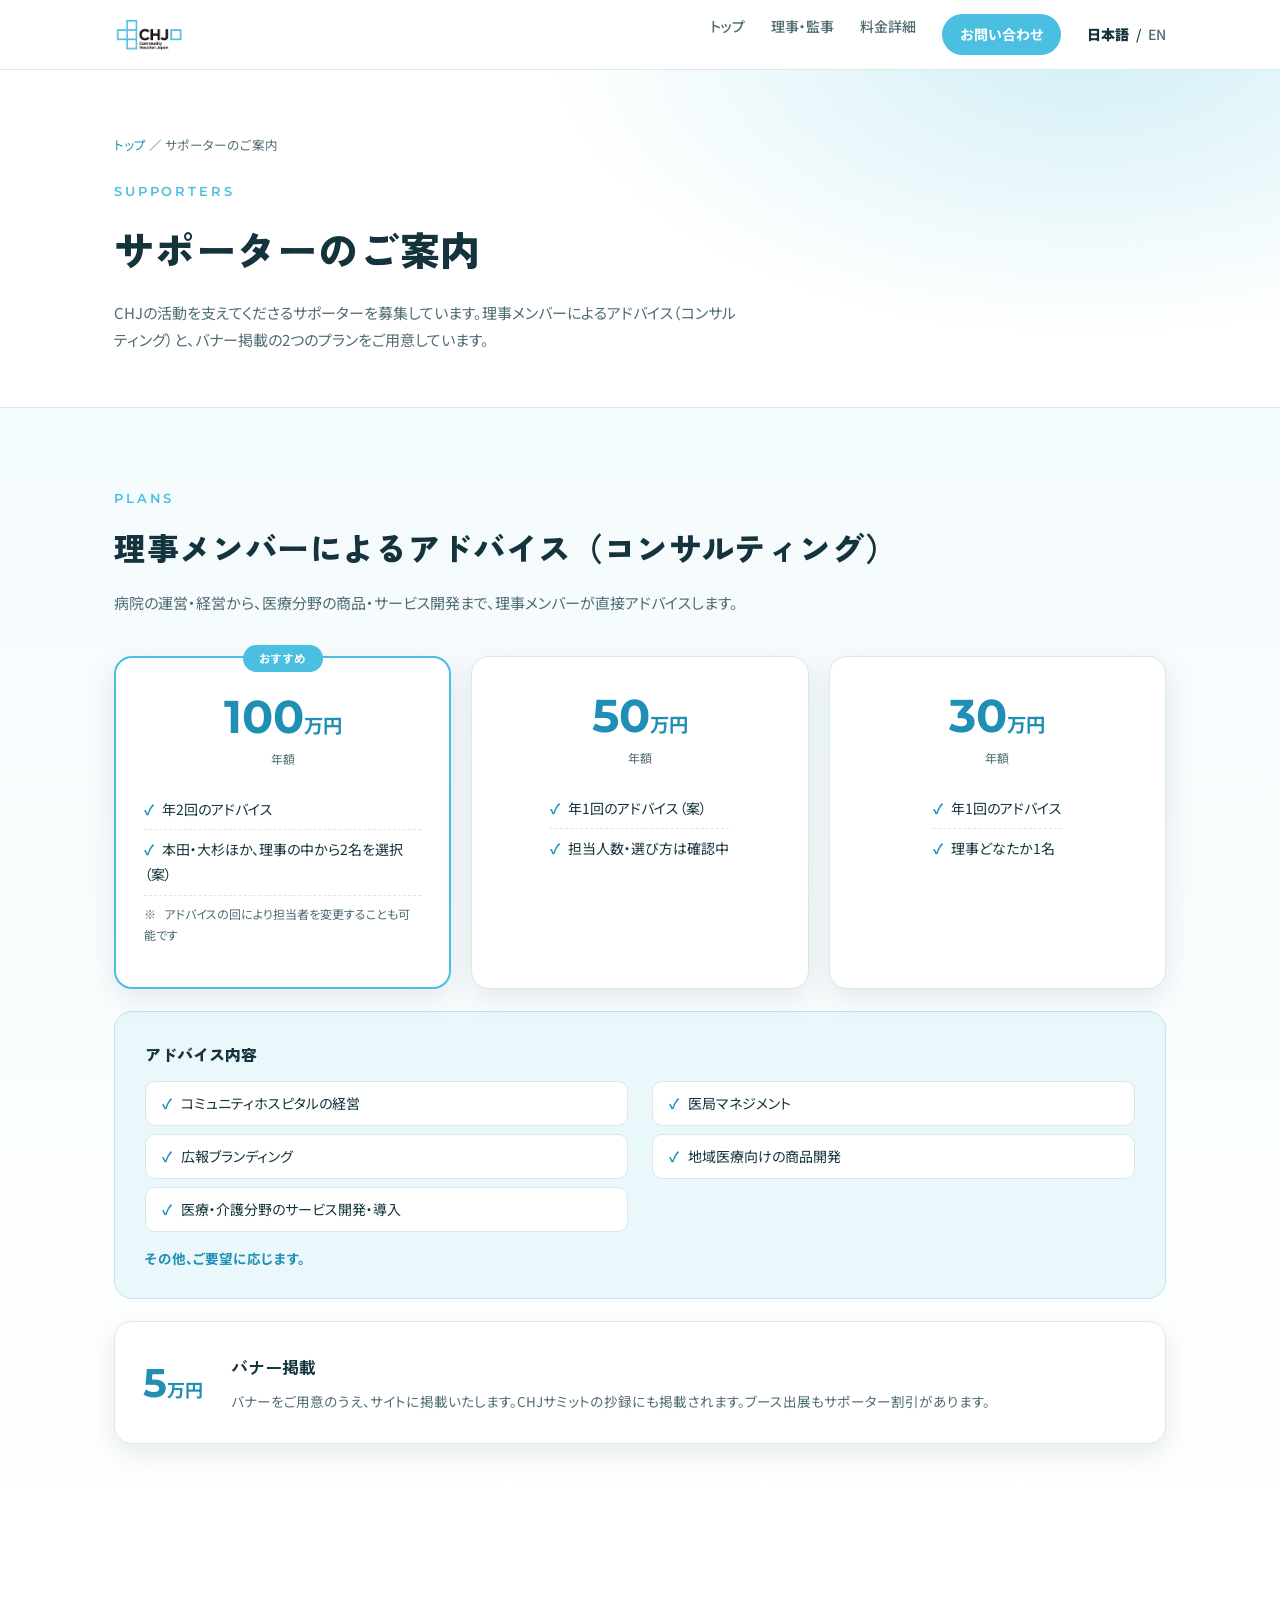
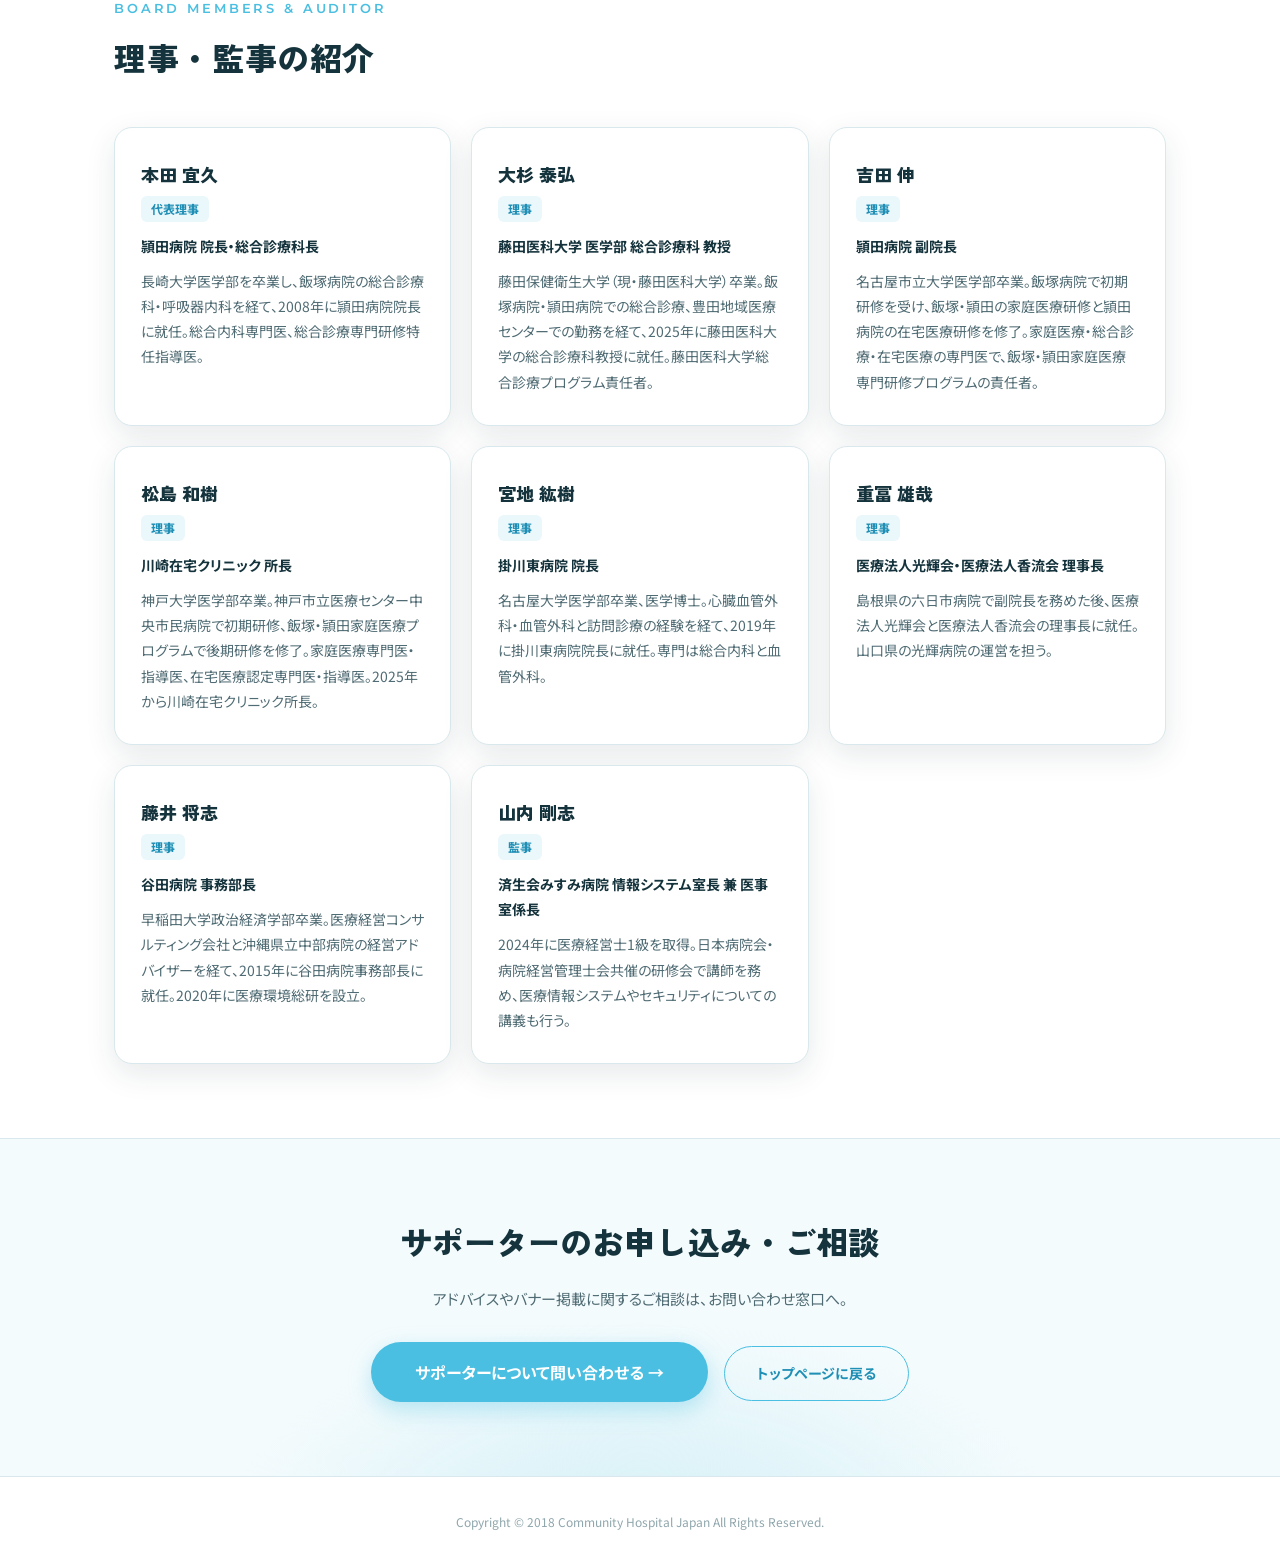
<file: preview/chj_supporter.html>
<!DOCTYPE html>
<html lang="ja">
<head>
  <meta name="robots" content="noindex">
<meta charset="UTF-8">
<meta name="viewport" content="width=device-width, initial-scale=1.0">
<title>サポーターのご案内 | Community Hospital Japan</title>
<meta name="description" content="CHJの活動を支えるサポーター制度のご案内。理事・監事の紹介とアドバイス（コンサルティング）・バナー掲載の料金詳細。">
<link rel="preconnect" href="https://fonts.googleapis.com">
<link rel="preconnect" href="https://fonts.gstatic.com" crossorigin>
<link href="https://fonts.googleapis.com/css2?family=Zen+Kaku+Gothic+New:wght@500;700;900&family=Noto+Sans+JP:wght@400;500;700&family=Montserrat:wght@600;700;800&display=swap" rel="stylesheet">
<link rel="stylesheet" href="assets/news-comments.css">
<style>
:root{
  --teal:#4BBFE1;
  --teal-deep:#1F8FB5;
  --teal-soft:#EAF7FB;
  --ink:#15333C;
  --ink-60:#4F6B73;
  --paper:#FFFFFF;
  --line:#D9E8EC;
  --radius:14px;
  --shadow:0 10px 30px rgba(21,51,60,.10);
}
*{margin:0;padding:0;box-sizing:border-box}
html{scroll-behavior:smooth}
body{font-family:'Noto Sans JP',sans-serif;color:var(--ink);background:var(--paper);line-height:1.8;font-feature-settings:"palt"}
h1,h2,h3{font-family:'Zen Kaku Gothic New','Noto Sans JP',sans-serif}
.num{font-family:'Montserrat','Noto Sans JP',sans-serif}
a{color:inherit}

header{position:sticky;top:0;z-index:50;background:rgba(255,255,255,.92);backdrop-filter:blur(8px);border-bottom:1px solid var(--line)}
.header-in{max-width:1100px;margin:0 auto;padding:14px 24px;display:flex;align-items:center;gap:14px}
.logo{display:flex;align-items:center;text-decoration:none}
.logo-img{height:40px;width:auto;display:block}
nav{margin-left:auto;display:flex;gap:26px;font-size:14px;font-weight:500}
nav a{text-decoration:none;color:var(--ink-60);transition:color .2s}
nav a:hover{color:var(--teal-deep)}
.nav-cta{background:var(--teal);color:#fff!important;padding:8px 18px;border-radius:99px;font-weight:700}
.nav-cta:hover{background:var(--teal-deep)}
@media(max-width:760px){nav a:not(.nav-cta){display:none}}

.page-hero{
  background:
    radial-gradient(900px 500px at 85% -10%, #D2EFF6 0%, transparent 60%),
    var(--paper);
  border-bottom:1px solid var(--line);
}
.page-hero-in{max-width:1100px;margin:0 auto;padding:64px 24px 54px}
.page-hero .en{font-family:'Montserrat',sans-serif;font-size:13px;font-weight:600;letter-spacing:.22em;color:var(--teal);text-transform:uppercase}
.page-hero h1{font-size:clamp(26px,4vw,40px);font-weight:900;margin-top:10px;letter-spacing:.02em}
.page-hero p{color:var(--ink-60);margin-top:14px;max-width:42em;font-size:15px}
.breadcrumb{font-size:12.5px;color:var(--ink-60);margin-bottom:18px}
.breadcrumb a{color:var(--teal-deep);text-decoration:none}
.breadcrumb a:hover{text-decoration:underline}

section{padding:74px 0}
.sec-in{max-width:1100px;margin:0 auto;padding:0 24px}
.sec-head{margin-bottom:40px}
.sec-head .en{font-family:'Montserrat',sans-serif;font-size:13px;font-weight:600;letter-spacing:.22em;color:var(--teal);text-transform:uppercase}
.sec-head h2{font-size:clamp(22px,3.2vw,32px);font-weight:900;margin-top:8px;letter-spacing:.02em}
.sec-head p{color:var(--ink-60);margin-top:12px;max-width:42em;font-size:15px}

/* 料金プラン */
#plans{background:linear-gradient(180deg,#F4FBFD 0%,#FFFFFF 100%)}
.tier-grid{display:grid;grid-template-columns:repeat(3,1fr);gap:20px}
@media(max-width:900px){.tier-grid{grid-template-columns:1fr}}
.tier{
  background:#fff;border:1px solid var(--line);border-radius:18px;
  padding:34px 28px;box-shadow:var(--shadow);text-align:center;position:relative;
  transition:border-color .2s, transform .2s;display:flex;flex-direction:column;
}
.tier:hover{border-color:var(--teal);transform:translateY(-3px)}
.tier.featured{border:2px solid var(--teal)}
.tier-badge{
  position:absolute;top:-13px;left:50%;transform:translateX(-50%);
  background:var(--teal);color:#fff;font-size:11.5px;font-weight:700;
  border-radius:99px;padding:3px 16px;letter-spacing:.04em;white-space:nowrap;
}
.tier-price{color:var(--teal-deep);font-weight:700;font-size:46px;line-height:1.1;margin-bottom:6px}
.tier-price .unit{font-size:.42em;font-weight:700}
.tier-per{font-size:12px;color:var(--ink-60);margin-bottom:20px}
.tier ul{list-style:none;text-align:left;margin:0 auto;display:inline-block}
.tier li{font-size:14px;padding:7px 0;border-bottom:1px dashed var(--line)}
.tier li:last-child{border-bottom:none}
.tier li::before{content:"✓";color:var(--teal-deep);font-weight:700;margin-right:8px}
.tier li.note{font-size:12px;color:var(--ink-60)}
.tier li.note::before{content:"※";color:var(--ink-60)}
.advice-box{
  margin-top:22px;background:var(--teal-soft);border:1px solid #BFE6EF;border-radius:18px;
  padding:28px 30px;
}
.advice-box h3{font-size:16px;font-weight:900;margin-bottom:12px}
.advice-list{list-style:none;display:grid;grid-template-columns:repeat(2,1fr);gap:8px 24px}
@media(max-width:760px){.advice-list{grid-template-columns:1fr}}
.advice-list li{font-size:14px;background:#fff;border:1px solid var(--line);border-radius:10px;padding:9px 16px}
.advice-list li::before{content:"✓";color:var(--teal-deep);font-weight:700;margin-right:9px}
.advice-note{margin-top:14px;font-size:13.5px;font-weight:700;color:var(--teal-deep)}
.banner-card{
  margin-top:22px;background:#fff;border:1px solid var(--line);border-radius:18px;
  padding:30px 28px;box-shadow:var(--shadow);
  display:grid;grid-template-columns:auto 1fr;gap:28px;align-items:center;
}
@media(max-width:760px){.banner-card{grid-template-columns:1fr;text-align:center}}
.banner-price{color:var(--teal-deep);font-weight:700;font-size:40px;line-height:1.1;white-space:nowrap}
.banner-price .unit{font-size:.45em}
.banner-card h3{font-size:17px;font-weight:700;margin-bottom:6px}
.banner-card p{font-size:13.5px;color:var(--ink-60)}

/* 理事紹介 */
.board-grid{display:grid;grid-template-columns:repeat(3,1fr);gap:20px}
@media(max-width:900px){.board-grid{grid-template-columns:1fr}}
.member{
  background:#fff;border:1px solid var(--line);border-radius:18px;
  padding:30px 26px;box-shadow:var(--shadow);
}
.member h3{font-size:18px;font-weight:900}
.member .role{font-size:12px;font-weight:700;color:var(--teal-deep);background:var(--teal-soft);display:inline-block;border-radius:6px;padding:2px 10px;margin:6px 0 12px}
.member p{font-size:14px;color:var(--ink-60);line-height:1.8}
.member .affiliation{color:var(--ink);font-weight:700;margin-bottom:10px}

/* 申込CTA */
.cta{
  text-align:center;
  background:radial-gradient(600px 320px at 50% 120%, #D2EFF6 0%, transparent 70%),#F4FBFD;
  border-top:1px solid var(--line);
}
.cta h2{font-size:clamp(22px,3.2vw,32px);font-weight:900;margin-bottom:14px}
.cta p{color:var(--ink-60);max-width:38em;margin:0 auto 30px;font-size:15px}
.btn{
  display:inline-block;background:var(--teal);color:#fff;text-decoration:none;
  font-weight:700;font-size:16px;padding:16px 44px;border-radius:99px;
  box-shadow:0 8px 22px rgba(75,191,225,.35);transition:transform .2s, background .2s;
}
.btn:hover{background:var(--teal-deep);transform:translateY(-2px)}
.btn-ghost{
  display:inline-block;color:var(--teal-deep);text-decoration:none;font-weight:700;
  font-size:14px;padding:14px 32px;border-radius:99px;border:1.5px solid var(--teal);
  margin-left:12px;transition:background .2s;
}
.btn-ghost:hover{background:var(--teal-soft)}
@media(max-width:560px){.btn-ghost{margin-left:0;margin-top:12px}}

footer{padding:34px 24px;text-align:center;font-size:12px;color:#8FA6AC;border-top:1px solid var(--line)}
@media(prefers-reduced-motion:reduce){*{animation:none!important;transition:none!important}}

</style>
</head>
<body>

<header>
  <div class="header-in">
    <a class="logo" href="chj_landing_page.html">
      <img src="[data-uri]" alt="CHJ Community Hospital Japan" class="logo-img">
    </a>
    <nav>
      <a href="chj_landing_page.html">トップ</a>
      <a href="#board">理事・監事</a>
      <a href="#plans">料金詳細</a>
      <a class="nav-cta" href="#contact">お問い合わせ</a>
      <span class="lang-switch" aria-label="言語切り替え"><span lang="ja" aria-current="page">日本語</span><span aria-hidden="true">/</span><a href="en/chj_supporter.html" lang="en" hreflang="en">EN</a></span>
    </nav>
  </div>
</header>

<div class="page-hero">
  <div class="page-hero-in">
    <div class="breadcrumb"><a href="chj_landing_page.html">トップ</a> ／ サポーターのご案内</div>
    <span class="en">Supporters</span>
    <h1>サポーターのご案内</h1>
    <p>CHJの活動を支えてくださるサポーターを募集しています。理事メンバーによるアドバイス（コンサルティング）と、バナー掲載の2つのプランをご用意しています。</p>
  </div>
</div>

<!-- ================= 料金詳細 ================= -->
<section id="plans">
  <div class="sec-in">
    <div class="sec-head">
      <span class="en">Plans</span>
      <h2>理事メンバーによるアドバイス（コンサルティング）</h2>
      <p>病院の運営・経営から、医療分野の商品・サービス開発まで、理事メンバーが直接アドバイスします。</p>
    </div>
    <div class="tier-grid">
      <div class="tier featured">
        <div class="tier-badge">おすすめ</div>
        <div class="tier-price num">100<span class="unit">万円</span></div>
        <div class="tier-per">年額</div>
        <ul>
          <li>年2回のアドバイス</li>
          <li>本田・大杉ほか、理事の中から2名を選択（案）</li>
          <li class="note">アドバイスの回により担当者を変更することも可能です</li>
        </ul>
      </div>
      <div class="tier">
        <div class="tier-price num">50<span class="unit">万円</span></div>
        <div class="tier-per">年額</div>
        <ul>
          <li>年1回のアドバイス（案）</li>
          <li>担当人数・選び方は確認中</li>
        </ul>
      </div>
      <div class="tier">
        <div class="tier-price num">30<span class="unit">万円</span></div>
        <div class="tier-per">年額</div>
        <ul>
          <li>年1回のアドバイス</li>
          <li>理事どなたか1名</li>
        </ul>
      </div>
    </div>

    <div class="advice-box">
      <h3>アドバイス内容</h3>
      <ul class="advice-list">
        <li>コミュニティホスピタルの経営</li>
        <li>医局マネジメント</li>
        <li>広報ブランディング</li>
        <li>地域医療向けの商品開発</li>
        <li>医療・介護分野のサービス開発・導入</li>
      </ul>
      <p class="advice-note">その他、ご要望に応じます。</p>
    </div>

    <div class="banner-card">
      <div class="banner-price num">5<span class="unit">万円</span></div>
      <div>
        <h3>バナー掲載</h3>
        <p>バナーをご用意のうえ、サイトに掲載いたします。CHJサミットの抄録にも掲載されます。ブース出展もサポーター割引があります。</p>
      </div>
    </div>
  </div>
</section>

<!-- ================= 理事・監事 ================= -->
<section id="board">
  <div class="sec-in">
    <div class="sec-head">
      <span class="en">Board members &amp; auditor</span>
      <h2>理事・監事の紹介</h2>
    </div>
    <div class="board-grid">
      <article class="member">
        <h3>本田 宜久</h3>
        <div class="role">代表理事</div>
        <p class="affiliation">頴田病院 院長・総合診療科長</p>
        <p>長崎大学医学部を卒業し、飯塚病院の総合診療科・呼吸器内科を経て、2008年に頴田病院院長に就任。総合内科専門医、総合診療専門研修特任指導医。</p>
      </article>
      <article class="member">
        <h3>大杉 泰弘</h3>
        <div class="role">理事</div>
        <p class="affiliation">藤田医科大学 医学部 総合診療科 教授</p>
        <p>藤田保健衛生大学（現・藤田医科大学）卒業。飯塚病院・頴田病院での総合診療、豊田地域医療センターでの勤務を経て、2025年に藤田医科大学の総合診療科教授に就任。藤田医科大学総合診療プログラム責任者。</p>
      </article>
      <article class="member">
        <h3>吉田 伸</h3>
        <div class="role">理事</div>
        <p class="affiliation">頴田病院 副院長</p>
        <p>名古屋市立大学医学部卒業。飯塚病院で初期研修を受け、飯塚・頴田の家庭医療研修と頴田病院の在宅医療研修を修了。家庭医療・総合診療・在宅医療の専門医で、飯塚・頴田家庭医療専門研修プログラムの責任者。</p>
      </article>
      <article class="member">
        <h3>松島 和樹</h3>
        <div class="role">理事</div>
        <p class="affiliation">川崎在宅クリニック 所長</p>
        <p>神戸大学医学部卒業。神戸市立医療センター中央市民病院で初期研修、飯塚・頴田家庭医療プログラムで後期研修を修了。家庭医療専門医・指導医、在宅医療認定専門医・指導医。2025年から川崎在宅クリニック所長。</p>
      </article>
      <article class="member">
        <h3>宮地 紘樹</h3>
        <div class="role">理事</div>
        <p class="affiliation">掛川東病院 院長</p>
        <p>名古屋大学医学部卒業、医学博士。心臓血管外科・血管外科と訪問診療の経験を経て、2019年に掛川東病院院長に就任。専門は総合内科と血管外科。</p>
      </article>
      <article class="member">
        <h3>重冨 雄哉</h3>
        <div class="role">理事</div>
        <p class="affiliation">医療法人光輝会・医療法人香流会 理事長</p>
        <p>島根県の六日市病院で副院長を務めた後、医療法人光輝会と医療法人香流会の理事長に就任。山口県の光輝病院の運営を担う。</p>
      </article>
      <article class="member">
        <h3>藤井 将志</h3>
        <div class="role">理事</div>
        <p class="affiliation">谷田病院 事務部長</p>
        <p>早稲田大学政治経済学部卒業。医療経営コンサルティング会社と沖縄県立中部病院の経営アドバイザーを経て、2015年に谷田病院事務部長に就任。2020年に医療環境総研を設立。</p>
      </article>
      <article class="member">
        <h3>山内 剛志</h3>
        <div class="role">監事</div>
        <p class="affiliation">済生会みすみ病院 情報システム室長 兼 医事室係長</p>
        <p>2024年に医療経営士1級を取得。日本病院会・病院経営管理士会共催の研修会で講師を務め、医療情報システムやセキュリティについての講義も行う。</p>
      </article>
    </div>
  </div>
</section>

<!-- ================= お問い合わせ ================= -->
<section class="cta" id="contact">
  <div class="sec-in">
    <h2>サポーターのお申し込み・ご相談</h2>
    <p>アドバイスやバナー掲載に関するご相談は、お問い合わせ窓口へ。</p>
    <a class="btn" href="contact.html">サポーターについて問い合わせる →</a>
    <a class="btn-ghost" href="chj_landing_page.html">トップページに戻る</a>
  </div>
</section>

<footer>Copyright © 2018 Community Hospital Japan All Rights Reserved.</footer>
</body>
</html>
</file>
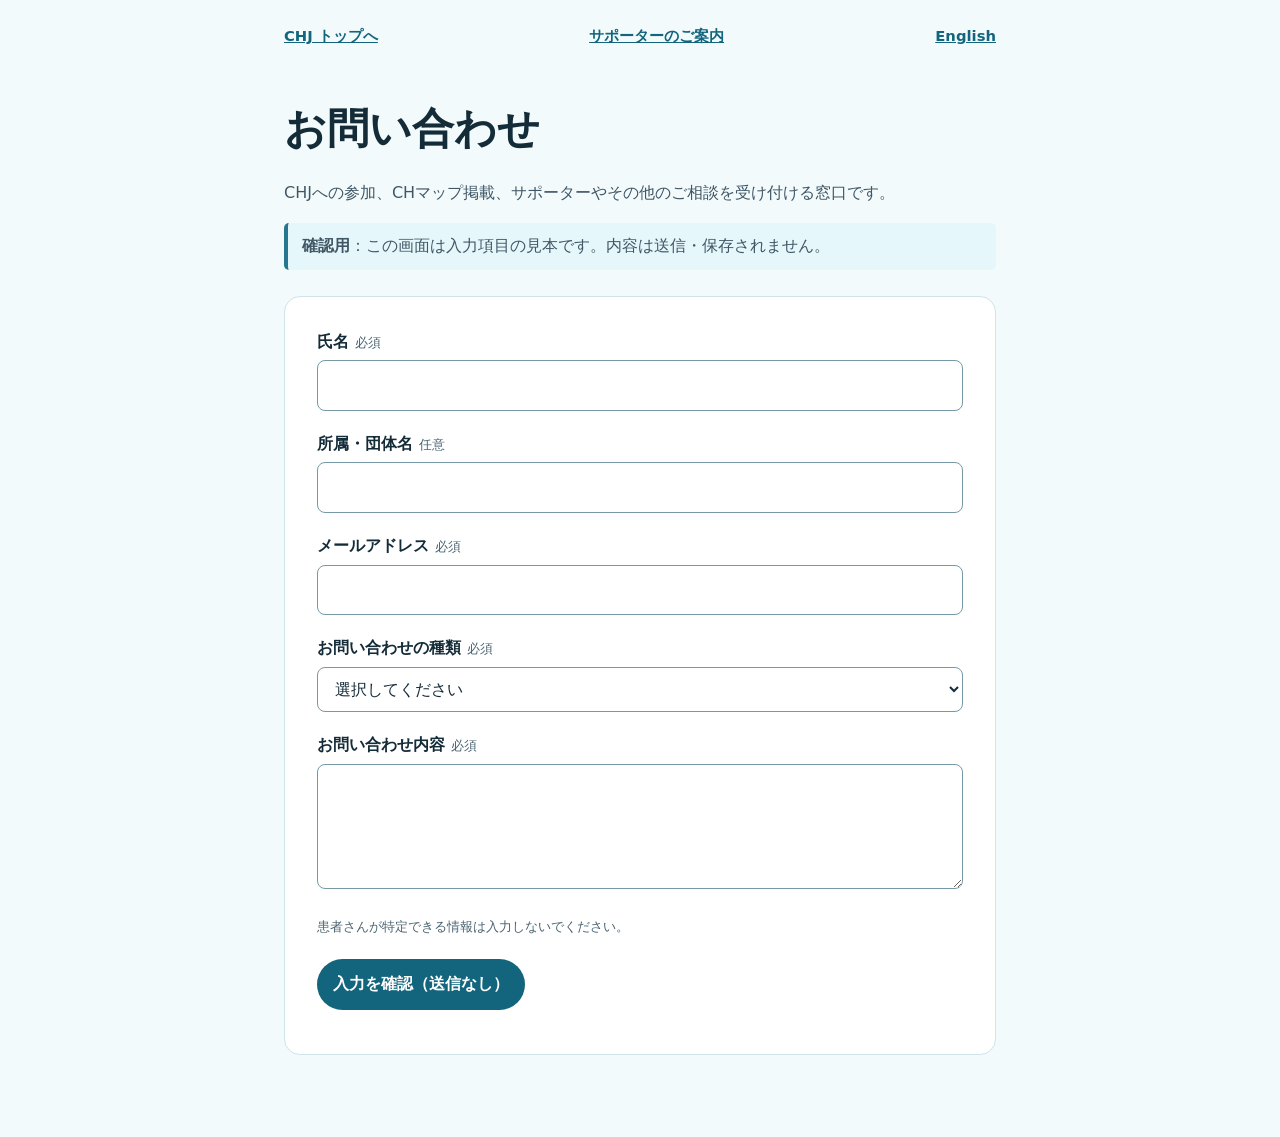
<file: preview/contact.html>
<!doctype html>
<html lang="ja">
<head>
<meta charset="utf-8">
<meta name="viewport" content="width=device-width, initial-scale=1">
<meta name="robots" content="noindex">
<title>お問い合わせ | コミュニティホスピタルジャパン</title>
<style>
:root{font-family:system-ui,sans-serif;color:#142b38;background:#f2fafc;line-height:1.65}
*{box-sizing:border-box}body{margin:0}header,main{max-width:760px;margin:auto;padding:24px}
header{display:flex;flex-wrap:wrap;justify-content:space-between;gap:10px;font-size:.925rem}
a{color:#12657d;font-weight:700}main{padding-top:16px;padding-bottom:64px}
h1{font-size:clamp(1.8rem,6vw,2.65rem);margin:6px 0}p{color:#405765}
.state{padding:.65rem .9rem;background:#e5f7fb;border-left:4px solid #25768e;border-radius:5px}
form{background:white;border:1px solid #cfe3eb;border-radius:16px;padding:clamp(16px,4vw,32px);margin:26px 0 18px}
.field{margin:0 0 20px}label{display:block;font-weight:700;margin:0 0 5px}
input,select,textarea{font:inherit;color:inherit;width:100%;border:1px solid #7799a7;border-radius:8px;padding:.7rem .8rem;background:white}
textarea{min-height:125px;resize:vertical}small{font-weight:400;color:#4a6471}
button{font:inherit;font-weight:700;color:white;background:#12657d;padding:.75rem 1rem;border:0;border-radius:99px;cursor:pointer}
:focus-visible{outline:3px solid #047289;outline-offset:3px}
output{display:block;margin-top:12px;color:#12657d;font-weight:600}
</style>
</head>
<body>
<header><a href="index.html">CHJ トップへ</a><a href="chj_supporter.html">サポーターのご案内</a><a href="en/contact.html" lang="en" hreflang="en">English</a></header>
<main>
  <h1>お問い合わせ</h1>
  <p>CHJへの参加、CHマップ掲載、サポーターやその他のご相談を受け付ける窓口です。</p>
  <p class="state"><strong>確認用</strong>：この画面は入力項目の見本です。内容は送信・保存されません。</p>
  <form id="contact-preview" autocomplete="off">
    <div class="field"><label for="name">氏名 <small>必須</small></label><input id="name" required maxlength="100"></div>
    <div class="field"><label for="org">所属・団体名 <small>任意</small></label><input id="org" maxlength="150"></div>
    <div class="field"><label for="email">メールアドレス <small>必須</small></label><input id="email" type="email" required maxlength="254"></div>
    <div class="field"><label for="topic">お問い合わせの種類 <small>必須</small></label>
      <select id="topic" required><option value="">選択してください</option><option>CHJへの参加</option><option>CHマップ掲載</option><option>サポーター・コンサルティング</option><option>イベント・セミナー</option><option>その他</option></select>
    </div>
    <div class="field"><label for="message">お問い合わせ内容 <small>必須</small></label><textarea id="message" required maxlength="3000" aria-describedby="privacy"></textarea><p id="privacy"><small>患者さんが特定できる情報は入力しないでください。</small></p></div>
    <button type="button" id="check">入力を確認（送信なし）</button>
    <output id="status" role="status"></output>
  </form>
</main>
<script>
const form = document.getElementById('contact-preview');
form.addEventListener('submit', (event) => event.preventDefault());
document.getElementById('check').addEventListener('click', () => {
  document.getElementById('status').textContent = form.reportValidity() ? '必須項目を確認しました。送信は行われていません。' : '';
});
</script>
</body>
</html>
</file>
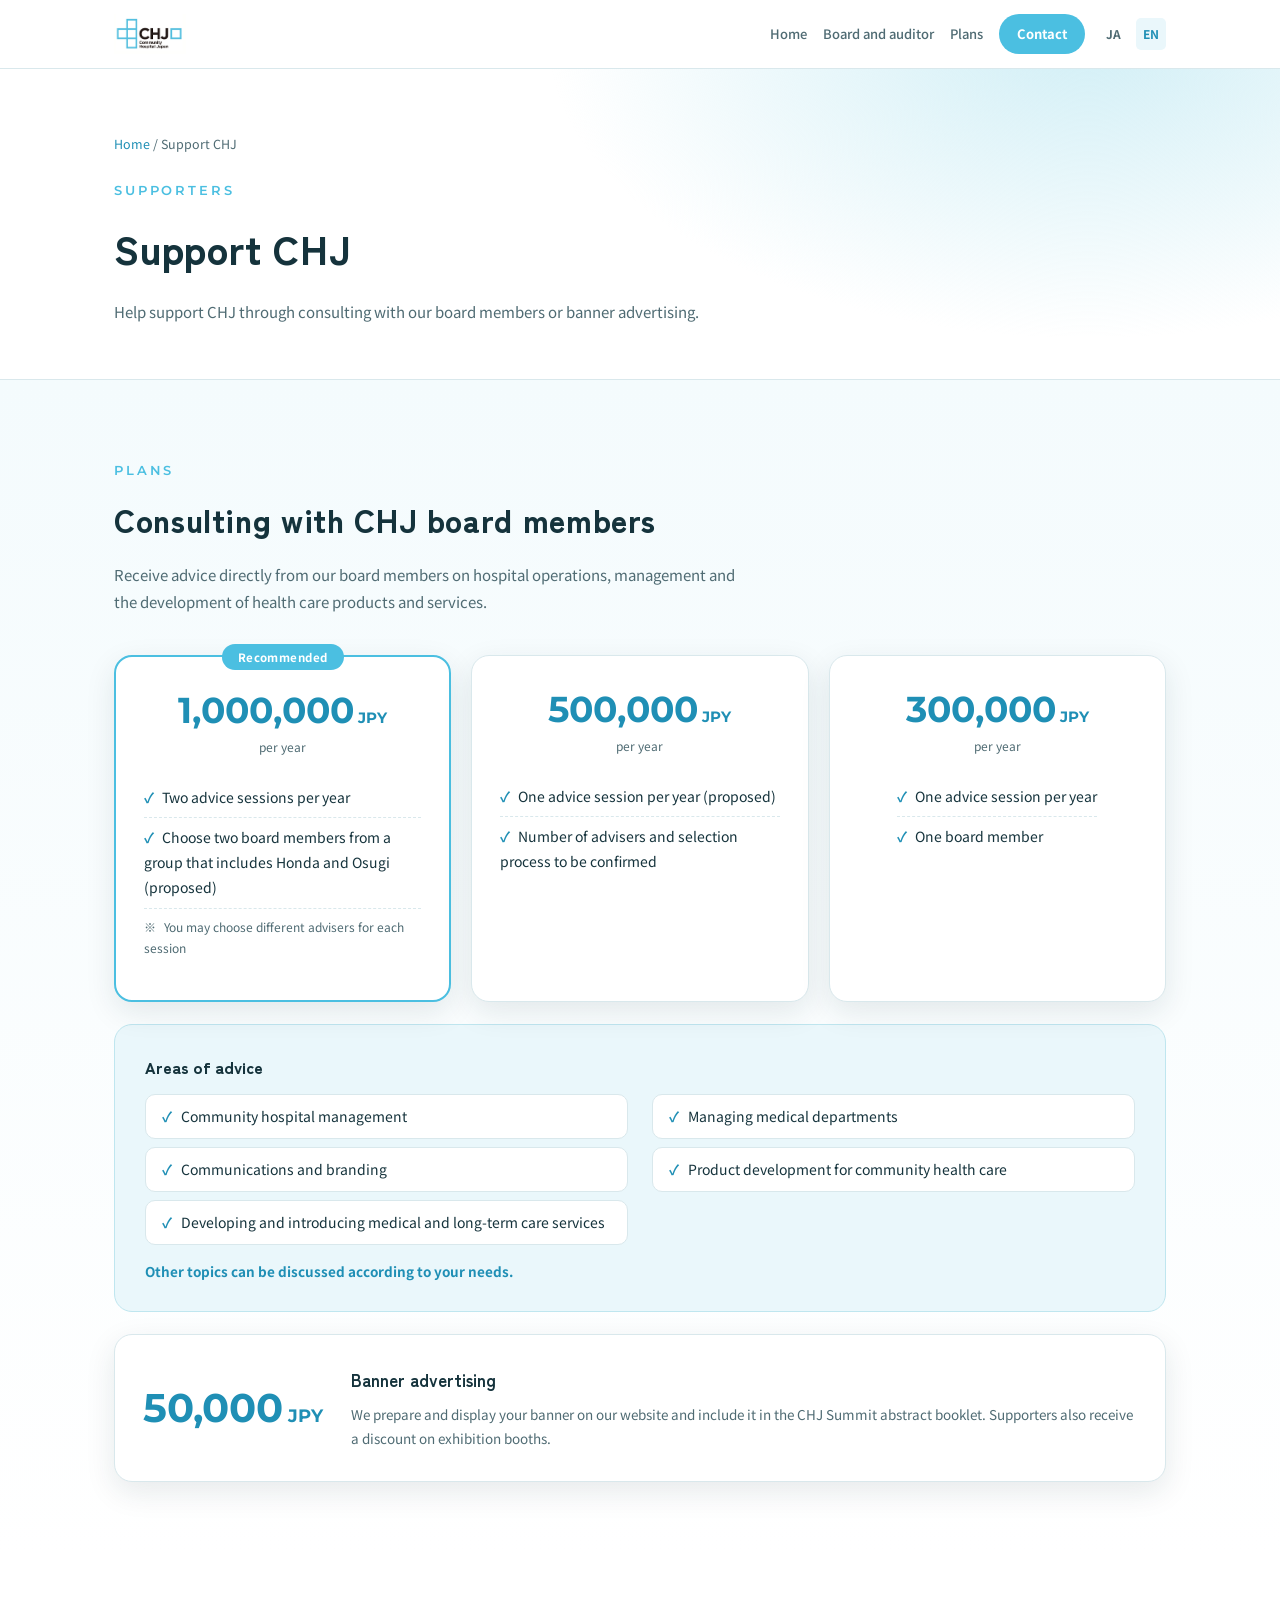
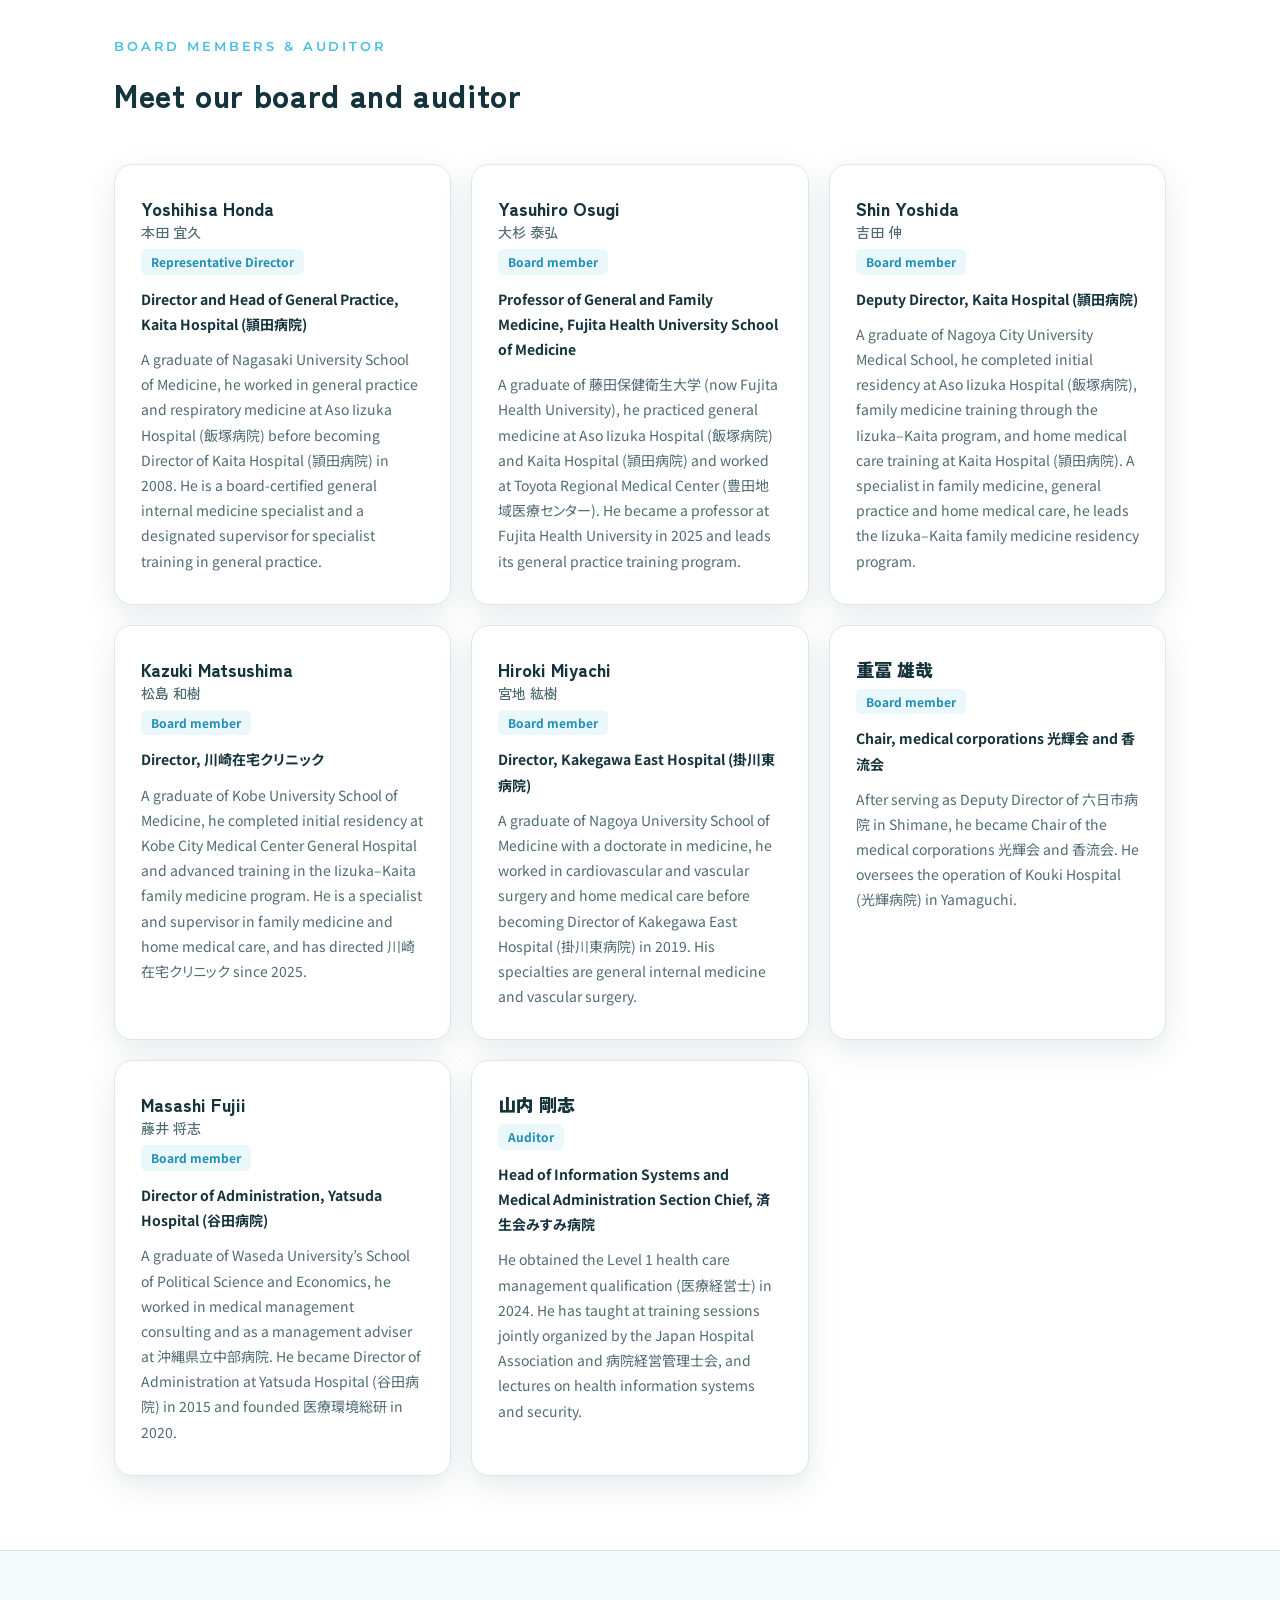
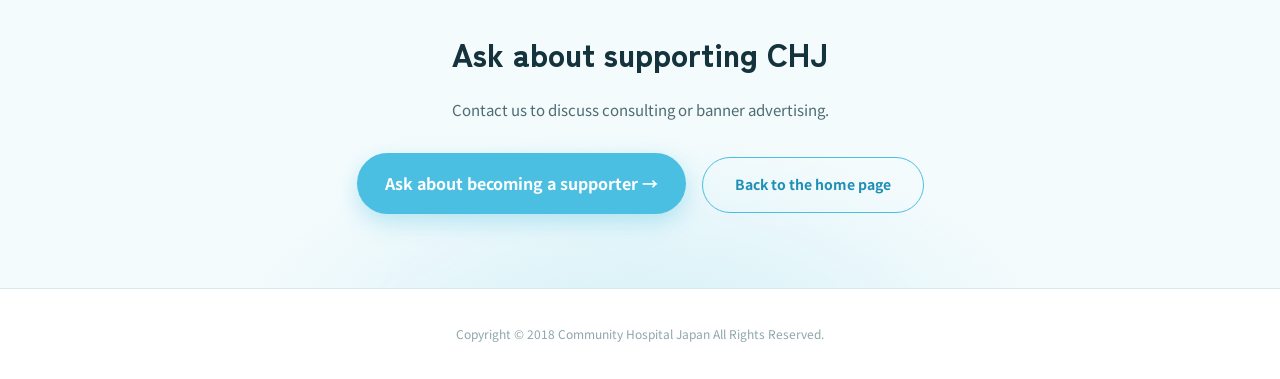
<file: preview/en/chj_supporter.html>
<!DOCTYPE html>
<html lang="en">
<head>
  <meta name="robots" content="noindex">
<meta charset="UTF-8">
<meta name="viewport" content="width=device-width, initial-scale=1.0">
<title>Supporters | Community Hospital Japan</title>
<meta name="description" content="Support CHJ through consulting and banner advertising. Meet our board members and auditor and explore the plans.">
<link rel="preconnect" href="https://fonts.googleapis.com">
<link rel="preconnect" href="https://fonts.gstatic.com" crossorigin>
<link href="https://fonts.googleapis.com/css2?family=Zen+Kaku+Gothic+New:wght@500;700;900&family=Noto+Sans+JP:wght@400;500;700&family=Montserrat:wght@600;700;800&display=swap" rel="stylesheet">
<style>
:root{
  --teal:#4BBFE1;
  --teal-deep:#1F8FB5;
  --teal-soft:#EAF7FB;
  --ink:#15333C;
  --ink-60:#4F6B73;
  --paper:#FFFFFF;
  --line:#D9E8EC;
  --radius:14px;
  --shadow:0 10px 30px rgba(21,51,60,.10);
}
*{margin:0;padding:0;box-sizing:border-box}
html{scroll-behavior:smooth}
body{font-family:'Noto Sans JP',sans-serif;color:var(--ink);background:var(--paper);line-height:1.8;font-feature-settings:"palt"}
h1,h2,h3{font-family:'Zen Kaku Gothic New','Noto Sans JP',sans-serif}
.num{font-family:'Montserrat','Noto Sans JP',sans-serif}
a{color:inherit}

header{position:sticky;top:0;z-index:50;background:rgba(255,255,255,.92);backdrop-filter:blur(8px);border-bottom:1px solid var(--line)}
.header-in{max-width:1100px;margin:0 auto;padding:14px 24px;display:flex;align-items:center;gap:14px}
.logo{display:flex;align-items:center;text-decoration:none}
.logo-img{height:40px;width:auto;display:block}
nav{margin-left:auto;display:flex;gap:26px;font-size:14px;font-weight:500}
nav a{text-decoration:none;color:var(--ink-60);transition:color .2s}
nav a:hover{color:var(--teal-deep)}
.nav-cta{background:var(--teal);color:#fff!important;padding:8px 18px;border-radius:99px;font-weight:700}
.nav-cta:hover{background:var(--teal-deep)}
@media(max-width:760px){nav a:not(.nav-cta){display:none}}

.page-hero{
  background:
    radial-gradient(900px 500px at 85% -10%, #D2EFF6 0%, transparent 60%),
    var(--paper);
  border-bottom:1px solid var(--line);
}
.page-hero-in{max-width:1100px;margin:0 auto;padding:64px 24px 54px}
.page-hero .en{font-family:'Montserrat',sans-serif;font-size:13px;font-weight:600;letter-spacing:.22em;color:var(--teal);text-transform:uppercase}
.page-hero h1{font-size:clamp(26px,4vw,40px);font-weight:900;margin-top:10px;letter-spacing:.02em}
.page-hero p{color:var(--ink-60);margin-top:14px;max-width:42em;font-size:15px}
.breadcrumb{font-size:12.5px;color:var(--ink-60);margin-bottom:18px}
.breadcrumb a{color:var(--teal-deep);text-decoration:none}
.breadcrumb a:hover{text-decoration:underline}

section{padding:74px 0}
.sec-in{max-width:1100px;margin:0 auto;padding:0 24px}
.sec-head{margin-bottom:40px}
.sec-head .en{font-family:'Montserrat',sans-serif;font-size:13px;font-weight:600;letter-spacing:.22em;color:var(--teal);text-transform:uppercase}
.sec-head h2{font-size:clamp(22px,3.2vw,32px);font-weight:900;margin-top:8px;letter-spacing:.02em}
.sec-head p{color:var(--ink-60);margin-top:12px;max-width:42em;font-size:15px}

/* 料金プラン */
#plans{background:linear-gradient(180deg,#F4FBFD 0%,#FFFFFF 100%)}
.tier-grid{display:grid;grid-template-columns:repeat(3,1fr);gap:20px}
@media(max-width:900px){.tier-grid{grid-template-columns:1fr}}
.tier{
  background:#fff;border:1px solid var(--line);border-radius:18px;
  padding:34px 28px;box-shadow:var(--shadow);text-align:center;position:relative;
  transition:border-color .2s, transform .2s;display:flex;flex-direction:column;
}
.tier:hover{border-color:var(--teal);transform:translateY(-3px)}
.tier.featured{border:2px solid var(--teal)}
.tier-badge{
  position:absolute;top:-13px;left:50%;transform:translateX(-50%);
  background:var(--teal);color:#fff;font-size:11.5px;font-weight:700;
  border-radius:99px;padding:3px 16px;letter-spacing:.04em;white-space:nowrap;
}
.tier-price{color:var(--teal-deep);font-weight:700;font-size:46px;line-height:1.1;margin-bottom:6px}
.tier-price .unit{font-size:.42em;font-weight:700}
.tier-per{font-size:12px;color:var(--ink-60);margin-bottom:20px}
.tier ul{list-style:none;text-align:left;margin:0 auto;display:inline-block}
.tier li{font-size:14px;padding:7px 0;border-bottom:1px dashed var(--line)}
.tier li:last-child{border-bottom:none}
.tier li::before{content:"✓";color:var(--teal-deep);font-weight:700;margin-right:8px}
.tier li.note{font-size:12px;color:var(--ink-60)}
.tier li.note::before{content:"※";color:var(--ink-60)}
.advice-box{
  margin-top:22px;background:var(--teal-soft);border:1px solid #BFE6EF;border-radius:18px;
  padding:28px 30px;
}
.advice-box h3{font-size:16px;font-weight:900;margin-bottom:12px}
.advice-list{list-style:none;display:grid;grid-template-columns:repeat(2,1fr);gap:8px 24px}
@media(max-width:760px){.advice-list{grid-template-columns:1fr}}
.advice-list li{font-size:14px;background:#fff;border:1px solid var(--line);border-radius:10px;padding:9px 16px}
.advice-list li::before{content:"✓";color:var(--teal-deep);font-weight:700;margin-right:9px}
.advice-note{margin-top:14px;font-size:13.5px;font-weight:700;color:var(--teal-deep)}
.banner-card{
  margin-top:22px;background:#fff;border:1px solid var(--line);border-radius:18px;
  padding:30px 28px;box-shadow:var(--shadow);
  display:grid;grid-template-columns:auto 1fr;gap:28px;align-items:center;
}
@media(max-width:760px){.banner-card{grid-template-columns:1fr;text-align:center}}
.banner-price{color:var(--teal-deep);font-weight:700;font-size:40px;line-height:1.1;white-space:nowrap}
.banner-price .unit{font-size:.45em}
.banner-card h3{font-size:17px;font-weight:700;margin-bottom:6px}
.banner-card p{font-size:13.5px;color:var(--ink-60)}

/* 理事紹介 */
.board-grid{display:grid;grid-template-columns:repeat(3,1fr);gap:20px}
@media(max-width:900px){.board-grid{grid-template-columns:1fr}}
.member{
  background:#fff;border:1px solid var(--line);border-radius:18px;
  padding:30px 26px;box-shadow:var(--shadow);
}
.member h3{font-size:18px;font-weight:900}
.member .role{font-size:12px;font-weight:700;color:var(--teal-deep);background:var(--teal-soft);display:inline-block;border-radius:6px;padding:2px 10px;margin:6px 0 12px}
.member p{font-size:14px;color:var(--ink-60);line-height:1.8}
.member .affiliation{color:var(--ink);font-weight:700;margin-bottom:10px}

/* 申込CTA */
.cta{
  text-align:center;
  background:radial-gradient(600px 320px at 50% 120%, #D2EFF6 0%, transparent 70%),#F4FBFD;
  border-top:1px solid var(--line);
}
.cta h2{font-size:clamp(22px,3.2vw,32px);font-weight:900;margin-bottom:14px}
.cta p{color:var(--ink-60);max-width:38em;margin:0 auto 30px;font-size:15px}
.btn{
  display:inline-block;background:var(--teal);color:#fff;text-decoration:none;
  font-weight:700;font-size:16px;padding:16px 44px;border-radius:99px;
  box-shadow:0 8px 22px rgba(75,191,225,.35);transition:transform .2s, background .2s;
}
.btn:hover{background:var(--teal-deep);transform:translateY(-2px)}
.btn-ghost{
  display:inline-block;color:var(--teal-deep);text-decoration:none;font-weight:700;
  font-size:14px;padding:14px 32px;border-radius:99px;border:1.5px solid var(--teal);
  margin-left:12px;transition:background .2s;
}
.btn-ghost:hover{background:var(--teal-soft)}
@media(max-width:560px){.btn-ghost{margin-left:0;margin-top:12px}}

footer{padding:34px 24px;text-align:center;font-size:12px;color:#8FA6AC;border-top:1px solid var(--line)}
@media(prefers-reduced-motion:reduce){*{animation:none!important;transition:none!important}}


/* English text and language navigation */
.lang-switch{display:flex;align-items:center;gap:8px;flex:none;font-size:12px;font-weight:700;white-space:nowrap}
.lang-switch a{padding:5px 7px;border-radius:5px;text-decoration:none;color:var(--ink-60,#405765)}
.lang-switch a[aria-current="page"]{color:var(--teal-deep,#12657d);background:var(--teal-soft,#e5f7fb)}
.lang-switch a:focus-visible{outline:2px solid var(--teal-deep,#12657d);outline-offset:2px}
.header-in{flex-wrap:wrap}
nav{gap:16px;font-size:13px;align-items:center}
.hero h1{max-width:18em}
.plan-price{font-size:clamp(28px,4vw,38px)}
.tier-price{font-size:clamp(28px,3.5vw,36px)}
.btn{max-width:100%;padding-left:28px;padding-right:28px}
.member,.tier,.plan-card,.hosp,.map-wrap>*{min-width:0;overflow-wrap:break-word}
.member h3{line-height:1.5}
.member h3 small{display:block;font-size:.78em;font-weight:500;color:var(--ink-60)}
@media(max-width:760px){.header-in{gap:8px;padding-left:16px;padding-right:16px}.lang-switch{margin-left:auto}nav{margin-left:0}.nav-cta{padding:8px 12px}.logo-img{max-width:115px;height:auto;max-height:64px}.kw{font-size:14px}.kw-lg{font-size:16px}.panel-head h3{font-size:21px}}
@media(max-width:400px){.header-in nav{order:3;width:100%;justify-content:flex-end}.lang-switch{margin-left:auto}.stat{min-width:0;flex:1 1 140px}}

</style>
</head>
<body>

<header>
  <div class="header-in">
    <a class="logo" href="chj_landing_page.html">
      <img src="[data-uri]" alt="CHJ Community Hospital Japan" class="logo-img">
    </a>
    <nav>
      <a href="chj_landing_page.html">Home</a>
      <a href="#board">Board and auditor</a>
      <a href="#plans">Plans</a>
      <a class="nav-cta" href="#contact">Contact</a>
    </nav>
    <div class="lang-switch" aria-label="Language"><a href="../chj_supporter.html" lang="ja" hreflang="ja" title="日本語">JA</a><a href="chj_supporter.html" lang="en" hreflang="en" aria-current="page" title="English">EN</a></div>
  </div>
</header>

<div class="page-hero">
  <div class="page-hero-in">
    <div class="breadcrumb"><a href="chj_landing_page.html">Home</a> / Support CHJ</div>
    <span class="en">Supporters</span>
    <h1>Support CHJ</h1>
    <p>Help support CHJ through consulting with our board members or banner advertising.</p>
  </div>
</div>

<!-- ================= 料金詳細 ================= -->
<section id="plans">
  <div class="sec-in">
    <div class="sec-head">
      <span class="en">Plans</span>
      <h2>Consulting with CHJ board members</h2>
      <p>Receive advice directly from our board members on hospital operations, management and the development of health care products and services.</p>
    </div>
    <div class="tier-grid">
      <div class="tier featured">
        <div class="tier-badge">Recommended</div>
        <div class="tier-price num">1,000,000<span class="unit"> JPY</span></div>
        <div class="tier-per">per year</div>
        <ul>
          <li>Two advice sessions per year</li>
          <li>Choose two board members from a group that includes Honda and Osugi (proposed)</li>
          <li class="note">You may choose different advisers for each session</li>
        </ul>
      </div>
      <div class="tier">
        <div class="tier-price num">500,000<span class="unit"> JPY</span></div>
        <div class="tier-per">per year</div>
        <ul>
          <li>One advice session per year (proposed)</li>
          <li>Number of advisers and selection process to be confirmed</li>
        </ul>
      </div>
      <div class="tier">
        <div class="tier-price num">300,000<span class="unit"> JPY</span></div>
        <div class="tier-per">per year</div>
        <ul>
          <li>One advice session per year</li>
          <li>One board member</li>
        </ul>
      </div>
    </div>

    <div class="advice-box">
      <h3>Areas of advice</h3>
      <ul class="advice-list">
        <li>Community hospital management</li>
        <li>Managing medical departments</li>
        <li>Communications and branding</li>
        <li>Product development for community health care</li>
        <li>Developing and introducing medical and long-term care services</li>
      </ul>
      <p class="advice-note">Other topics can be discussed according to your needs.</p>
    </div>

    <div class="banner-card">
      <div class="banner-price num">50,000<span class="unit"> JPY</span></div>
      <div>
        <h3>Banner advertising</h3>
        <p>We prepare and display your banner on our website and include it in the CHJ Summit abstract booklet. Supporters also receive a discount on exhibition booths.</p>
      </div>
    </div>
  </div>
</section>

<!-- ================= 理事・監事 ================= -->
<section id="board">
  <div class="sec-in">
    <div class="sec-head">
      <span class="en">Board members &amp; auditor</span>
      <h2>Meet our board and auditor</h2>
    </div>
    <div class="board-grid">
      <article class="member">
        <h3>Yoshihisa Honda<small lang="ja">本田 宜久</small></h3>
        <div class="role">Representative Director</div>
        <p class="affiliation">Director and Head of General Practice, Kaita Hospital (頴田病院)</p>
        <p>A graduate of Nagasaki University School of Medicine, he worked in general practice and respiratory medicine at Aso Iizuka Hospital (飯塚病院) before becoming Director of Kaita Hospital (頴田病院) in 2008. He is a board-certified general internal medicine specialist and a designated supervisor for specialist training in general practice.</p>
      </article>
      <article class="member">
        <h3>Yasuhiro Osugi<small lang="ja">大杉 泰弘</small></h3>
        <div class="role">Board member</div>
        <p class="affiliation">Professor of General and Family Medicine, Fujita Health University School of Medicine</p>
        <p>A graduate of 藤田保健衛生大学 (now Fujita Health University), he practiced general medicine at Aso Iizuka Hospital (飯塚病院) and Kaita Hospital (頴田病院) and worked at Toyota Regional Medical Center (豊田地域医療センター). He became a professor at Fujita Health University in 2025 and leads its general practice training program.</p>
      </article>
      <article class="member">
        <h3>Shin Yoshida<small lang="ja">吉田 伸</small></h3>
        <div class="role">Board member</div>
        <p class="affiliation">Deputy Director, Kaita Hospital (頴田病院)</p>
        <p>A graduate of Nagoya City University Medical School, he completed initial residency at Aso Iizuka Hospital (飯塚病院), family medicine training through the Iizuka–Kaita program, and home medical care training at Kaita Hospital (頴田病院). A specialist in family medicine, general practice and home medical care, he leads the Iizuka–Kaita family medicine residency program.</p>
      </article>
      <article class="member">
        <h3>Kazuki Matsushima<small lang="ja">松島 和樹</small></h3>
        <div class="role">Board member</div>
        <p class="affiliation">Director, 川崎在宅クリニック</p>
        <p>A graduate of Kobe University School of Medicine, he completed initial residency at Kobe City Medical Center General Hospital and advanced training in the Iizuka–Kaita family medicine program. He is a specialist and supervisor in family medicine and home medical care, and has directed 川崎在宅クリニック since 2025.</p>
      </article>
      <article class="member">
        <h3>Hiroki Miyachi<small lang="ja">宮地 紘樹</small></h3>
        <div class="role">Board member</div>
        <p class="affiliation">Director, Kakegawa East Hospital (掛川東病院)</p>
        <p>A graduate of Nagoya University School of Medicine with a doctorate in medicine, he worked in cardiovascular and vascular surgery and home medical care before becoming Director of Kakegawa East Hospital (掛川東病院) in 2019. His specialties are general internal medicine and vascular surgery.</p>
      </article>
      <article class="member">
        <h3 lang="ja">重冨 雄哉</h3>
        <div class="role">Board member</div>
        <p class="affiliation">Chair, medical corporations 光輝会 and 香流会</p>
        <p>After serving as Deputy Director of 六日市病院 in Shimane, he became Chair of the medical corporations 光輝会 and 香流会. He oversees the operation of Kouki Hospital (光輝病院) in Yamaguchi.</p>
      </article>
      <article class="member">
        <h3>Masashi Fujii<small lang="ja">藤井 将志</small></h3>
        <div class="role">Board member</div>
        <p class="affiliation">Director of Administration, Yatsuda Hospital (谷田病院)</p>
        <p>A graduate of Waseda University’s School of Political Science and Economics, he worked in medical management consulting and as a management adviser at 沖縄県立中部病院. He became Director of Administration at Yatsuda Hospital (谷田病院) in 2015 and founded 医療環境総研 in 2020.</p>
      </article>
      <article class="member">
        <h3 lang="ja">山内 剛志</h3>
        <div class="role">Auditor</div>
        <p class="affiliation">Head of Information Systems and Medical Administration Section Chief, 済生会みすみ病院</p>
        <p>He obtained the Level 1 health care management qualification (医療経営士) in 2024. He has taught at training sessions jointly organized by the Japan Hospital Association and 病院経営管理士会, and lectures on health information systems and security.</p>
      </article>
    </div>
  </div>
</section>

<!-- ================= お問い合わせ ================= -->
<section class="cta" id="contact">
  <div class="sec-in">
    <h2>Ask about supporting CHJ</h2>
    <p>Contact us to discuss consulting or banner advertising.</p>
    <a class="btn" href="contact.html">Ask about becoming a supporter →</a>
    <a class="btn-ghost" href="chj_landing_page.html">Back to the home page</a>
  </div>
</section>

<footer>Copyright © 2018 Community Hospital Japan All Rights Reserved.</footer>
</body>
</html>
</file>
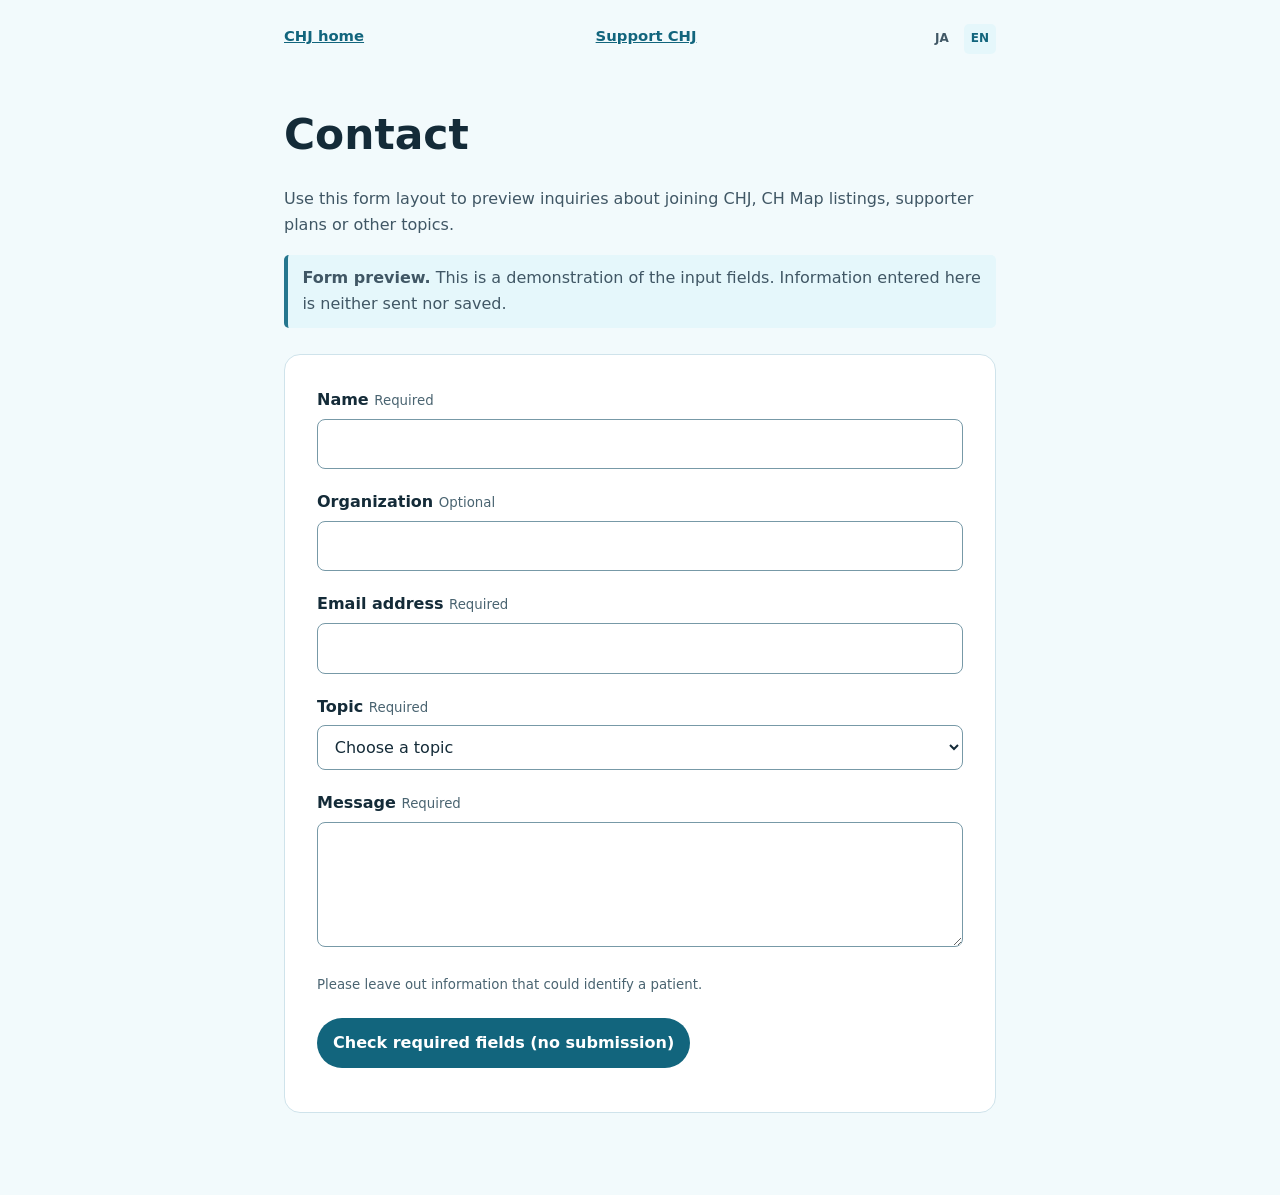
<file: preview/en/contact.html>
<!doctype html>
<html lang="en">
<head>
<meta charset="utf-8">
<meta name="viewport" content="width=device-width, initial-scale=1">
<meta name="robots" content="noindex">
<title>Contact | Community Hospital Japan</title>
<style>
:root{font-family:system-ui,sans-serif;color:#142b38;background:#f2fafc;line-height:1.65}
*{box-sizing:border-box}body{margin:0}header,main{max-width:760px;margin:auto;padding:24px}
header{display:flex;flex-wrap:wrap;justify-content:space-between;gap:10px;font-size:.925rem}
a{color:#12657d;font-weight:700}main{padding-top:16px;padding-bottom:64px}
h1{font-size:clamp(1.8rem,6vw,2.65rem);margin:6px 0}p{color:#405765}
.state{padding:.65rem .9rem;background:#e5f7fb;border-left:4px solid #25768e;border-radius:5px}
form{background:white;border:1px solid #cfe3eb;border-radius:16px;padding:clamp(16px,4vw,32px);margin:26px 0 18px}
.field{margin:0 0 20px}label{display:block;font-weight:700;margin:0 0 5px}
input,select,textarea{font:inherit;color:inherit;width:100%;border:1px solid #7799a7;border-radius:8px;padding:.7rem .8rem;background:white}
textarea{min-height:125px;resize:vertical}small{font-weight:400;color:#4a6471}
button{font:inherit;font-weight:700;color:white;background:#12657d;padding:.75rem 1rem;border:0;border-radius:99px;cursor:pointer}
:focus-visible{outline:3px solid #047289;outline-offset:3px}
output{display:block;margin-top:12px;color:#12657d;font-weight:600}

/* Language navigation */
.lang-switch{display:flex;align-items:center;gap:8px;flex:none;font-size:12px;font-weight:700;white-space:nowrap}
.lang-switch a{padding:5px 7px;border-radius:5px;text-decoration:none;color:#405765}
.lang-switch a[aria-current="page"]{color:#12657d;background:#e5f7fb}
</style>
</head>
<body>
<header><a href="index.html">CHJ home</a><a href="chj_supporter.html">Support CHJ</a><div class="lang-switch" aria-label="Language"><a href="../contact.html" lang="ja" hreflang="ja" title="日本語">JA</a><a href="contact.html" lang="en" hreflang="en" aria-current="page" title="English">EN</a></div></header>
<main>
  <h1>Contact</h1>
  <p>Use this form layout to preview inquiries about joining CHJ, CH Map listings, supporter plans or other topics.</p>
  <p class="state"><strong>Form preview.</strong> This is a demonstration of the input fields. Information entered here is neither sent nor saved.</p>
  <form id="contact-preview" autocomplete="off">
    <div class="field"><label for="name">Name <small>Required</small></label><input id="name" required maxlength="100"></div>
    <div class="field"><label for="org">Organization <small>Optional</small></label><input id="org" maxlength="150"></div>
    <div class="field"><label for="email">Email address <small>Required</small></label><input id="email" type="email" required maxlength="254"></div>
    <div class="field"><label for="topic">Topic <small>Required</small></label>
      <select id="topic" required><option value="">Choose a topic</option><option>Joining CHJ</option><option>CH Map listing</option><option>Supporter plans and consulting</option><option>Events and seminars</option><option>Other</option></select>
    </div>
    <div class="field"><label for="message">Message <small>Required</small></label><textarea id="message" required maxlength="3000" aria-describedby="privacy"></textarea><p id="privacy"><small>Please leave out information that could identify a patient.</small></p></div>
    <button type="button" id="check">Check required fields (no submission)</button>
    <output id="status" role="status"></output>
  </form>
</main>
<script>
const form = document.getElementById('contact-preview');
form.addEventListener('submit', (event) => event.preventDefault());
document.getElementById('check').addEventListener('click', () => {
  document.getElementById('status').textContent = form.reportValidity() ? 'Required fields checked. Your message has not been sent.' : '';
});
</script>
</body>
</html>
</file>
<file: preview/assets/news-comments.css>
.news-comments{margin-top:28px;padding-top:24px;border-top:1px solid var(--line,#d9e8ec);font-size:16px;color:var(--ink,#15333c)}
.news-comments h4{font-size:20px;line-height:1.4;margin:0 0 10px}.news-comments p{font-size:16px;line-height:1.7;margin:0 0 12px}
.news-comments .comment-note{color:var(--ink-60,#4f6b73);font-size:14px}.comment-list{display:grid;gap:16px;margin:20px 0}
.reader-comment{background:#fff;padding:18px;border:1px solid var(--line,#d9e8ec);border-radius:12px;min-width:0}
.reader-comment header{position:static;display:flex;flex-wrap:wrap;gap:8px 16px;align-items:baseline;box-shadow:none;border:0;margin-bottom:10px;background:transparent}
.reader-comment time{font-size:13px;color:#4f6b73}.reader-comment p{white-space:pre-wrap;overflow-wrap:anywhere}.reader-comment img{display:block;max-width:100%;max-height:460px;height:auto;border-radius:8px;margin-top:12px}
.comment-form{display:grid;gap:16px;background:#fff;padding:clamp(16px,3vw,24px);border:1px solid var(--line,#d9e8ec);border-radius:12px}
.comment-form label{display:block;font-weight:700;margin:0 0 6px}.comment-form input:not([type=checkbox]),.comment-form textarea{font:inherit;display:block;width:100%;max-width:100%;padding:10px 12px;color:inherit;background:#fff;border:1px solid #7996a1;border-radius:8px}
.comment-form textarea{min-height:120px;resize:vertical}.comment-form input[type=file]{padding:8px;font-size:14px}.comment-form small{display:block;color:#4f6b73;font-size:13px;margin-top:6px}
.comment-form .comment-trap{display:none}.news-comments button,.admin-toolbar button,.moderation-card button{font:inherit;font-weight:700;border:0;border-radius:99px;background:var(--teal-deep,#1f8fb5);color:#fff;padding:11px 20px;cursor:pointer;justify-self:start}
.news-comments button:disabled,.moderation-card button:disabled{opacity:.6;cursor:wait}.news-comments .photo-remove,.moderation-card .reject{background:#fff;color:#205264;border:1px solid #7996a1}
.news-comments :focus-visible,.moderation-main :focus-visible{outline:3px solid #12657d;outline-offset:3px}.photo-preview{display:block;max-width:100%;max-height:260px;border-radius:8px;margin:12px 0}
.comments-status{font-size:14px!important;line-height:1.7;overflow-wrap:anywhere}.comments-status[data-state=error]{color:#982f25}.comments-status[data-state=success]{color:#145d3f}
.comment-actions{display:flex;flex-wrap:wrap;align-items:center;gap:12px}.comment-more[hidden],.news-comments [hidden]{display:none!important}
.lang-switch{display:inline-flex!important;align-items:center;gap:7px;white-space:nowrap;font-size:14px}.lang-switch a{font-size:14px}.lang-switch [aria-current=page]{font-weight:900;color:var(--ink,#15333c)}
@media(max-width:760px){nav .lang-switch{display:inline-flex!important}nav .lang-switch a{display:inline!important}nav{gap:12px!important}.header-in{gap:12px!important;flex-wrap:wrap}.logo-img{max-width:135px}}
@media(max-width:400px){.header-in nav{order:3;width:100%;justify-content:flex-end}html{scroll-padding-top:145px}}
</file>
